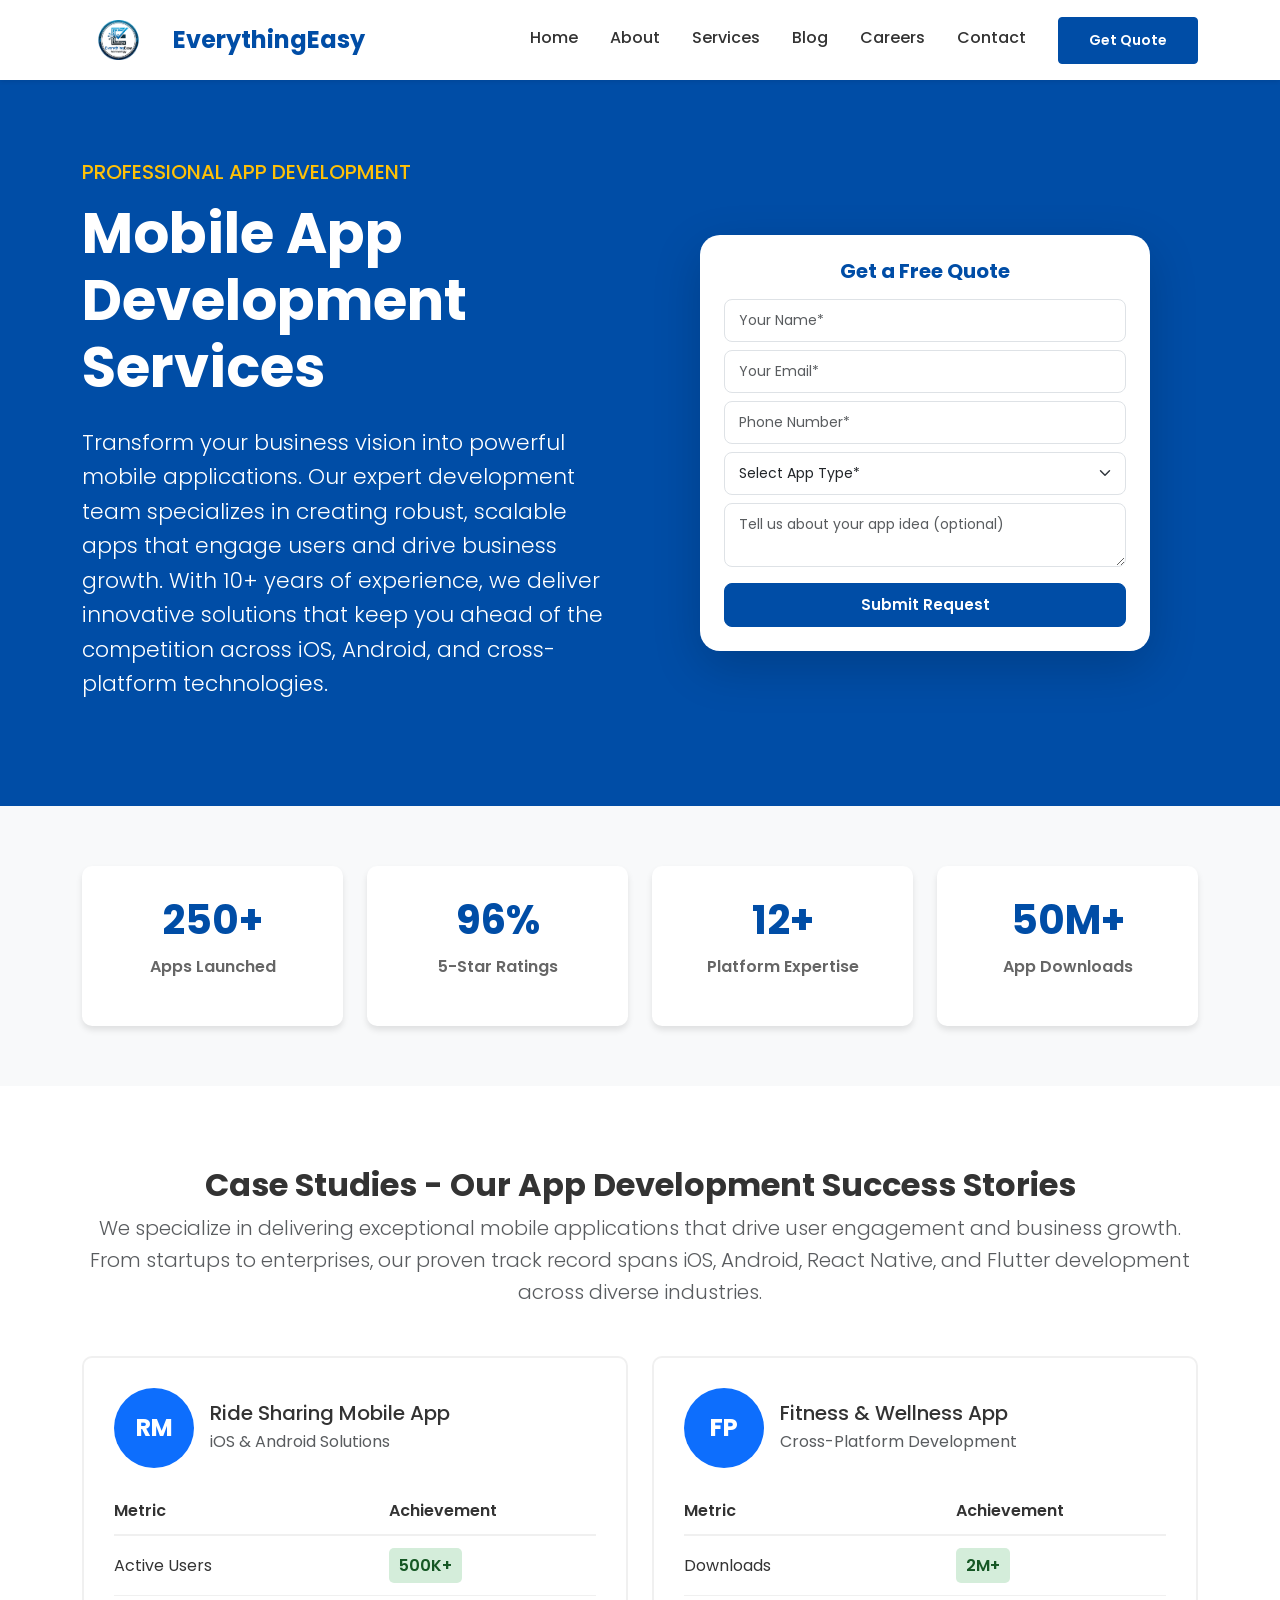
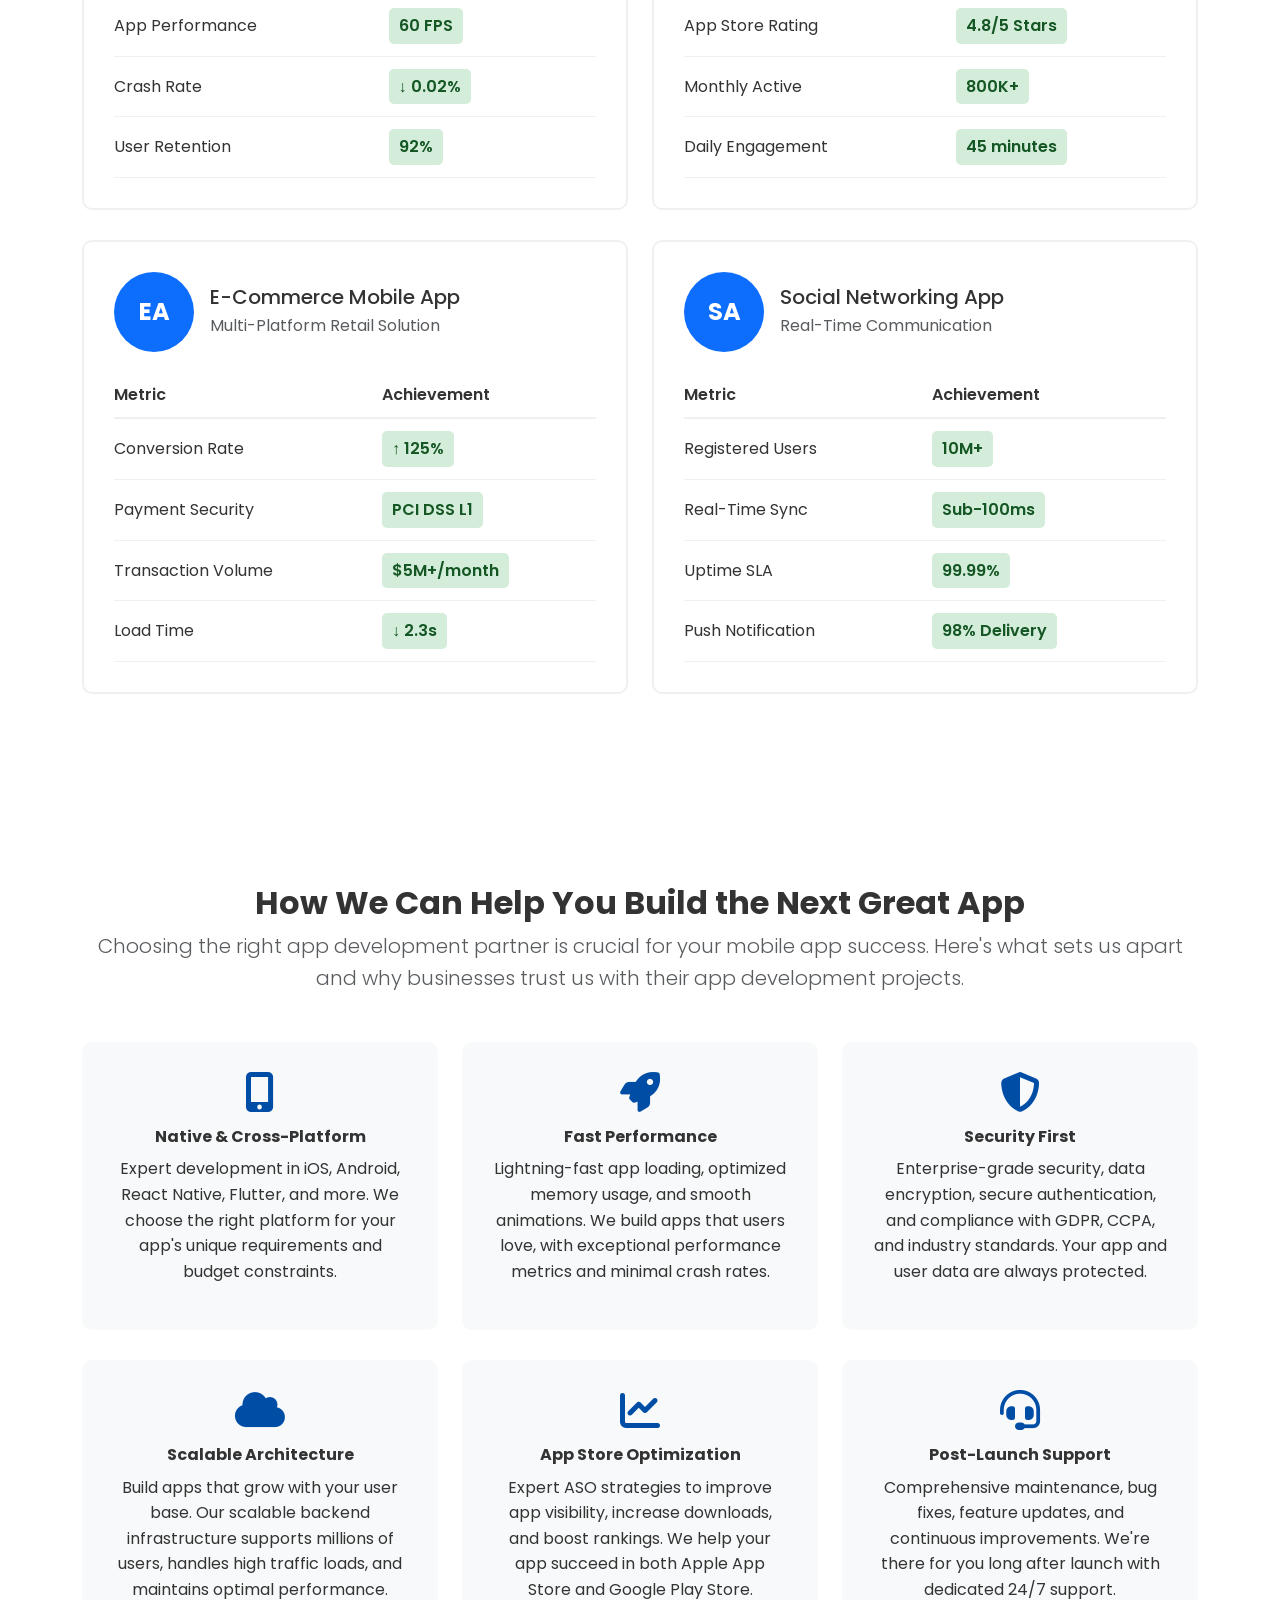
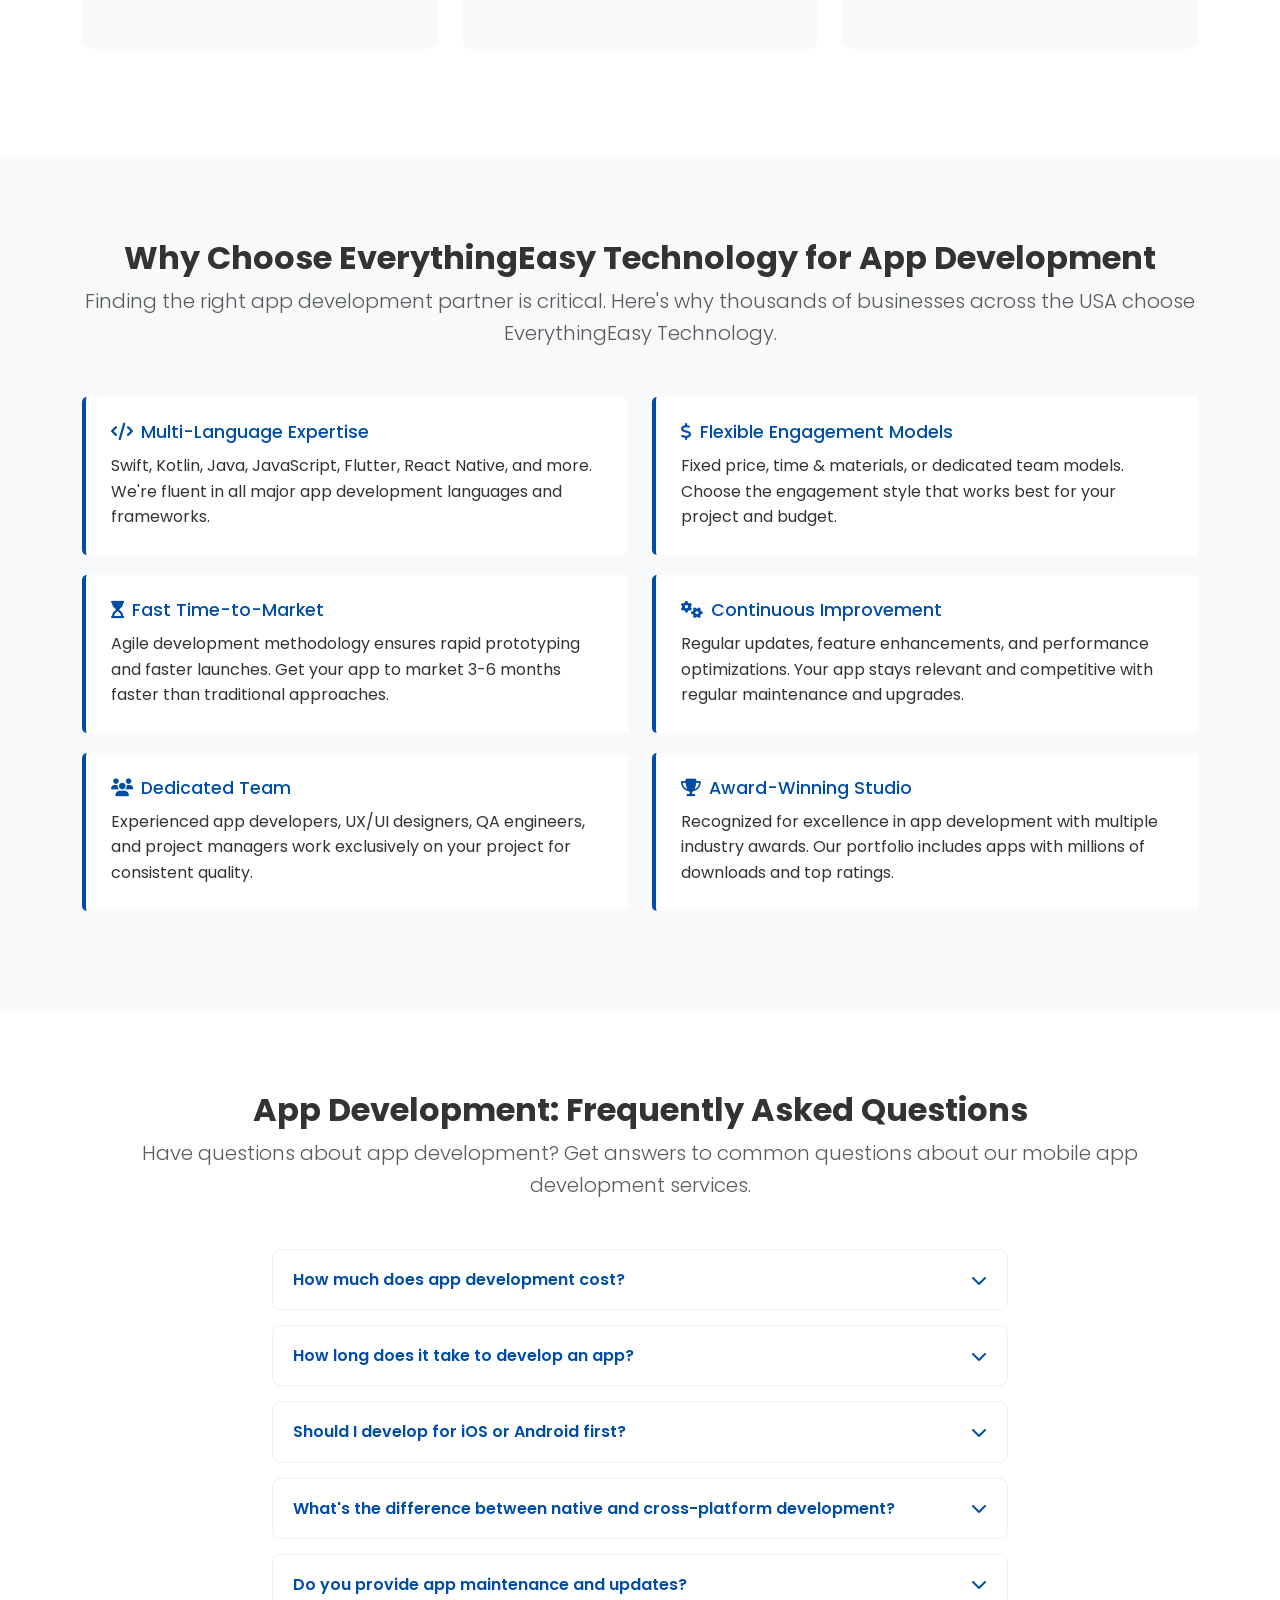
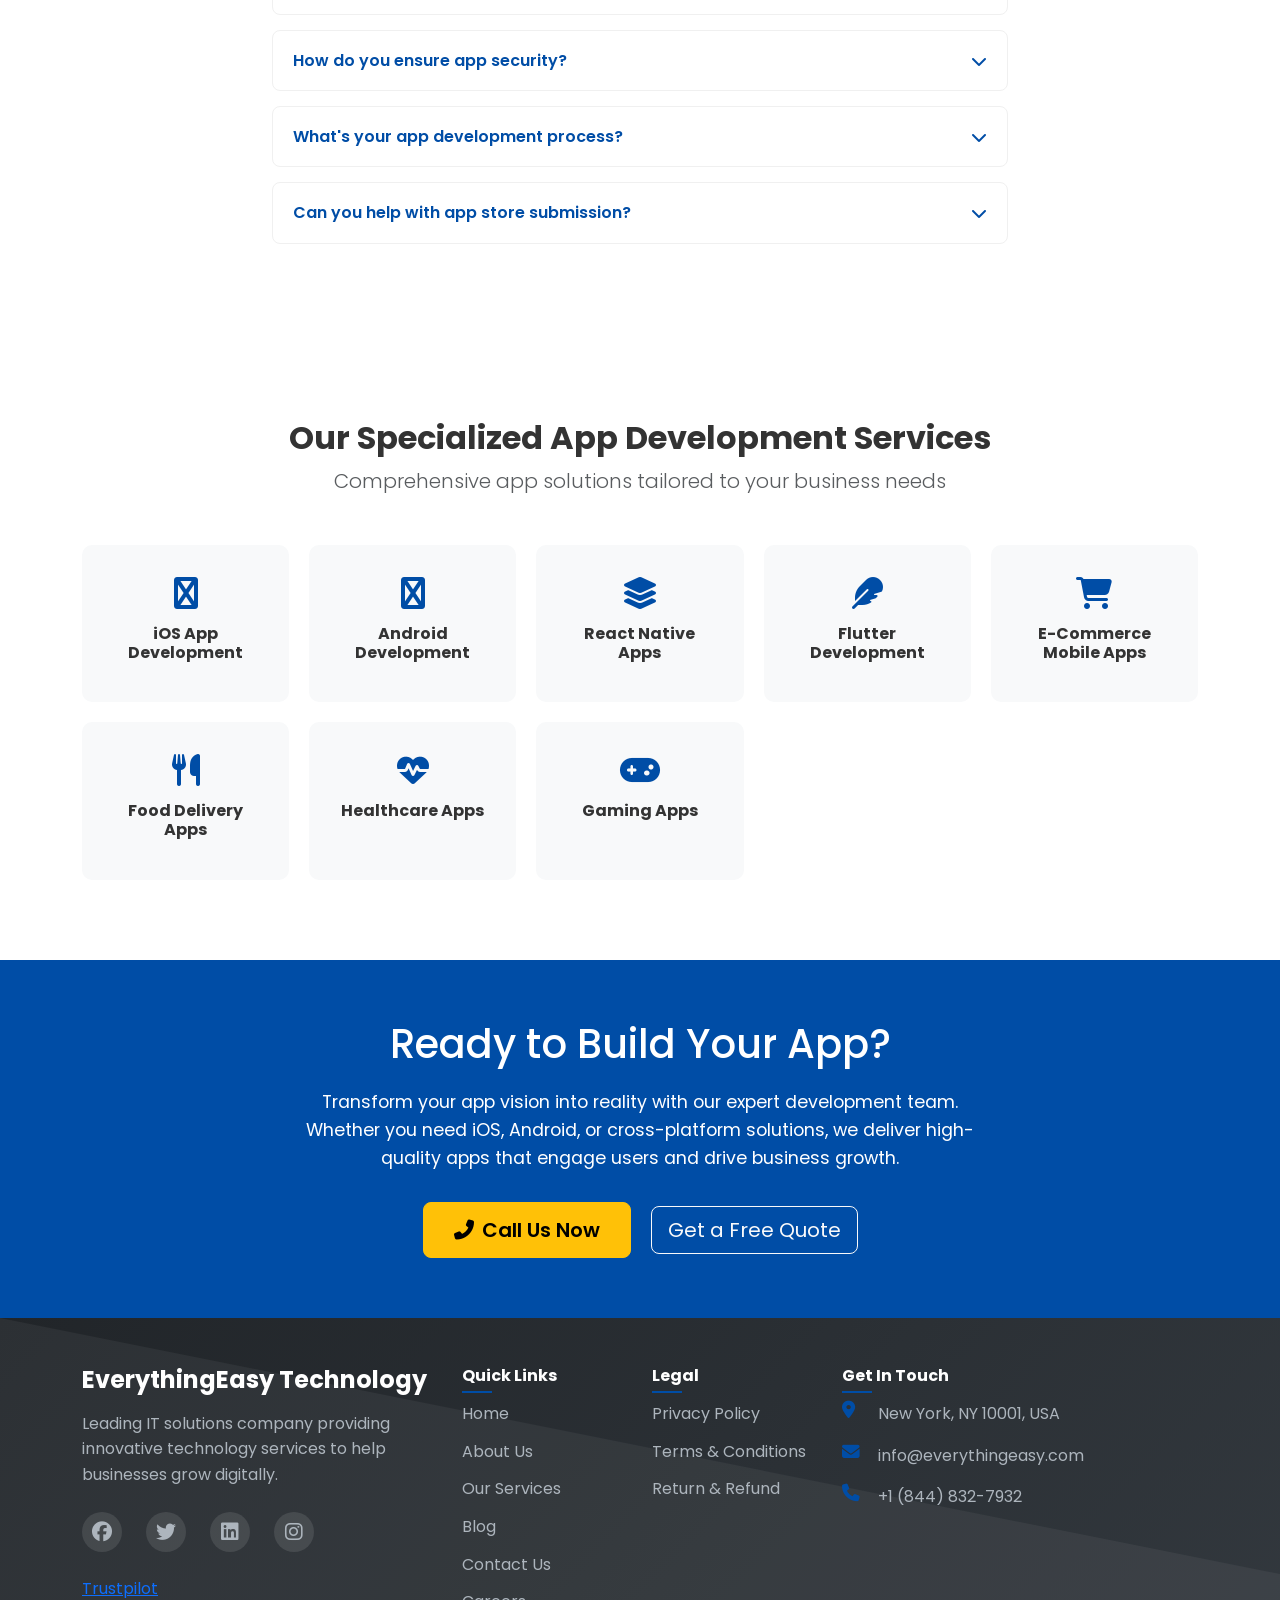
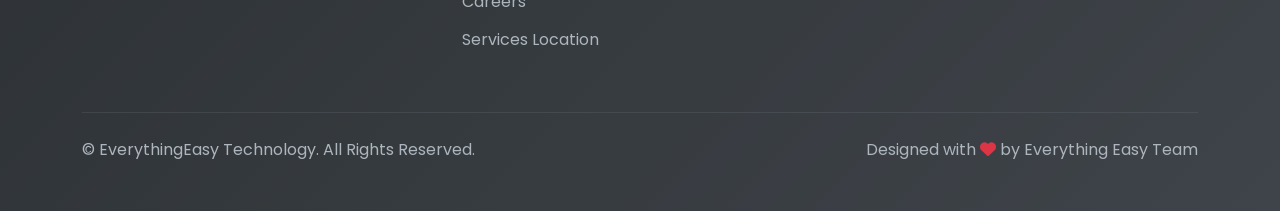
<file: app-development.html>
<!doctype html>
<html lang="en">
  <head>
    <meta charset="UTF-8" />
    <meta
      name="viewport"
      content="width=device-width, initial-scale=1.0, maximum-scale=5.0, user-scalable=yes"
    />
    <meta name="mobile-web-app-capable" content="yes" />
    <meta name="apple-mobile-web-app-capable" content="yes" />
    <meta name="apple-mobile-web-app-status-bar-style" content="default" />
    <meta name="theme-color" content="#0066cc" />
    <title>App Development Services - EverythingEasy Technology USA</title>
    <meta
      name="description"
      content="Professional mobile app development services in the USA. Native iOS, Android, and cross-platform solutions for your business needs."
    />
    <meta
      name="keywords"
      content="app development, mobile app development, iOS development, Android development, cross-platform apps"
    />
    <meta name="author" content="EverythingEasy" />
    <meta name="robots" content="index, follow" />
    <meta name="googlebot" content="index, follow" />
    <link
      rel="canonical"
      href="https://everythingeasy-usa.com/app-development.html"
    />

    <!-- Open Graph / Social -->
    <meta
      property="og:title"
      content="Professional App Development Services - EverythingEasy Technology USA"
    />
    <meta
      property="og:description"
      content="Get expert mobile app development services with proven results and modern technologies."
    />
    <meta property="og:type" content="website" />
    <meta property="og:site_name" content="EverythingEasy Technology USA" />

    <!-- Twitter -->
    <meta name="twitter:card" content="summary_large_image" />
    <meta
      name="twitter:title"
      content="Professional App Development Services - EverythingEasy Technology USA"
    />
    <meta
      name="twitter:description"
      content="Get expert mobile app development services with proven results and modern technologies."
    />

    <!-- CSS -->
    <link
      href="https://cdnjs.cloudflare.com/ajax/libs/bootstrap/5.3.2/css/bootstrap.min.css"
      rel="stylesheet"
    />
    <link
      href="https://cdnjs.cloudflare.com/ajax/libs/font-awesome/6.4.0/css/all.min.css"
      rel="stylesheet"
    />
    <link
      href="https://fonts.googleapis.com/css2?family=Poppins:wght@300;400;600;700&display=swap"
      rel="stylesheet"
    />
    <link href="css/style.css" rel="stylesheet" />

    <style>
      .service-hero {
        background: #004da6;
        color: white;
        padding: 80px 0;
        margin-top: 80px;
      }

      .service-hero h1 {
        line-height: 1.2;
        margin-bottom: 20px;
      }

      .metrics-section {
        background: #f8f9fa;
        padding: 60px 0;
      }

      .metric-box {
        text-align: center;
        padding: 30px;
        background: white;
        border-radius: 10px;
        box-shadow: 0 4px 6px rgba(0, 0, 0, 0.1);
      }

      .metric-box h2 {
        font-size: 2.5rem;
        color: #004da6;
        font-weight: 700;
        margin-bottom: 10px;
      }

      .metric-box p {
        color: #666;
        font-weight: 600;
      }

      .case-study-section {
        padding: 80px 0;
      }

      .case-study-card {
        background: white;
        border: 2px solid #f0f0f0;
        border-radius: 10px;
        padding: 30px;
        margin-bottom: 30px;
        transition: all 0.3s ease;
      }

      .case-study-card:hover {
        border-color: #004da6;
        box-shadow: 0 8px 20px rgba(0, 0, 0, 0.1);
      }

      .results-table {
        width: 100%;
        margin-top: 20px;
      }

      .results-table thead th {
        border-bottom: 2px solid #f0f0f0;
        padding: 10px 0;
        color: #333;
        font-weight: 600;
      }

      .results-table td {
        padding: 12px 0;
        border-bottom: 1px solid #f0f0f0;
      }

      .badge-success {
        display: inline-block;
        background: #d4edda;
        color: #155724;
        padding: 5px 10px;
        border-radius: 5px;
        font-weight: 600;
      }

      .how-we-help {
        padding: 80px 0;
        background: white;
      }

      .help-card {
        text-align: center;
        padding: 30px;
        margin-bottom: 30px;
        border-radius: 10px;
        background: #f8f9fa;
        transition: all 0.3s ease;
      }

      .help-card:hover {
        background: #004da6;
        color: white;
        transform: translateY(-5px);
      }

      .help-card i {
        font-size: 2.5rem;
        color: #004da6;
        margin-bottom: 15px;
      }

      .help-card:hover i {
        color: white;
      }

      .help-card h6 {
        font-weight: 700;
        margin-bottom: 10px;
      }

      .why-choose {
        padding: 80px 0;
        background: #f8f9fa;
      }

      .choose-card {
        background: white;
        border-left: 4px solid #004da6;
        padding: 25px;
        margin-bottom: 20px;
        border-radius: 5px;
      }

      .choose-card h5 {
        font-size: 1.1rem;
        margin-bottom: 10px;
        color: #004da6;
      }

      .boost-cta {
        background: #004da6;
        color: white;
        padding: 60px 0;
        text-align: center;
      }

      .boost-cta h2 {
        font-size: 2.5rem;
        margin-bottom: 20px;
      }

      .boost-cta p {
        font-size: 1.1rem;
        margin-bottom: 30px;
        max-width: 700px;
        margin-left: auto;
        margin-right: auto;
      }

      .faq-section {
        padding: 80px 0;
      }

      .faq-item {
        background: white;
        border: 1px solid #f0f0f0;
        border-radius: 8px;
        padding: 20px;
        margin-bottom: 15px;
        cursor: pointer;
        transition: all 0.3s ease;
      }

      .faq-item:hover {
        border-color: #004da6;
        box-shadow: 0 4px 12px rgba(0, 0, 0, 0.1);
      }

      .faq-item h6 {
        display: flex;
        justify-content: space-between;
        align-items: center;
        margin: 0;
        font-weight: 600;
        color: #004da6;
      }

      .faq-answer {
        display: none;
        margin-top: 15px;
        padding-top: 15px;
        border-top: 1px solid #f0f0f0;
      }

      .faq-item.active .faq-answer {
        display: block;
      }

      .faq-item.active h6 i {
        transform: rotate(180deg);
      }

      .faq-item h6 i {
        transition: transform 0.3s ease;
        color: #004da6;
      }

      .specialized-services {
        padding: 80px 0;
        background: white;
      }

      .service-grid {
        display: grid;
        grid-template-columns: repeat(auto-fit, minmax(200px, 1fr));
        gap: 20px;
      }

      .service-card-item {
        background: #f8f9fa;
        padding: 30px;
        border-radius: 10px;
        text-align: center;
        text-decoration: none;
        color: inherit;
        transition: all 0.3s ease;
        border: 2px solid transparent;
      }

      .service-card-item:hover {
        background: #004da6;
        color: white;
        border-color: #004da6;
        transform: translateY(-5px);
      }

      .service-card-item i {
        font-size: 2rem;
        color: #004da6;
        margin-bottom: 15px;
      }

      .service-card-item:hover i {
        color: white;
      }

      .service-card-item h6 {
        font-weight: 700;
      }
    </style>
  </head>

  <body>
    <div id="navbar-container"></div>
    <script src="js/navigation.js"></script>

    <!-- Hero Section -->
    <section class="service-hero" id="app-hero">
      <div class="container">
        <div class="row align-items-center">
          <div class="col-lg-6">
            <div class="hero-content">
              <h5 class="text-warning mb-3">PROFESSIONAL APP DEVELOPMENT</h5>
              <h1 class="display-4 fw-bold mb-4 text-white">
                Mobile App Development Services
              </h1>
              <p class="lead mb-4 text-white" style="font-size: 1.35rem">
                Transform your business vision into powerful mobile
                applications. Our expert development team specializes in
                creating robust, scalable apps that engage users and drive
                business growth. With 10+ years of experience, we deliver
                innovative solutions that keep you ahead of the competition
                across iOS, Android, and cross-platform technologies.
              </p>
            </div>
          </div>

          <div class="col-lg-5 col-md-8 col-sm-10 mx-auto">
            <div
              class="card shadow-lg border-0"
              style="
                border-radius: 20px;
                max-width: 450px;
                margin-left: auto;
                margin-right: auto;
              "
              id="hero-contact-form"
            >
              <div class="card-body p-3 p-md-4">
                <h4
                  class="fw-bold mb-3 text-center"
                  style="color: #004da6; font-size: 1.25rem"
                >
                  Get a Free Quote
                </h4>
                <form id="heroQuoteForm" class="hero-quote-form">
                  <div class="mb-2">
                    <input
                      type="text"
                      class="form-control"
                      id="heroName"
                      name="name"
                      placeholder="Your Name*"
                      required
                      style="
                        border-radius: 8px;
                        width: 100%;
                        box-sizing: border-box;
                        padding: 10px 14px;
                        font-size: 14px;
                      "
                    />
                  </div>
                  <div class="mb-2">
                    <input
                      type="email"
                      class="form-control"
                      id="heroEmail"
                      name="email"
                      placeholder="Your Email*"
                      required
                      style="
                        border-radius: 8px;
                        width: 100%;
                        box-sizing: border-box;
                        padding: 10px 14px;
                        font-size: 14px;
                      "
                    />
                  </div>
                  <div class="mb-2">
                    <input
                      type="tel"
                      class="form-control"
                      id="heroPhone"
                      name="phone"
                      placeholder="Phone Number*"
                      required
                      style="
                        border-radius: 8px;
                        width: 100%;
                        box-sizing: border-box;
                        padding: 10px 14px;
                        font-size: 14px;
                      "
                    />
                  </div>
                  <div class="mb-2">
                    <select
                      class="form-select"
                      id="heroService"
                      name="service"
                      required
                      style="
                        border-radius: 8px;
                        width: 100%;
                        box-sizing: border-box;
                        padding: 10px 14px;
                        font-size: 14px;
                      "
                    >
                      <option value="">Select App Type*</option>
                      <option value="ios-development">
                        iOS App Development
                      </option>
                      <option value="android-development">
                        Android Development
                      </option>
                      <option value="cross-platform">
                        Cross-Platform Apps (React Native)
                      </option>
                      <option value="flutter">Flutter App Development</option>
                      <option value="app-maintenance">
                        App Maintenance & Support
                      </option>
                      <option value="app-consulting">
                        App Strategy Consulting
                      </option>
                      <option value="other">Other</option>
                    </select>
                  </div>
                  <div class="mb-3">
                    <textarea
                      class="form-control"
                      id="heroMessage"
                      name="message"
                      rows="2"
                      placeholder="Tell us about your app idea (optional)"
                      style="
                        border-radius: 8px;
                        width: 100%;
                        box-sizing: border-box;
                        padding: 10px 14px;
                        font-size: 14px;
                      "
                    ></textarea>
                  </div>
                  <button
                    type="submit"
                    class="btn btn-primary w-100"
                    style="
                      border-radius: 8px;
                      padding: 10px;
                      font-size: 15px;
                      font-weight: 600;
                    "
                  >
                    Submit Request
                  </button>
                  <div id="heroFormResult" class="mt-2 d-none"></div>
                </form>
              </div>
            </div>
          </div>
        </div>
      </div>
    </section>

    <!-- Metrics Section -->
    <section class="metrics-section">
      <div class="container">
        <div class="row">
          <div class="col-md-3 col-6">
            <div class="metric-box">
              <h2>250+</h2>
              <p>Apps Launched</p>
            </div>
          </div>
          <div class="col-md-3 col-6">
            <div class="metric-box">
              <h2>96%</h2>
              <p>5-Star Ratings</p>
            </div>
          </div>
          <div class="col-md-3 col-6">
            <div class="metric-box">
              <h2>12+</h2>
              <p>Platform Expertise</p>
            </div>
          </div>
          <div class="col-md-3 col-6">
            <div class="metric-box">
              <h2>50M+</h2>
              <p>App Downloads</p>
            </div>
          </div>
        </div>
      </div>
    </section>

    <!-- Case Studies Section -->
    <section class="case-study-section">
      <div class="container">
        <div class="text-center mb-5">
          <h2 class="fw-bold">
            Case Studies - Our App Development Success Stories
          </h2>
          <p class="lead text-muted">
            We specialize in delivering exceptional mobile applications that
            drive user engagement and business growth. From startups to
            enterprises, our proven track record spans iOS, Android, React
            Native, and Flutter development across diverse industries.
          </p>
        </div>

        <div class="row">
          <!-- Case Study 1 -->
          <div class="col-lg-6">
            <div class="case-study-card">
              <div class="d-flex align-items-center mb-3">
                <div
                  class="bg-primary text-white rounded-circle d-flex align-items-center justify-content-center"
                  style="
                    width: 80px;
                    height: 80px;
                    font-size: 24px;
                    font-weight: 700;
                  "
                >
                  RM
                </div>
                <div class="ms-3">
                  <h5 class="mb-1">Ride Sharing Mobile App</h5>
                  <p class="text-muted mb-0">iOS & Android Solutions</p>
                </div>
              </div>
              <table class="results-table">
                <thead>
                  <tr>
                    <th>Metric</th>
                    <th>Achievement</th>
                  </tr>
                </thead>
                <tbody>
                  <tr>
                    <td>Active Users</td>
                    <td><span class="badge-success">500K+</span></td>
                  </tr>
                  <tr>
                    <td>App Performance</td>
                    <td><span class="badge-success">60 FPS</span></td>
                  </tr>
                  <tr>
                    <td>Crash Rate</td>
                    <td><span class="badge-success">↓ 0.02%</span></td>
                  </tr>
                  <tr>
                    <td>User Retention</td>
                    <td><span class="badge-success">92%</span></td>
                  </tr>
                </tbody>
              </table>
            </div>
          </div>

          <!-- Case Study 2 -->
          <div class="col-lg-6">
            <div class="case-study-card">
              <div class="d-flex align-items-center mb-3">
                <div
                  class="bg-primary text-white rounded-circle d-flex align-items-center justify-content-center"
                  style="
                    width: 80px;
                    height: 80px;
                    font-size: 24px;
                    font-weight: 700;
                  "
                >
                  FP
                </div>
                <div class="ms-3">
                  <h5 class="mb-1">Fitness & Wellness App</h5>
                  <p class="text-muted mb-0">Cross-Platform Development</p>
                </div>
              </div>
              <table class="results-table">
                <thead>
                  <tr>
                    <th>Metric</th>
                    <th>Achievement</th>
                  </tr>
                </thead>
                <tbody>
                  <tr>
                    <td>Downloads</td>
                    <td><span class="badge-success">2M+</span></td>
                  </tr>
                  <tr>
                    <td>App Store Rating</td>
                    <td><span class="badge-success">4.8/5 Stars</span></td>
                  </tr>
                  <tr>
                    <td>Monthly Active</td>
                    <td><span class="badge-success">800K+</span></td>
                  </tr>
                  <tr>
                    <td>Daily Engagement</td>
                    <td><span class="badge-success">45 minutes</span></td>
                  </tr>
                </tbody>
              </table>
            </div>
          </div>

          <!-- Case Study 3 -->
          <div class="col-lg-6">
            <div class="case-study-card">
              <div class="d-flex align-items-center mb-3">
                <div
                  class="bg-primary text-white rounded-circle d-flex align-items-center justify-content-center"
                  style="
                    width: 80px;
                    height: 80px;
                    font-size: 24px;
                    font-weight: 700;
                  "
                >
                  EA
                </div>
                <div class="ms-3">
                  <h5 class="mb-1">E-Commerce Mobile App</h5>
                  <p class="text-muted mb-0">Multi-Platform Retail Solution</p>
                </div>
              </div>
              <table class="results-table">
                <thead>
                  <tr>
                    <th>Metric</th>
                    <th>Achievement</th>
                  </tr>
                </thead>
                <tbody>
                  <tr>
                    <td>Conversion Rate</td>
                    <td><span class="badge-success">↑ 125%</span></td>
                  </tr>
                  <tr>
                    <td>Payment Security</td>
                    <td><span class="badge-success">PCI DSS L1</span></td>
                  </tr>
                  <tr>
                    <td>Transaction Volume</td>
                    <td><span class="badge-success">$5M+/month</span></td>
                  </tr>
                  <tr>
                    <td>Load Time</td>
                    <td><span class="badge-success">↓ 2.3s</span></td>
                  </tr>
                </tbody>
              </table>
            </div>
          </div>

          <!-- Case Study 4 -->
          <div class="col-lg-6">
            <div class="case-study-card">
              <div class="d-flex align-items-center mb-3">
                <div
                  class="bg-primary text-white rounded-circle d-flex align-items-center justify-content-center"
                  style="
                    width: 80px;
                    height: 80px;
                    font-size: 24px;
                    font-weight: 700;
                  "
                >
                  SA
                </div>
                <div class="ms-3">
                  <h5 class="mb-1">Social Networking App</h5>
                  <p class="text-muted mb-0">Real-Time Communication</p>
                </div>
              </div>
              <table class="results-table">
                <thead>
                  <tr>
                    <th>Metric</th>
                    <th>Achievement</th>
                  </tr>
                </thead>
                <tbody>
                  <tr>
                    <td>Registered Users</td>
                    <td><span class="badge-success">10M+</span></td>
                  </tr>
                  <tr>
                    <td>Real-Time Sync</td>
                    <td><span class="badge-success">Sub-100ms</span></td>
                  </tr>
                  <tr>
                    <td>Uptime SLA</td>
                    <td><span class="badge-success">99.99%</span></td>
                  </tr>
                  <tr>
                    <td>Push Notification</td>
                    <td><span class="badge-success">98% Delivery</span></td>
                  </tr>
                </tbody>
              </table>
            </div>
          </div>
        </div>
      </div>
    </section>

    <!-- How We Can Help Section -->
    <section class="how-we-help">
      <div class="container">
        <div class="text-center mb-5">
          <h2 class="fw-bold">How We Can Help You Build the Next Great App</h2>
          <p class="lead text-muted">
            Choosing the right app development partner is crucial for your
            mobile app success. Here's what sets us apart and why businesses
            trust us with their app development projects.
          </p>
        </div>

        <div class="row">
          <div class="col-lg-4 col-md-6">
            <div class="help-card">
              <i class="fas fa-mobile-alt"></i>
              <h6>Native & Cross-Platform</h6>
              <p>
                Expert development in iOS, Android, React Native, Flutter, and
                more. We choose the right platform for your app's unique
                requirements and budget constraints.
              </p>
            </div>
          </div>

          <div class="col-lg-4 col-md-6">
            <div class="help-card">
              <i class="fas fa-rocket"></i>
              <h6>Fast Performance</h6>
              <p>
                Lightning-fast app loading, optimized memory usage, and smooth
                animations. We build apps that users love, with exceptional
                performance metrics and minimal crash rates.
              </p>
            </div>
          </div>

          <div class="col-lg-4 col-md-6">
            <div class="help-card">
              <i class="fas fa-shield-alt"></i>
              <h6>Security First</h6>
              <p>
                Enterprise-grade security, data encryption, secure
                authentication, and compliance with GDPR, CCPA, and industry
                standards. Your app and user data are always protected.
              </p>
            </div>
          </div>

          <div class="col-lg-4 col-md-6">
            <div class="help-card">
              <i class="fas fa-cloud"></i>
              <h6>Scalable Architecture</h6>
              <p>
                Build apps that grow with your user base. Our scalable backend
                infrastructure supports millions of users, handles high traffic
                loads, and maintains optimal performance.
              </p>
            </div>
          </div>

          <div class="col-lg-4 col-md-6">
            <div class="help-card">
              <i class="fas fa-chart-line"></i>
              <h6>App Store Optimization</h6>
              <p>
                Expert ASO strategies to improve app visibility, increase
                downloads, and boost rankings. We help your app succeed in both
                Apple App Store and Google Play Store.
              </p>
            </div>
          </div>

          <div class="col-lg-4 col-md-6">
            <div class="help-card">
              <i class="fas fa-headset"></i>
              <h6>Post-Launch Support</h6>
              <p>
                Comprehensive maintenance, bug fixes, feature updates, and
                continuous improvements. We're there for you long after launch
                with dedicated 24/7 support.
              </p>
            </div>
          </div>
        </div>
      </div>
    </section>

    <!-- Why Choose Us Section -->
    <section class="why-choose">
      <div class="container">
        <div class="text-center mb-5">
          <h2 class="fw-bold">
            Why Choose EverythingEasy Technology for App Development
          </h2>
          <p class="lead text-muted">
            Finding the right app development partner is critical. Here's why
            thousands of businesses across the USA choose EverythingEasy
            Technology.
          </p>
        </div>

        <div class="row">
          <div class="col-lg-6">
            <div class="choose-card">
              <h5><i class="fas fa-code me-2"></i>Multi-Language Expertise</h5>
              <p class="mb-0">
                Swift, Kotlin, Java, JavaScript, Flutter, React Native, and
                more. We're fluent in all major app development languages and
                frameworks.
              </p>
            </div>
          </div>

          <div class="col-lg-6">
            <div class="choose-card">
              <h5>
                <i class="fas fa-dollar-sign me-2"></i>Flexible Engagement
                Models
              </h5>
              <p class="mb-0">
                Fixed price, time & materials, or dedicated team models. Choose
                the engagement style that works best for your project and
                budget.
              </p>
            </div>
          </div>

          <div class="col-lg-6">
            <div class="choose-card">
              <h5>
                <i class="fas fa-hourglass-start me-2"></i>Fast Time-to-Market
              </h5>
              <p class="mb-0">
                Agile development methodology ensures rapid prototyping and
                faster launches. Get your app to market 3-6 months faster than
                traditional approaches.
              </p>
            </div>
          </div>

          <div class="col-lg-6">
            <div class="choose-card">
              <h5><i class="fas fa-cogs me-2"></i>Continuous Improvement</h5>
              <p class="mb-0">
                Regular updates, feature enhancements, and performance
                optimizations. Your app stays relevant and competitive with
                regular maintenance and upgrades.
              </p>
            </div>
          </div>

          <div class="col-lg-6">
            <div class="choose-card">
              <h5><i class="fas fa-users me-2"></i>Dedicated Team</h5>
              <p class="mb-0">
                Experienced app developers, UX/UI designers, QA engineers, and
                project managers work exclusively on your project for consistent
                quality.
              </p>
            </div>
          </div>

          <div class="col-lg-6">
            <div class="choose-card">
              <h5><i class="fas fa-trophy me-2"></i>Award-Winning Studio</h5>
              <p class="mb-0">
                Recognized for excellence in app development with multiple
                industry awards. Our portfolio includes apps with millions of
                downloads and top ratings.
              </p>
            </div>
          </div>
        </div>
      </div>
    </section>

    <!-- FAQ Section -->
    <section class="faq-section">
      <div class="container">
        <div class="text-center mb-5">
          <h2 class="fw-bold">App Development: Frequently Asked Questions</h2>
          <p class="lead text-muted">
            Have questions about app development? Get answers to common
            questions about our mobile app development services.
          </p>
        </div>

        <div class="row">
          <div class="col-lg-8 mx-auto">
            <div class="faq-item" onclick="toggleFaq(this)">
              <h6>
                How much does app development cost?
                <i class="fas fa-chevron-down"></i>
              </h6>
              <div class="faq-answer">
                <p>
                  App development costs depend on complexity, features,
                  platforms, and design requirements. A simple MVP might cost
                  $15K-$30K, while a full-featured iOS and Android app can range
                  from $50K-$150K+. We provide detailed quotes after
                  understanding your requirements.
                </p>
              </div>
            </div>

            <div class="faq-item" onclick="toggleFaq(this)">
              <h6>
                How long does it take to develop an app?
                <i class="fas fa-chevron-down"></i>
              </h6>
              <div class="faq-answer">
                <p>
                  A simple app can take 3-6 months, while more complex
                  applications take 6-12 months or longer. We use agile
                  methodology for faster iteration and regular delivery of
                  working features throughout the development process.
                </p>
              </div>
            </div>

            <div class="faq-item" onclick="toggleFaq(this)">
              <h6>
                Should I develop for iOS or Android first?
                <i class="fas fa-chevron-down"></i>
              </h6>
              <div class="faq-answer">
                <p>
                  It depends on your target audience. iOS users typically have
                  higher spending power, while Android has larger market share.
                  We recommend starting with your primary market audience and
                  expanding to other platforms later using cross-platform
                  solutions like React Native or Flutter.
                </p>
              </div>
            </div>

            <div class="faq-item" onclick="toggleFaq(this)">
              <h6>
                What's the difference between native and cross-platform
                development?
                <i class="fas fa-chevron-down"></i>
              </h6>
              <div class="faq-answer">
                <p>
                  Native apps (Swift, Kotlin) offer best performance and deep OS
                  integration, while cross-platform (React Native, Flutter)
                  reduce development time and cost. We recommend native for
                  performance-critical apps and cross-platform for faster,
                  cost-effective development.
                </p>
              </div>
            </div>

            <div class="faq-item" onclick="toggleFaq(this)">
              <h6>
                Do you provide app maintenance and updates?
                <i class="fas fa-chevron-down"></i>
              </h6>
              <div class="faq-answer">
                <p>
                  Yes, we offer comprehensive maintenance and support packages.
                  This includes bug fixes, security updates, OS compatibility
                  updates, feature enhancements, and performance optimization to
                  keep your app fresh and competitive.
                </p>
              </div>
            </div>

            <div class="faq-item" onclick="toggleFaq(this)">
              <h6>
                How do you ensure app security?
                <i class="fas fa-chevron-down"></i>
              </h6>
              <div class="faq-answer">
                <p>
                  We implement enterprise-grade security including end-to-end
                  encryption, secure authentication, data protection, SSL/TLS,
                  and compliance with GDPR and CCPA. Regular security audits and
                  penetration testing ensure your app is protected against
                  vulnerabilities.
                </p>
              </div>
            </div>

            <div class="faq-item" onclick="toggleFaq(this)">
              <h6>
                What's your app development process?
                <i class="fas fa-chevron-down"></i>
              </h6>
              <div class="faq-answer">
                <p>
                  We follow: Discovery & Planning → Design & Wireframing →
                  Development (Agile sprints) → QA Testing → Beta Launch →
                  Production Release → Post-Launch Support. Regular demos and
                  reviews ensure alignment with your vision throughout
                  development.
                </p>
              </div>
            </div>

            <div class="faq-item" onclick="toggleFaq(this)">
              <h6>
                Can you help with app store submission?
                <i class="fas fa-chevron-down"></i>
              </h6>
              <div class="faq-answer">
                <p>
                  Absolutely! We handle the entire app store submission process
                  including app optimization, screenshots, descriptions, review
                  preparation, and launch coordination. We'll ensure your app
                  passes Apple App Store and Google Play guidelines smoothly.
                </p>
              </div>
            </div>
          </div>
        </div>
      </div>
    </section>

    <!-- Specialized Services Section -->
    <section class="specialized-services">
      <div class="container">
        <div class="text-center mb-5">
          <h2 class="fw-bold">Our Specialized App Development Services</h2>
          <p class="lead text-muted">
            Comprehensive app solutions tailored to your business needs
          </p>
        </div>

        <div class="service-grid">
          <a href="services.html" class="service-card-item">
            <i class="fas fa-apple"></i>
            <h6>iOS App Development</h6>
          </a>
          <a href="services.html" class="service-card-item">
            <i class="fas fa-android"></i>
            <h6>Android Development</h6>
          </a>
          <a href="services.html" class="service-card-item">
            <i class="fas fa-layer-group"></i>
            <h6>React Native Apps</h6>
          </a>
          <a href="services.html" class="service-card-item">
            <i class="fas fa-feather"></i>
            <h6>Flutter Development</h6>
          </a>
          <a href="services.html" class="service-card-item">
            <i class="fas fa-shopping-cart"></i>
            <h6>E-Commerce Mobile Apps</h6>
          </a>
          <a href="services.html" class="service-card-item">
            <i class="fas fa-utensils"></i>
            <h6>Food Delivery Apps</h6>
          </a>
          <a href="services.html" class="service-card-item">
            <i class="fas fa-heartbeat"></i>
            <h6>Healthcare Apps</h6>
          </a>
          <a href="services.html" class="service-card-item">
            <i class="fas fa-gamepad"></i>
            <h6>Gaming Apps</h6>
          </a>
        </div>
      </div>
    </section>

    <!-- CTA Section -->
    <section class="boost-cta">
      <div class="container">
        <h2>Ready to Build Your App?</h2>
        <p>
          Transform your app vision into reality with our expert development
          team. Whether you need iOS, Android, or cross-platform solutions, we
          deliver high-quality apps that engage users and drive business growth.
        </p>
        <a href="tel:+18443299832" class="btn btn-warning btn-lg me-3">
          <i class="fas fa-phone-alt me-2"></i>Call Us Now
        </a>
        <a href="#app-hero" class="btn btn-outline-light btn-lg">
          Get a Free Quote
        </a>
      </div>
    </section>

    <div id="footer-container"></div>

    <!-- Bootstrap JS -->
    <script src="https://cdnjs.cloudflare.com/ajax/libs/bootstrap/5.3.2/js/bootstrap.bundle.min.js"></script>

    <script>
      function setActiveNavLink() {
        const currentPagePath = window.location.pathname;
        const currentPage = currentPagePath.split("/").pop();
        const navLinks = document.querySelectorAll(
          ".navbar-nav .nav-link:not(.btn)",
        );

        navLinks.forEach((link) => {
          link.classList.remove("active");
          const href = link.getAttribute("href");
          if (
            href &&
            (href === currentPage ||
              (currentPage === "" && href === "index.html") ||
              (!currentPage && href === "index.html"))
          ) {
            link.classList.add("active");
          }
        });
      }

      fetch("navbar.html")
        .then((r) => r.text())
        .then((html) => {
          document.getElementById("navbar-container").innerHTML = html;
          setActiveNavLink();
        });

      fetch("footer.html")
        .then((r) => r.text())
        .then((html) => {
          document.getElementById("footer-container").innerHTML = html;
        });

      function toggleFaq(element) {
        element.classList.toggle("active");
      }

      document.querySelectorAll('a[href^="#"]').forEach((anchor) => {
        anchor.addEventListener("click", function (e) {
          e.preventDefault();
          const target = document.querySelector(this.getAttribute("href"));
          if (target) {
            target.scrollIntoView({
              behavior: "smooth",
              block: "start",
            });
          }
        });
      });

      const observerOptions = {
        threshold: 0.1,
        rootMargin: "0px 0px -50px 0px",
      };

      const observer = new IntersectionObserver(function (entries) {
        entries.forEach((entry) => {
          if (entry.isIntersecting) {
            entry.target.style.opacity = "1";
            entry.target.style.transform = "translateY(0)";
          }
        });
      }, observerOptions);

      document
        .querySelectorAll(".case-study-card, .help-card, .choose-card")
        .forEach((el) => {
          el.style.opacity = "0";
          el.style.transform = "translateY(20px)";
          el.style.transition = "opacity 0.6s ease, transform 0.6s ease";
          observer.observe(el);
        });

      // Form submission handler - static data
      document
        .getElementById("heroQuoteForm")
        .addEventListener("submit", function (e) {
          e.preventDefault();

          const submitBtn = this.querySelector('button[type="submit"]');
          const originalText = submitBtn.innerHTML;
          submitBtn.innerHTML =
            '<i class="fas fa-spinner fa-spin me-2"></i>Submitting...';
          submitBtn.disabled = true;

          // Simulate brief processing time
          setTimeout(() => {
            const formResult = document.getElementById("heroFormResult");
            formResult.className = "mt-2 alert alert-success";
            formResult.innerHTML =
              '<i class="fas fa-check-circle me-2"></i>Thank you! Your app development quote request has been received. We will contact you soon.';
            formResult.classList.remove("d-none");

            this.reset();
            submitBtn.innerHTML = originalText;
            submitBtn.disabled = false;

            // Hide message after 6 seconds
            setTimeout(() => {
              formResult.classList.add("d-none");
            }, 6000);
          }, 800);
        });
    </script>
  </body>
</html>
</file>
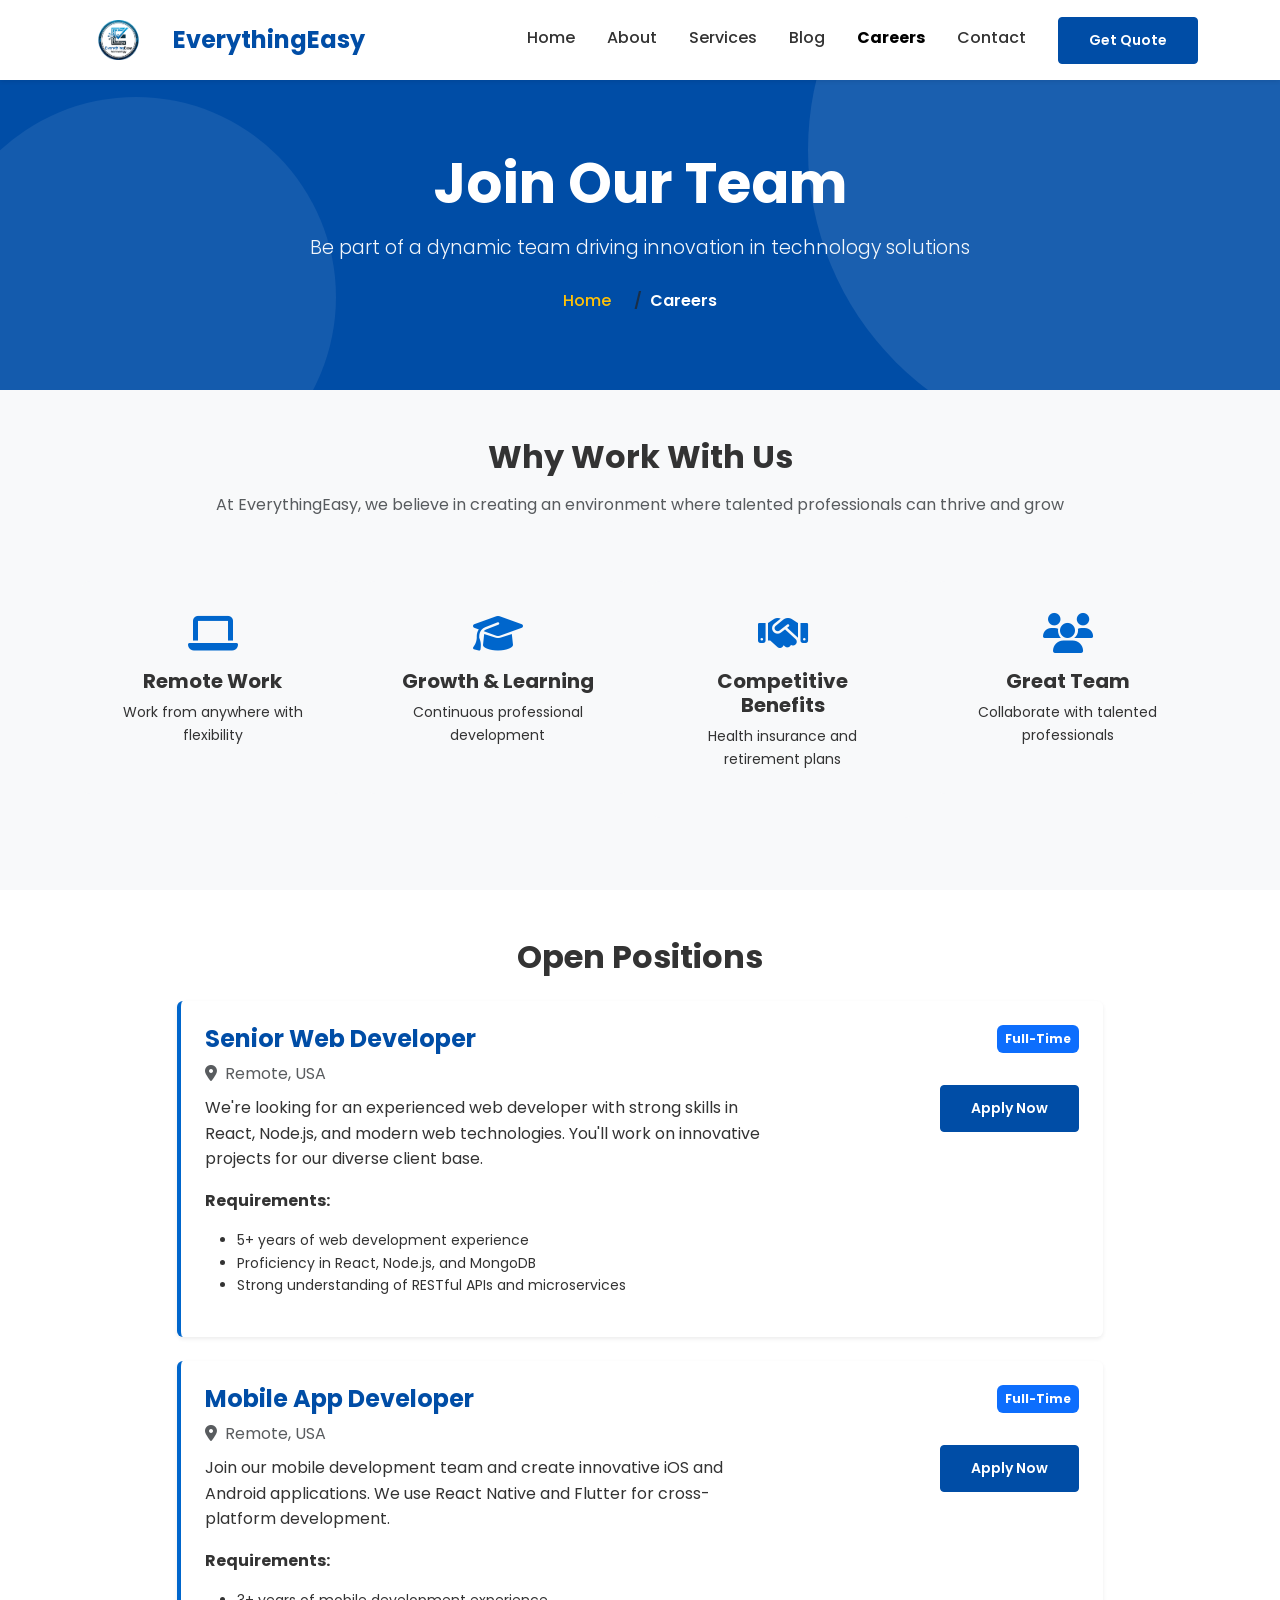
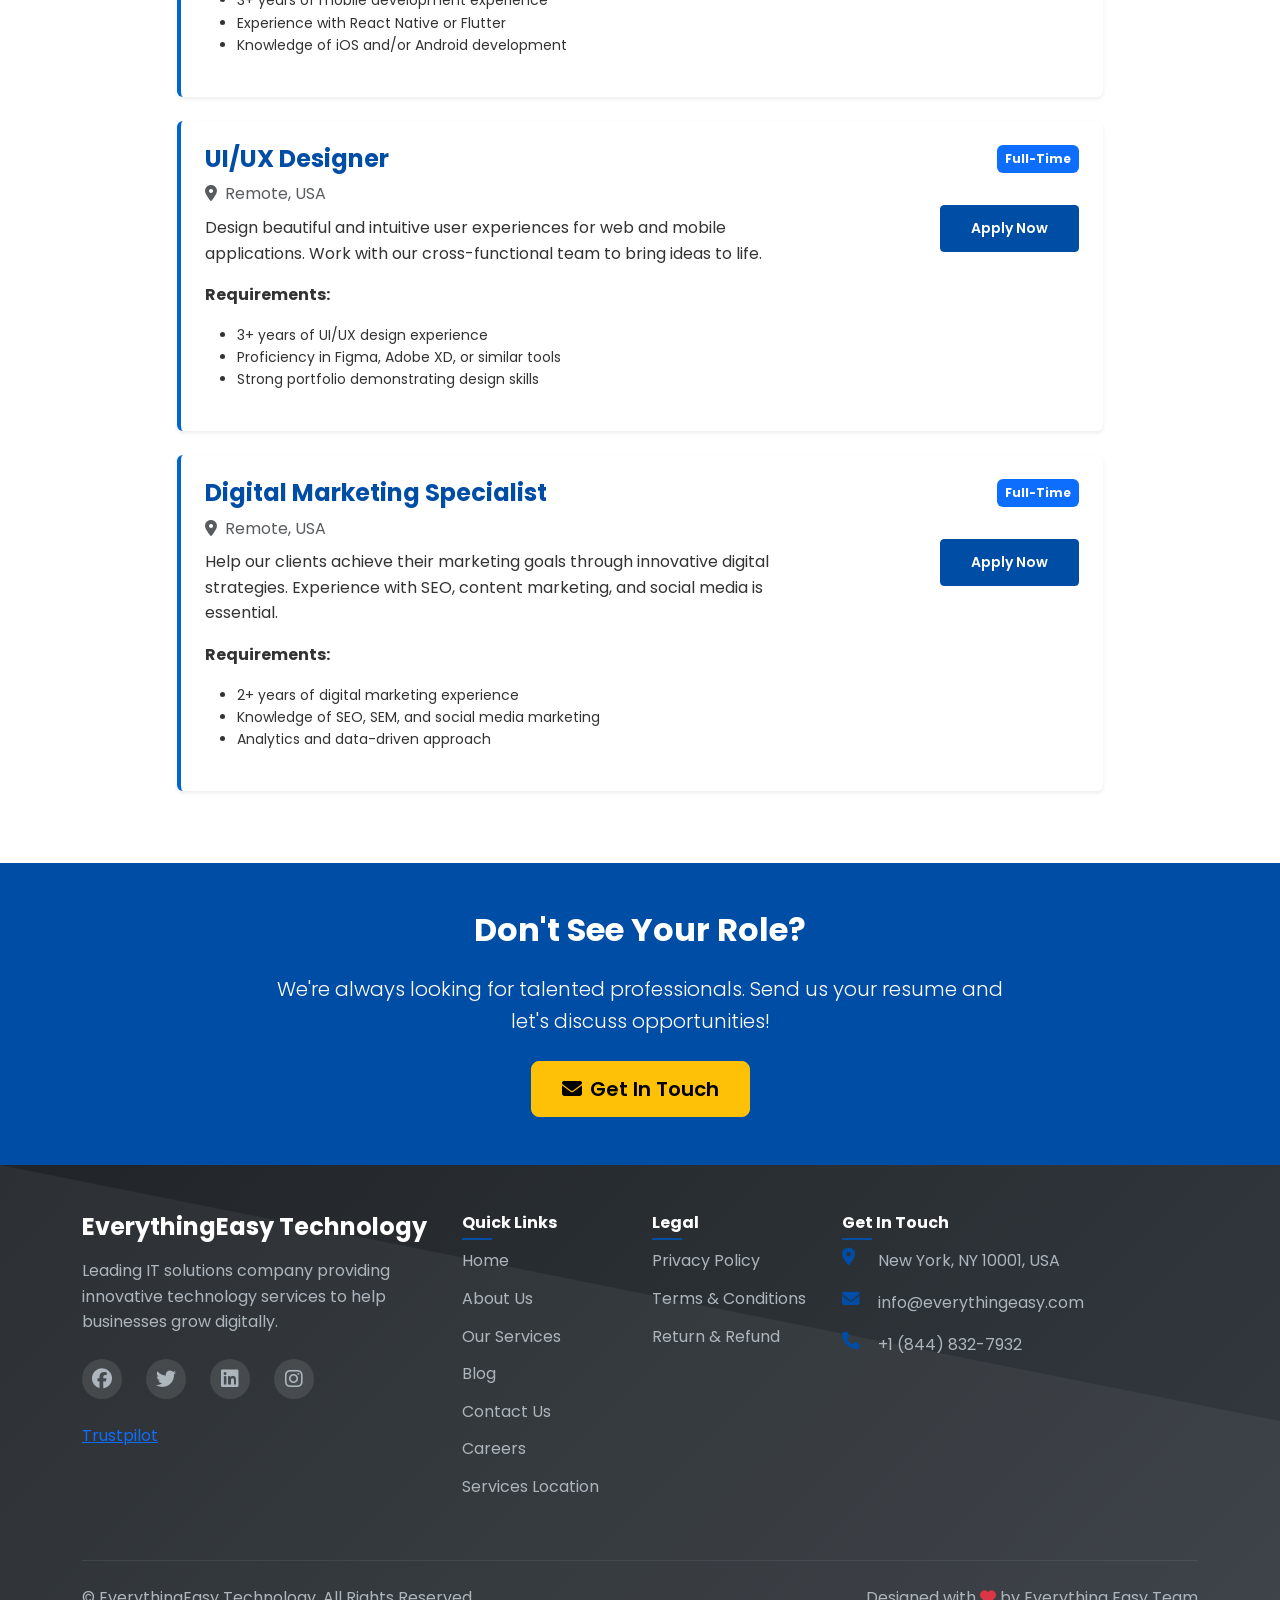
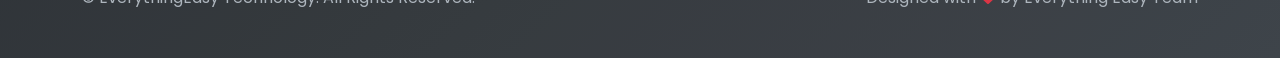
<file: career.html>
<!doctype html>
<html lang="en">
  <head>
    <meta charset="UTF-8" />
    <meta
      name="viewport"
      content="width=device-width, initial-scale=1.0, maximum-scale=5.0, user-scalable=yes"
    />
    <meta name="mobile-web-app-capable" content="yes" />
    <meta name="apple-mobile-web-app-capable" content="yes" />
    <meta name="apple-mobile-web-app-status-bar-style" content="default" />
    <meta name="theme-color" content="#0066cc" />
    <meta
      name="description"
      content="Join EverythingEasy Technology USA! Explore exciting career opportunities in web development, mobile apps, and IT solutions. Apply now!"
    />
    <meta
      name="keywords"
      content="careers, job opportunities, web developer, mobile developer, IT solutions, employment"
    />
    <title>Careers - EverythingEasy Technology USA</title>
    <link
      href="https://cdnjs.cloudflare.com/ajax/libs/bootstrap/5.3.2/css/bootstrap.min.css"
      rel="stylesheet"
    />
    <link
      href="https://cdnjs.cloudflare.com/ajax/libs/font-awesome/6.4.0/css/all.min.css"
      rel="stylesheet"
    />
    <link
      href="https://fonts.googleapis.com/css2?family=Poppins:wght@300;400;600;700&display=swap"
      rel="stylesheet"
    />
    <link href="css/style.css" rel="stylesheet" />
    <style>
      .job-card {
        transition: all 0.3s ease;
        border-left: 4px solid #0066cc;
      }
      .job-card:hover {
        box-shadow: 0 8px 20px rgba(0, 0, 0, 0.1);
        transform: translateX(5px);
      }
      .benefit-box {
        text-align: center;
        padding: 2rem;
        border-radius: 8px;
        background: #f8f9fa;
        transition: all 0.3s ease;
      }
      .benefit-box:hover {
        background: #0066cc;
        color: white;
      }
      .benefit-box i {
        font-size: 2.5rem;
        margin-bottom: 1rem;
        color: #0066cc;
      }
      .benefit-box:hover i {
        color: white;
      }
    </style>
  </head>

  <body>
    <div id="navbar-container"></div>
    <script src="js/navigation.js"></script>
    <main style="margin-top: 30px">
      <!-- Page Header -->

      <section class="page-header">
        <div class="container">
          <div class="row">
            <div class="col-12 text-center">
              <h1 class="display-4 fw-bold mb-3">Join Our Team</h1>
              <p class="lead mb-4">
                Be part of a dynamic team driving innovation in technology
                solutions
              </p>
              <nav aria-label="breadcrumb">
                <ol class="breadcrumb justify-content-center bg-transparent">
                  <li class="breadcrumb-item">
                    <a href="index.html" class="text-warning">Home</a>
                  </li>
                  <li
                    class="breadcrumb-item active text-white"
                    aria-current="page"
                  >
                    Careers
                  </li>
                </ol>
              </nav>
            </div>
          </div>
        </div>
      </section>
      <!-- Why Join Us -->
      <section class="py-5 bg-light">
        <div class="container">
          <div class="row">
            <div class="col-lg-10 mx-auto text-center mb-5">
              <h2 class="fw-bold mb-3">Why Work With Us</h2>
              <p class="text-muted">
                At EverythingEasy, we believe in creating an environment where
                talented professionals can thrive and grow
              </p>
            </div>
          </div>

          <!-- Benefits -->
          <div class="row">
            <div class="col-md-3 col-6 mb-4">
              <div class="benefit-box">
                <i class="fas fa-laptop"></i>
                <h5 class="fw-bold">Remote Work</h5>
                <p class="small">Work from anywhere with flexibility</p>
              </div>
            </div>
            <div class="col-md-3 col-6 mb-4">
              <div class="benefit-box">
                <i class="fas fa-graduation-cap"></i>
                <h5 class="fw-bold">Growth & Learning</h5>
                <p class="small">Continuous professional development</p>
              </div>
            </div>
            <div class="col-md-3 col-6 mb-4">
              <div class="benefit-box">
                <i class="fas fa-handshake"></i>
                <h5 class="fw-bold">Competitive Benefits</h5>
                <p class="small">Health insurance and retirement plans</p>
              </div>
            </div>
            <div class="col-md-3 col-6 mb-4">
              <div class="benefit-box">
                <i class="fas fa-users"></i>
                <h5 class="fw-bold">Great Team</h5>
                <p class="small">Collaborate with talented professionals</p>
              </div>
            </div>
          </div>
        </div>
      </section>

      <!-- Open Positions -->
      <section class="py-5">
        <div class="container">
          <div class="row">
            <div class="col-lg-10 mx-auto">
              <h2 class="fw-bold mb-4 text-center">Open Positions</h2>

              <div class="job-card bg-white p-4 rounded mb-4 shadow-sm">
                <div class="row align-items-start">
                  <div class="col-md-8">
                    <h4 class="fw-bold text-primary">Senior Web Developer</h4>
                    <p class="text-muted mb-2">
                      <i class="fas fa-map-marker-alt me-2"></i>Remote, USA
                    </p>
                    <p class="mb-3">
                      We're looking for an experienced web developer with strong
                      skills in React, Node.js, and modern web technologies.
                      You'll work on innovative projects for our diverse client
                      base.
                    </p>
                    <p><strong>Requirements:</strong></p>
                    <ul class="small">
                      <li>5+ years of web development experience</li>
                      <li>Proficiency in React, Node.js, and MongoDB</li>
                      <li>
                        Strong understanding of RESTful APIs and microservices
                      </li>
                    </ul>
                  </div>
                  <div class="col-md-4 text-md-end">
                    <span class="badge bg-primary p-2 mb-3 d-inline-block"
                      >Full-Time</span
                    >
                    <br />
                    <button
                      class="btn btn-primary btn-sm mt-3"
                      data-bs-toggle="modal"
                      data-bs-target="#applyModal"
                    >
                      Apply Now
                    </button>
                  </div>
                </div>
              </div>

              <div class="job-card bg-white p-4 rounded mb-4 shadow-sm">
                <div class="row align-items-start">
                  <div class="col-md-8">
                    <h4 class="fw-bold text-primary">Mobile App Developer</h4>
                    <p class="text-muted mb-2">
                      <i class="fas fa-map-marker-alt me-2"></i>Remote, USA
                    </p>
                    <p class="mb-3">
                      Join our mobile development team and create innovative iOS
                      and Android applications. We use React Native and Flutter
                      for cross-platform development.
                    </p>
                    <p><strong>Requirements:</strong></p>
                    <ul class="small">
                      <li>3+ years of mobile development experience</li>
                      <li>Experience with React Native or Flutter</li>
                      <li>Knowledge of iOS and/or Android development</li>
                    </ul>
                  </div>
                  <div class="col-md-4 text-md-end">
                    <span class="badge bg-primary p-2 mb-3 d-inline-block"
                      >Full-Time</span
                    >
                    <br />
                    <button
                      class="btn btn-primary btn-sm mt-3"
                      data-bs-toggle="modal"
                      data-bs-target="#applyModal"
                    >
                      Apply Now
                    </button>
                  </div>
                </div>
              </div>

              <div class="job-card bg-white p-4 rounded mb-4 shadow-sm">
                <div class="row align-items-start">
                  <div class="col-md-8">
                    <h4 class="fw-bold text-primary">UI/UX Designer</h4>
                    <p class="text-muted mb-2">
                      <i class="fas fa-map-marker-alt me-2"></i>Remote, USA
                    </p>
                    <p class="mb-3">
                      Design beautiful and intuitive user experiences for web
                      and mobile applications. Work with our cross-functional
                      team to bring ideas to life.
                    </p>
                    <p><strong>Requirements:</strong></p>
                    <ul class="small">
                      <li>3+ years of UI/UX design experience</li>
                      <li>Proficiency in Figma, Adobe XD, or similar tools</li>
                      <li>Strong portfolio demonstrating design skills</li>
                    </ul>
                  </div>
                  <div class="col-md-4 text-md-end">
                    <span class="badge bg-primary p-2 mb-3 d-inline-block"
                      >Full-Time</span
                    >
                    <br />
                    <button
                      class="btn btn-primary btn-sm mt-3"
                      data-bs-toggle="modal"
                      data-bs-target="#applyModal"
                    >
                      Apply Now
                    </button>
                  </div>
                </div>
              </div>

              <div class="job-card bg-white p-4 rounded mb-4 shadow-sm">
                <div class="row align-items-start">
                  <div class="col-md-8">
                    <h4 class="fw-bold text-primary">
                      Digital Marketing Specialist
                    </h4>
                    <p class="text-muted mb-2">
                      <i class="fas fa-map-marker-alt me-2"></i>Remote, USA
                    </p>
                    <p class="mb-3">
                      Help our clients achieve their marketing goals through
                      innovative digital strategies. Experience with SEO,
                      content marketing, and social media is essential.
                    </p>
                    <p><strong>Requirements:</strong></p>
                    <ul class="small">
                      <li>2+ years of digital marketing experience</li>
                      <li>Knowledge of SEO, SEM, and social media marketing</li>
                      <li>Analytics and data-driven approach</li>
                    </ul>
                  </div>
                  <div class="col-md-4 text-md-end">
                    <span class="badge bg-primary p-2 mb-3 d-inline-block"
                      >Full-Time</span
                    >
                    <br />
                    <button
                      class="btn btn-primary btn-sm mt-3"
                      data-bs-toggle="modal"
                      data-bs-target="#applyModal"
                    >
                      Apply Now
                    </button>
                  </div>
                </div>
              </div>
            </div>
          </div>
        </div>
      </section>

      <!-- CTA Section -->
      <section class="py-5 bg-gradient-primary text-white">
        <div class="container">
          <div class="row">
            <div class="col-lg-8 mx-auto text-center">
              <h2 class="fw-bold mb-4">Don't See Your Role?</h2>
              <p class="lead mb-4">
                We're always looking for talented professionals. Send us your
                resume and let's discuss opportunities!
              </p>
              <a href="contact.html" class="btn btn-warning btn-lg">
                <i class="fas fa-envelope me-2"></i>Get In Touch
              </a>
            </div>
          </div>
        </div>
      </section>

      <!-- Modal -->
      <div class="modal fade" id="applyModal" tabindex="-1" aria-hidden="true">
        <div class="modal-dialog">
          <div class="modal-content">
            <div class="modal-header">
              <h5 class="modal-title">Apply for Position</h5>
              <button
                type="button"
                class="btn-close"
                data-bs-dismiss="modal"
                aria-label="Close"
              ></button>
            </div>
            <div class="modal-body">
              <form id="applicationForm">
                <div class="mb-3">
                  <label for="applicantName" class="form-label"
                    >Full Name</label
                  >
                  <input
                    type="text"
                    class="form-control"
                    id="applicantName"
                    required
                  />
                </div>
                <div class="mb-3">
                  <label for="applicantEmail" class="form-label">Email</label>
                  <input
                    type="email"
                    class="form-control"
                    id="applicantEmail"
                    required
                  />
                </div>
                <div class="mb-3">
                  <label for="applicantPhone" class="form-label"
                    >Phone Number</label
                  >
                  <input
                    type="tel"
                    class="form-control"
                    id="applicantPhone"
                    required
                  />
                </div>
                <div class="mb-3">
                  <label for="applicantResume" class="form-label"
                    >Upload Resume (PDF)</label
                  >
                  <input
                    type="file"
                    class="form-control"
                    id="applicantResume"
                    accept=".pdf"
                    required
                  />
                </div>
                <div class="mb-3">
                  <label for="applicantMessage" class="form-label"
                    >Cover Letter</label
                  >
                  <textarea
                    class="form-control"
                    id="applicantMessage"
                    rows="4"
                  ></textarea>
                </div>
                <button type="submit" class="btn btn-primary w-100">
                  Submit Application
                </button>
              </form>
            </div>
          </div>
        </div>
      </div>

      <div id="footer-container"></div>
    </main>
    <script src="https://cdnjs.cloudflare.com/ajax/libs/bootstrap/5.3.2/js/bootstrap.bundle.min.js"></script>
    <script>
      function setActiveNavLink() {
        const currentPagePath = window.location.pathname;
        const currentPage = currentPagePath.split("/").pop();
        const navLinks = document.querySelectorAll(
          ".navbar-nav .nav-link:not(.btn)",
        );

        navLinks.forEach((link) => {
          link.classList.remove("active");
          const href = link.getAttribute("href");
          if (
            href &&
            (href === currentPage ||
              (currentPage === "" && href === "index.html") ||
              (!currentPage && href === "index.html"))
          ) {
            link.classList.add("active");
          }
        });
      }

      fetch("navbar.html")
        .then((r) => r.text())
        .then((html) => {
          document.getElementById("navbar-container").innerHTML = html;
          setActiveNavLink();
        });

      fetch("footer.html")
        .then((r) => r.text())
        .then((html) => {
          document.getElementById("footer-container").innerHTML = html;
        });

      document
        .getElementById("applicationForm")
        .addEventListener("submit", function (e) {
          e.preventDefault();
          alert(
            "Thank you for your application! We will review your resume and contact you soon.",
          );
          this.reset();
          bootstrap.Modal.getInstance(
            document.getElementById("applyModal"),
          ).hide();
        });
    </script>
  </body>
</html>
</file>
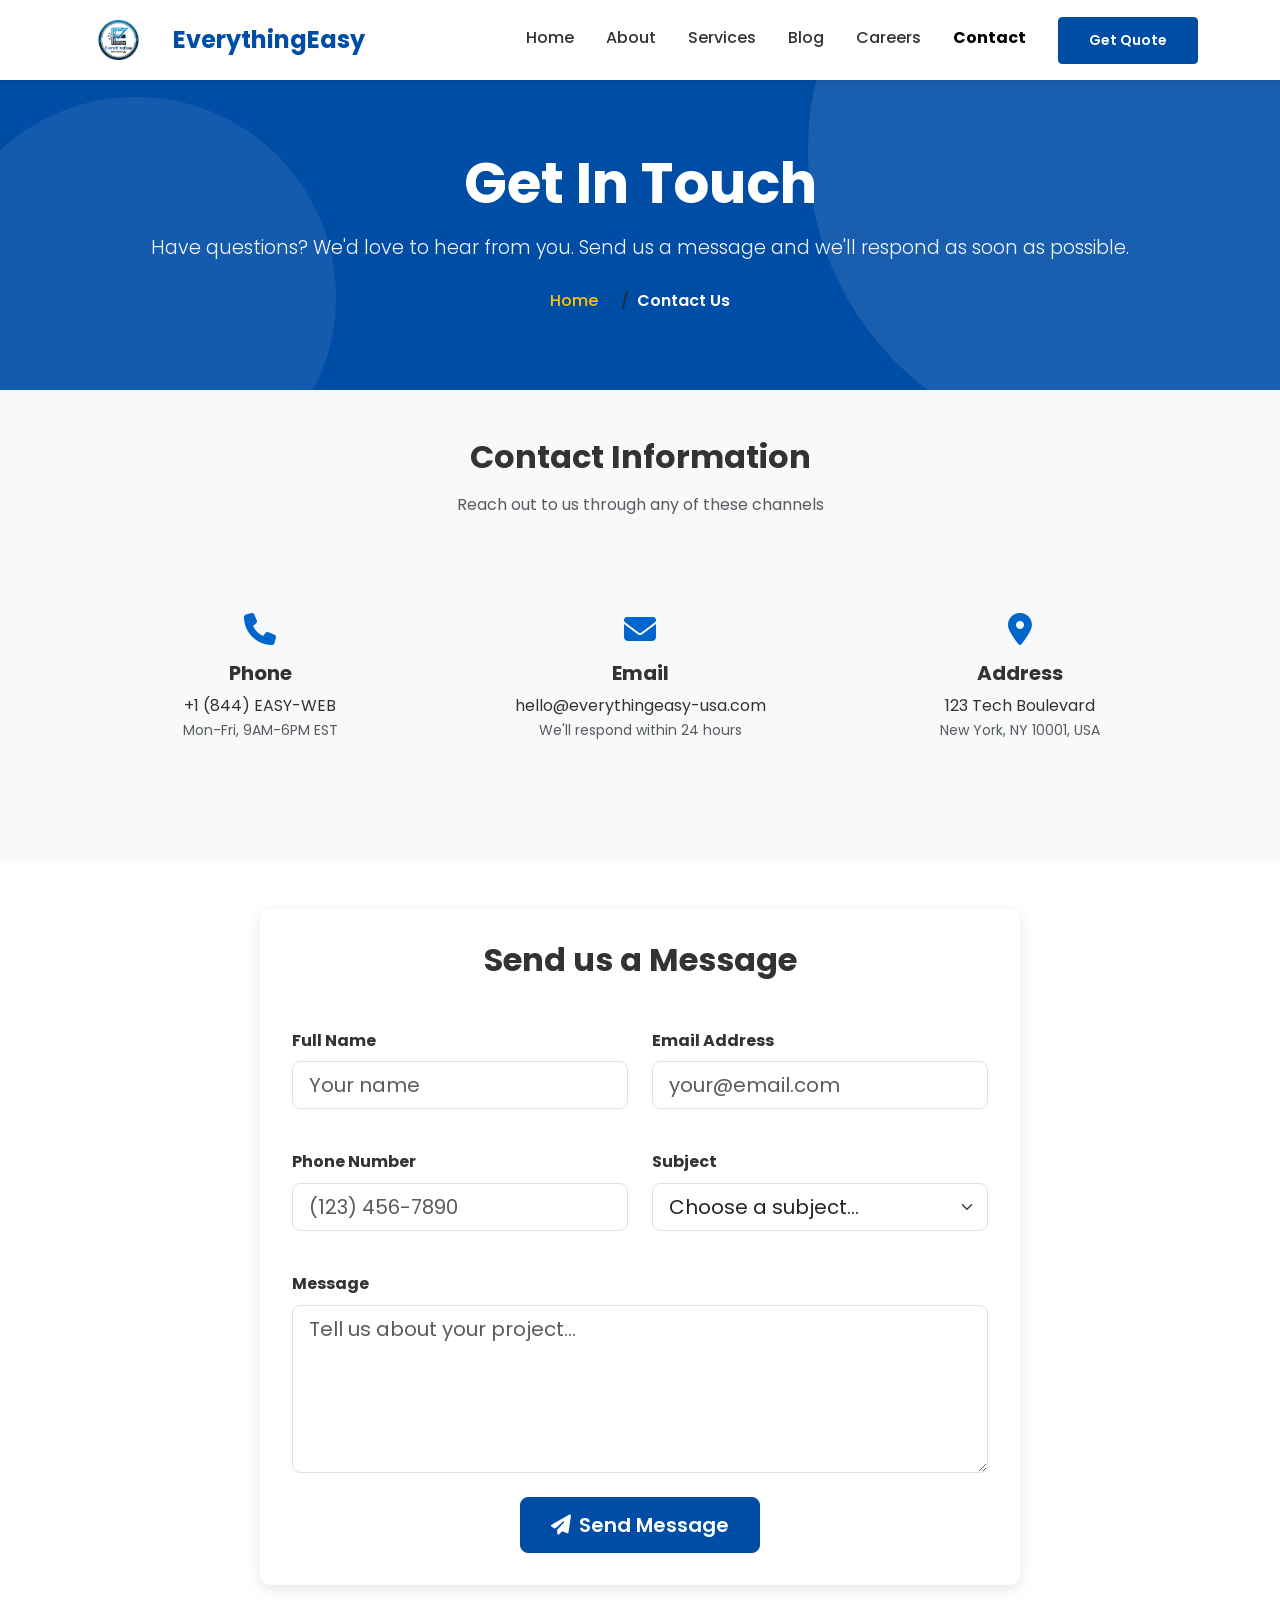
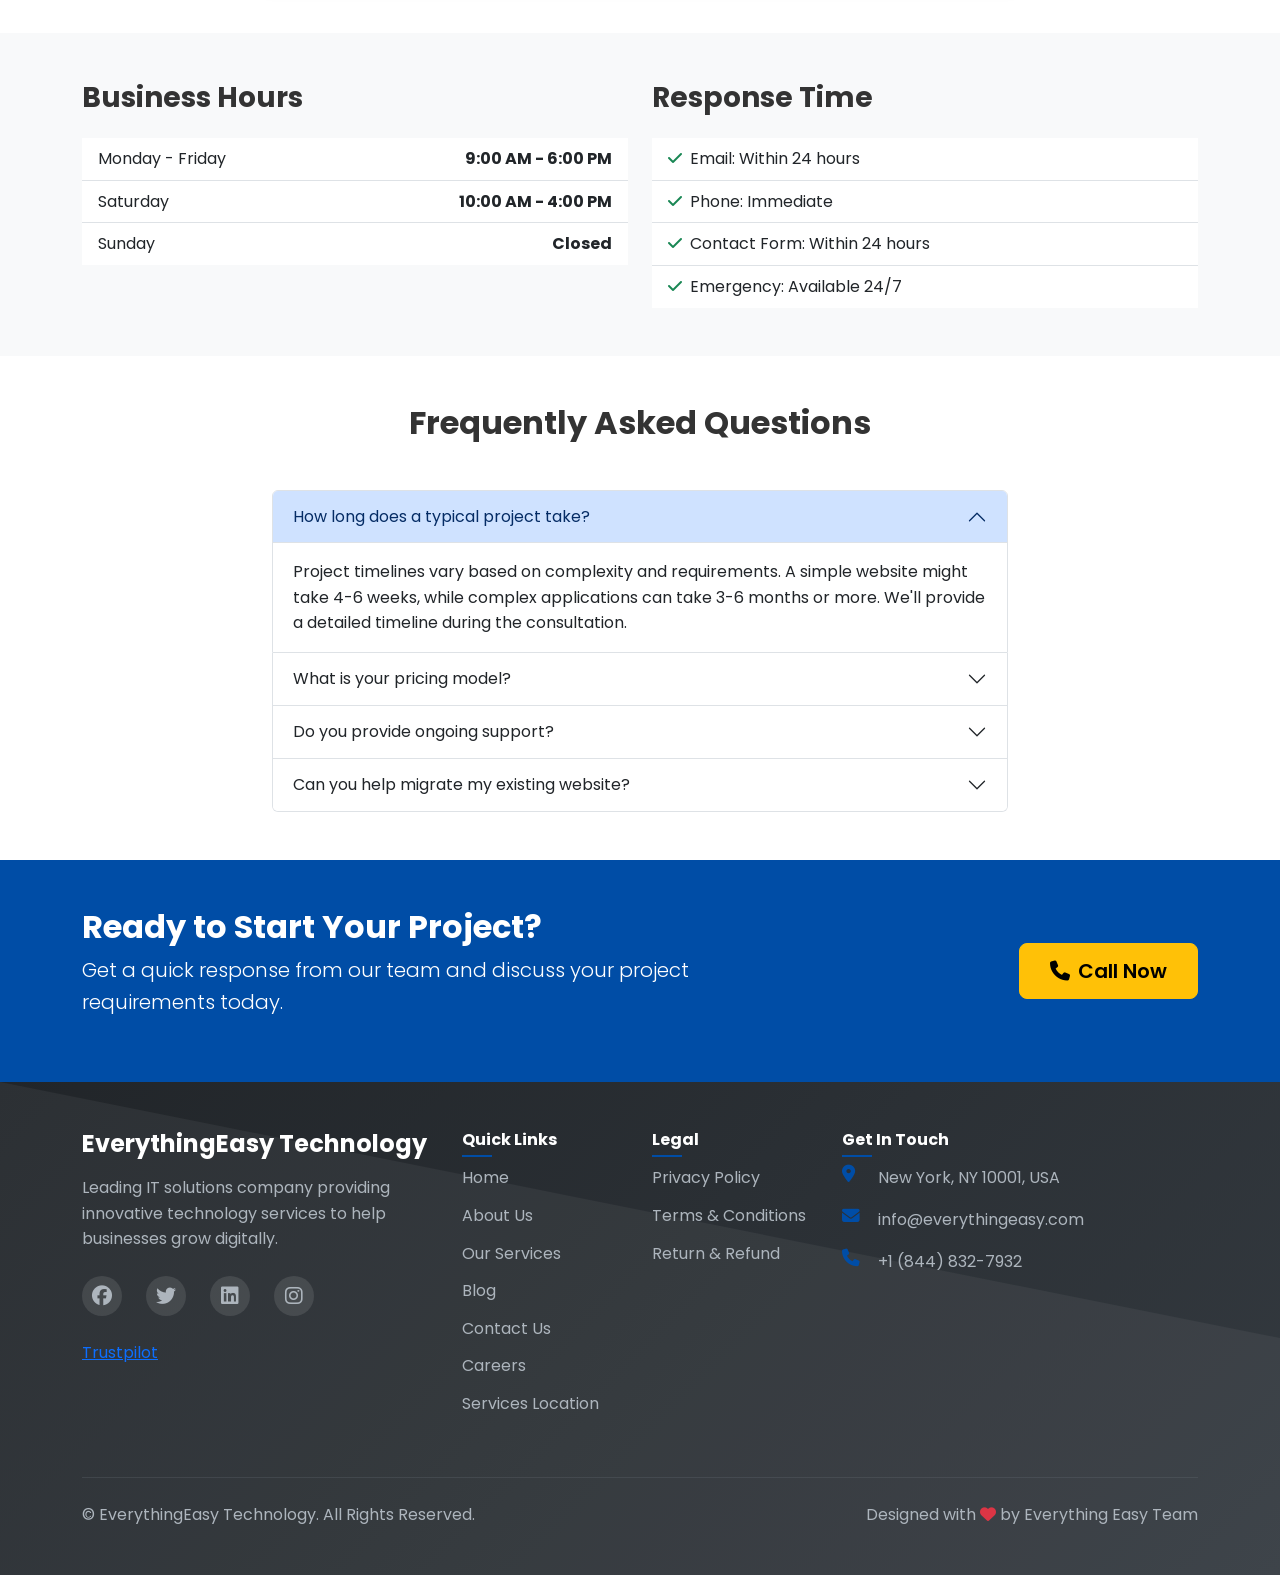
<file: contact.html>
<!doctype html>
<html lang="en">
  <head>
    <meta charset="UTF-8" />
    <meta
      name="viewport"
      content="width=device-width, initial-scale=1.0, maximum-scale=5.0, user-scalable=yes"
    />
    <meta name="mobile-web-app-capable" content="yes" />
    <meta name="apple-mobile-web-app-capable" content="yes" />
    <meta name="apple-mobile-web-app-status-bar-style" content="default" />
    <meta name="theme-color" content="#0066cc" />
    <meta
      name="description"
      content="Contact EverythingEasy Technology USA for web development, app development, and IT solutions. Get in touch with our team today!"
    />
    <meta
      name="keywords"
      content="contact us, web development, IT services, customer support, business inquiry"
    />
    <title>Contact Us - EverythingEasy Technology USA</title>
    <link
      href="https://cdnjs.cloudflare.com/ajax/libs/bootstrap/5.3.2/css/bootstrap.min.css"
      rel="stylesheet"
    />
    <link
      href="https://cdnjs.cloudflare.com/ajax/libs/font-awesome/6.4.0/css/all.min.css"
      rel="stylesheet"
    />
    <link
      href="https://fonts.googleapis.com/css2?family=Poppins:wght@300;400;600;700&display=swap"
      rel="stylesheet"
    />
    <link href="css/style.css" rel="stylesheet" />
    <style>
      .contact-info-box {
        text-align: center;
        padding: 2rem;
        background: #f8f9fa;
        border-radius: 8px;
        transition: all 0.3s ease;
      }
      .contact-info-box:hover {
        background: #0066cc;
        color: white;
        box-shadow: 0 8px 20px rgba(0, 0, 0, 0.1);
      }
      .contact-info-box i {
        font-size: 2rem;
        margin-bottom: 1rem;
        color: #0066cc;
      }
      .contact-info-box:hover i {
        color: white;
      }
      .form-control:focus {
        border-color: #0066cc;
        box-shadow: 0 0 0 0.2rem rgba(0, 102, 204, 0.25);
      }
    </style>
  </head>

  <body>
    <div id="navbar-container"></div>
    <script src="js/navigation.js"></script>
    <main style="margin-top: 30px">
      <!-- Hero Section -->
      <section class="page-header">
        <div class="container">
          <div class="row">
            <div class="col-12 text-center">
              <h1 class="display-4 fw-bold mb-3">Get In Touch</h1>
              <p class="lead mb-4">
                Have questions? We'd love to hear from you. Send us a message
                and we'll respond as soon as possible.
              </p>
              <nav aria-label="breadcrumb">
                <ol class="breadcrumb justify-content-center bg-transparent">
                  <li class="breadcrumb-item">
                    <a href="index.html" class="text-warning">Home</a>
                  </li>
                  <li
                    class="breadcrumb-item active text-white"
                    aria-current="page"
                  >
                    Contact Us
                  </li>
                </ol>
              </nav>
            </div>
          </div>
        </div>
      </section>

      <!-- Contact Information Section -->
      <section class="py-5 bg-light">
        <div class="container">
          <div class="row">
            <div class="col-lg-8 mx-auto text-center mb-5">
              <h2 class="fw-bold mb-3">Contact Information</h2>
              <p class="text-muted">
                Reach out to us through any of these channels
              </p>
            </div>
          </div>
          <div class="row">
            <div class="col-lg-4 col-md-6 mb-4">
              <div class="contact-info-box">
                <i class="fas fa-phone"></i>
                <h5 class="fw-bold mb-2">Phone</h5>
                <p class="mb-0">+1 (844) EASY-WEB</p>
                <p class="text-muted small">Mon-Fri, 9AM-6PM EST</p>
              </div>
            </div>
            <div class="col-lg-4 col-md-6 mb-4">
              <div class="contact-info-box">
                <i class="fas fa-envelope"></i>
                <h5 class="fw-bold mb-2">Email</h5>
                <p class="mb-0">hello@everythingeasy-usa.com</p>
                <p class="text-muted small">We'll respond within 24 hours</p>
              </div>
            </div>
            <div class="col-lg-4 col-md-6 mb-4">
              <div class="contact-info-box">
                <i class="fas fa-map-marker-alt"></i>
                <h5 class="fw-bold mb-2">Address</h5>
                <p class="mb-0">123 Tech Boulevard</p>
                <p class="text-muted small">New York, NY 10001, USA</p>
              </div>
            </div>
          </div>
        </div>
      </section>

      <!-- Contact Form Section -->
      <section class="py-5">
        <div class="container">
          <div class="row">
            <div
              class="col-lg-8 mx-auto"
              style="
                padding: 2rem;
                border-radius: 10px;
                box-shadow: 0 4px 15px rgba(0, 0, 0, 0.1);
              "
            >
              <h2 class="fw-bold text-center mb-5">Send us a Message</h2>
              <form id="contactForm" class="needs-validation">
                <div class="row mb-4">
                  <div class="col-md-6 mb-3">
                    <label for="fullName" class="form-label fw-bold"
                      >Full Name</label
                    >
                    <input
                      type="text"
                      class="form-control form-control-lg"
                      id="fullName"
                      placeholder="Your name"
                      required
                    />
                    <div class="invalid-feedback">
                      Please provide your name.
                    </div>
                  </div>
                  <div class="col-md-6 mb-3">
                    <label for="email" class="form-label fw-bold"
                      >Email Address</label
                    >
                    <input
                      type="email"
                      class="form-control form-control-lg"
                      id="email"
                      placeholder="your@email.com"
                      required
                    />
                    <div class="invalid-feedback">
                      Please provide a valid email.
                    </div>
                  </div>
                </div>

                <div class="row mb-4">
                  <div class="col-md-6 mb-3">
                    <label for="phone" class="form-label fw-bold"
                      >Phone Number</label
                    >
                    <input
                      type="tel"
                      class="form-control form-control-lg"
                      id="phone"
                      placeholder="(123) 456-7890"
                    />
                  </div>
                  <div class="col-md-6 mb-3">
                    <label for="subject" class="form-label fw-bold"
                      >Subject</label
                    >
                    <select
                      class="form-select form-select-lg"
                      id="subject"
                      required
                    >
                      <option selected>Choose a subject...</option>
                      <option>Web Development</option>
                      <option>Mobile App Development</option>
                      <option>Digital Marketing</option>
                      <option>E-Commerce Solutions</option>
                      <option>IT Consulting</option>
                      <option>Other</option>
                    </select>
                    <div class="invalid-feedback">Please select a subject.</div>
                  </div>
                </div>

                <div class="mb-4">
                  <label for="message" class="form-label fw-bold"
                    >Message</label
                  >
                  <textarea
                    class="form-control form-control-lg"
                    id="message"
                    rows="5"
                    placeholder="Tell us about your project..."
                    required
                  ></textarea>
                  <div class="invalid-feedback">Please provide a message.</div>
                </div>

                <div id="formResult" class="d-none"></div>

                <div class="text-center">
                  <button type="submit" class="btn btn-primary btn-lg">
                    <i class="fas fa-paper-plane me-2"></i>Send Message
                  </button>
                </div>
              </form>
            </div>
          </div>
        </div>
      </section>

      <!-- Business Hours Section -->
      <section class="py-5 bg-light">
        <div class="container">
          <div class="row">
            <div class="col-lg-6 mb-4">
              <h3 class="fw-bold mb-4">Business Hours</h3>
              <div class="list-group list-group-flush">
                <div class="list-group-item d-flex justify-content-between">
                  <span>Monday - Friday</span>
                  <strong>9:00 AM - 6:00 PM</strong>
                </div>
                <div class="list-group-item d-flex justify-content-between">
                  <span>Saturday</span>
                  <strong>10:00 AM - 4:00 PM</strong>
                </div>
                <div class="list-group-item d-flex justify-content-between">
                  <span>Sunday</span>
                  <strong>Closed</strong>
                </div>
              </div>
            </div>
            <div class="col-lg-6">
              <h3 class="fw-bold mb-4">Response Time</h3>
              <ul class="list-group list-group-flush">
                <li class="list-group-item">
                  <i class="fas fa-check text-success me-2"></i>Email: Within 24
                  hours
                </li>
                <li class="list-group-item">
                  <i class="fas fa-check text-success me-2"></i>Phone: Immediate
                </li>
                <li class="list-group-item">
                  <i class="fas fa-check text-success me-2"></i>Contact Form:
                  Within 24 hours
                </li>
                <li class="list-group-item">
                  <i class="fas fa-check text-success me-2"></i>Emergency:
                  Available 24/7
                </li>
              </ul>
            </div>
          </div>
        </div>
      </section>

      <!-- FAQ Section -->
      <section class="py-5">
        <div class="container">
          <div class="row">
            <div class="col-lg-8 mx-auto">
              <h2 class="fw-bold text-center mb-5">
                Frequently Asked Questions
              </h2>
              <div class="accordion" id="faqAccordion">
                <div class="accordion-item">
                  <h2 class="accordion-header">
                    <button
                      class="accordion-button"
                      type="button"
                      data-bs-toggle="collapse"
                      data-bs-target="#faq1"
                    >
                      How long does a typical project take?
                    </button>
                  </h2>
                  <div
                    id="faq1"
                    class="accordion-collapse collapse show"
                    data-bs-parent="#faqAccordion"
                  >
                    <div class="accordion-body">
                      Project timelines vary based on complexity and
                      requirements. A simple website might take 4-6 weeks, while
                      complex applications can take 3-6 months or more. We'll
                      provide a detailed timeline during the consultation.
                    </div>
                  </div>
                </div>
                <div class="accordion-item">
                  <h2 class="accordion-header">
                    <button
                      class="accordion-button collapsed"
                      type="button"
                      data-bs-toggle="collapse"
                      data-bs-target="#faq2"
                    >
                      What is your pricing model?
                    </button>
                  </h2>
                  <div
                    id="faq2"
                    class="accordion-collapse collapse"
                    data-bs-parent="#faqAccordion"
                  >
                    <div class="accordion-body">
                      We offer flexible pricing options including fixed-price
                      projects, time-and-materials, and retainer-based services.
                      The best option depends on your project scope and needs.
                    </div>
                  </div>
                </div>
                <div class="accordion-item">
                  <h2 class="accordion-header">
                    <button
                      class="accordion-button collapsed"
                      type="button"
                      data-bs-toggle="collapse"
                      data-bs-target="#faq3"
                    >
                      Do you provide ongoing support?
                    </button>
                  </h2>
                  <div
                    id="faq3"
                    class="accordion-collapse collapse"
                    data-bs-parent="#faqAccordion"
                  >
                    <div class="accordion-body">
                      Yes, we offer comprehensive support packages including
                      maintenance, updates, and optimization. We can discuss a
                      custom support plan that fits your needs.
                    </div>
                  </div>
                </div>
                <div class="accordion-item">
                  <h2 class="accordion-header">
                    <button
                      class="accordion-button collapsed"
                      type="button"
                      data-bs-toggle="collapse"
                      data-bs-target="#faq4"
                    >
                      Can you help migrate my existing website?
                    </button>
                  </h2>
                  <div
                    id="faq4"
                    class="accordion-collapse collapse"
                    data-bs-parent="#faqAccordion"
                  >
                    <div class="accordion-body">
                      Absolutely! We specialize in website migrations and can
                      help move your site with minimal downtime. We'll ensure
                      all SEO rankings and functionality are preserved.
                    </div>
                  </div>
                </div>
              </div>
            </div>
          </div>
        </div>
      </section>

      <!-- Quick Contact Section -->
      <section class="py-5 text-white" style="background: #004da6">
        <div class="container">
          <div class="row align-items-center">
            <div class="col-lg-8">
              <h2 class="fw-bold mb-2">Ready to Start Your Project?</h2>
              <p class="lead">
                Get a quick response from our team and discuss your project
                requirements today.
              </p>
            </div>
            <div class="col-lg-4 text-lg-end mt-3 mt-lg-0">
              <a href="tel:+18443299832" class="btn btn-warning btn-lg">
                <i class="fas fa-phone me-2"></i>Call Now
              </a>
            </div>
          </div>
        </div>
      </section>

      <div id="footer-container"></div>
    </main>
    <script src="https://cdnjs.cloudflare.com/ajax/libs/bootstrap/5.3.2/js/bootstrap.bundle.min.js"></script>
    <script>
      function setActiveNavLink() {
        const currentPagePath = window.location.pathname;
        const currentPage = currentPagePath.split("/").pop();
        const navLinks = document.querySelectorAll(
          ".navbar-nav .nav-link:not(.btn)",
        );

        navLinks.forEach((link) => {
          link.classList.remove("active");
          const href = link.getAttribute("href");
          if (
            href &&
            (href === currentPage ||
              (currentPage === "" && href === "index.html") ||
              (!currentPage && href === "index.html"))
          ) {
            link.classList.add("active");
          }
        });
      }

      fetch("navbar.html")
        .then((r) => r.text())
        .then((html) => {
          document.getElementById("navbar-container").innerHTML = html;
          setActiveNavLink();
        });

      fetch("footer.html")
        .then((r) => r.text())
        .then((html) => {
          document.getElementById("footer-container").innerHTML = html;
        });

      document
        .getElementById("contactForm")
        .addEventListener("submit", function (e) {
          e.preventDefault();

          if (!this.checkValidity()) {
            e.stopPropagation();
            this.classList.add("was-validated");
          } else {
            const formResult = document.getElementById("formResult");
            formResult.className = "alert alert-success";
            formResult.innerHTML =
              '<i class="fas fa-check-circle me-2"></i>Thank you! We\'ve received your message and will get back to you shortly.';
            formResult.classList.remove("d-none");

            this.reset();
            this.classList.remove("was-validated");

            setTimeout(() => {
              formResult.classList.add("d-none");
            }, 5000);
          }
        });
    </script>
  </body>
</html>
</file>
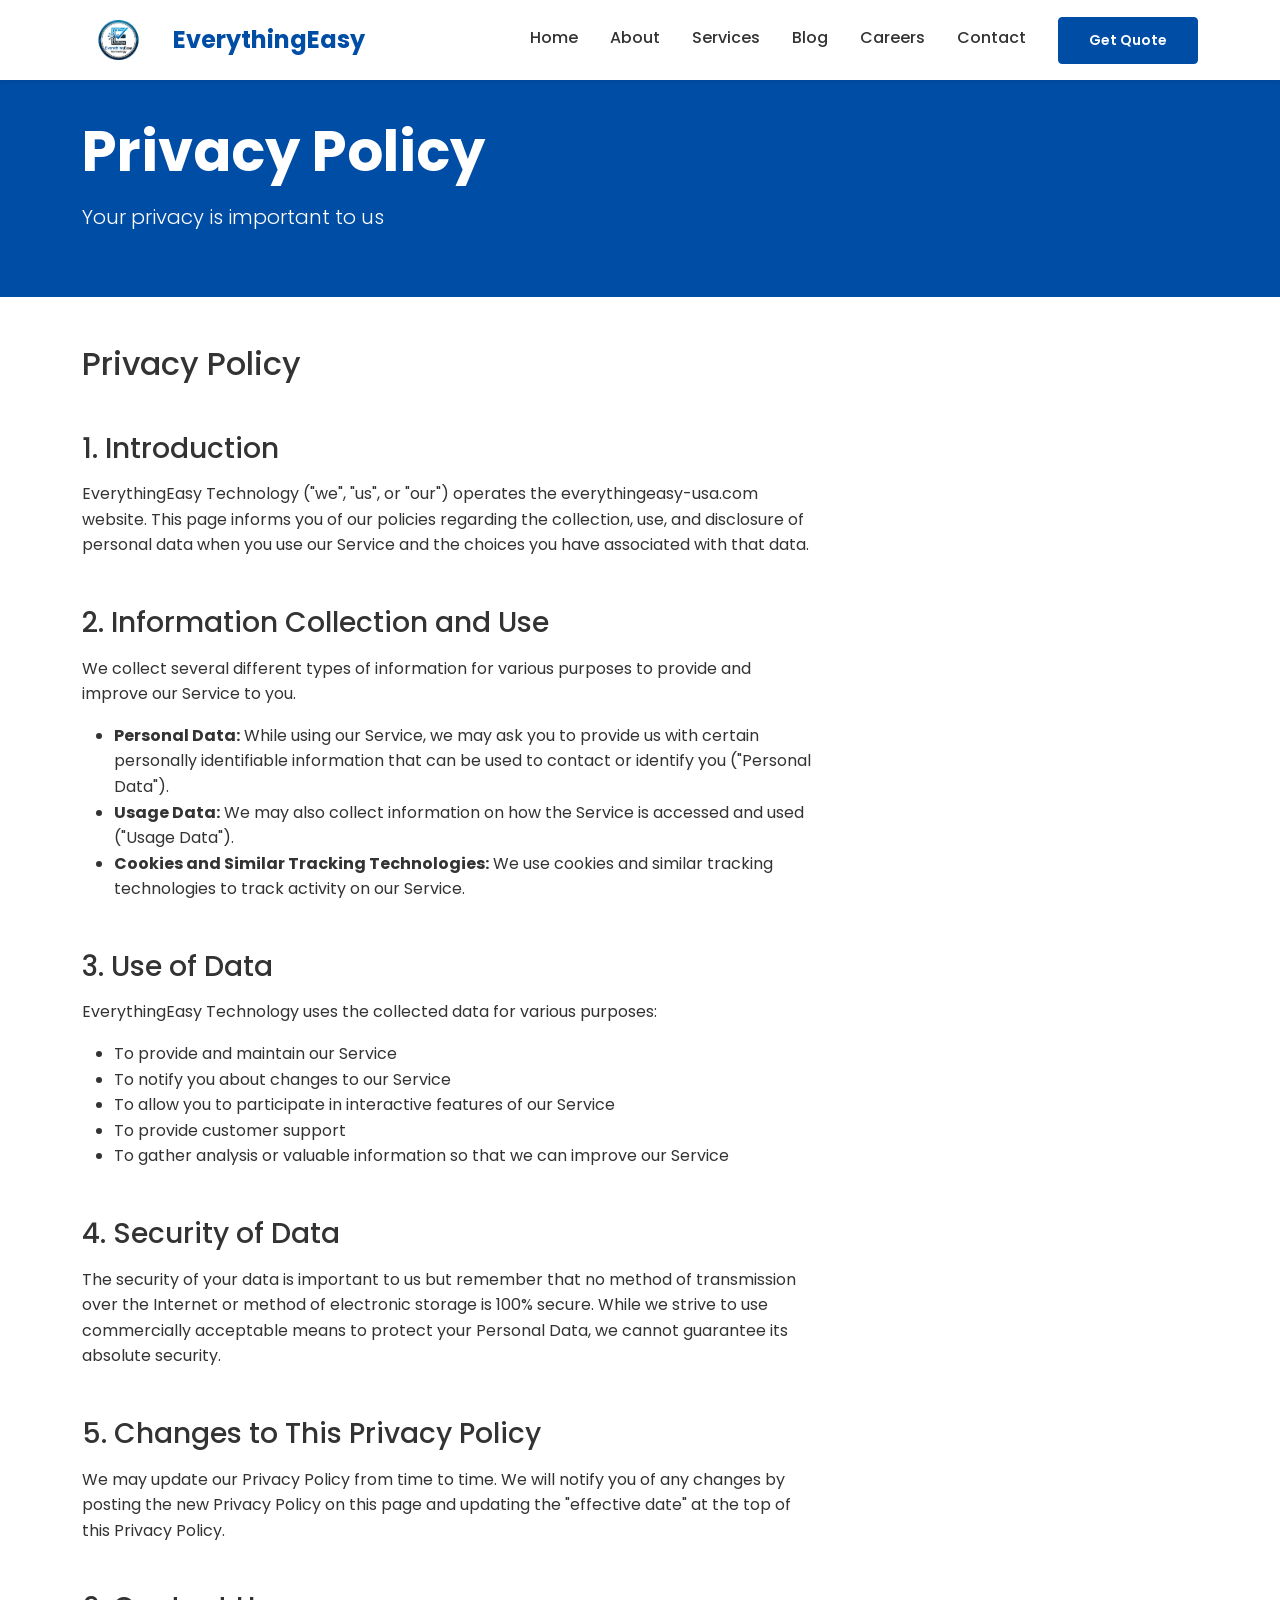
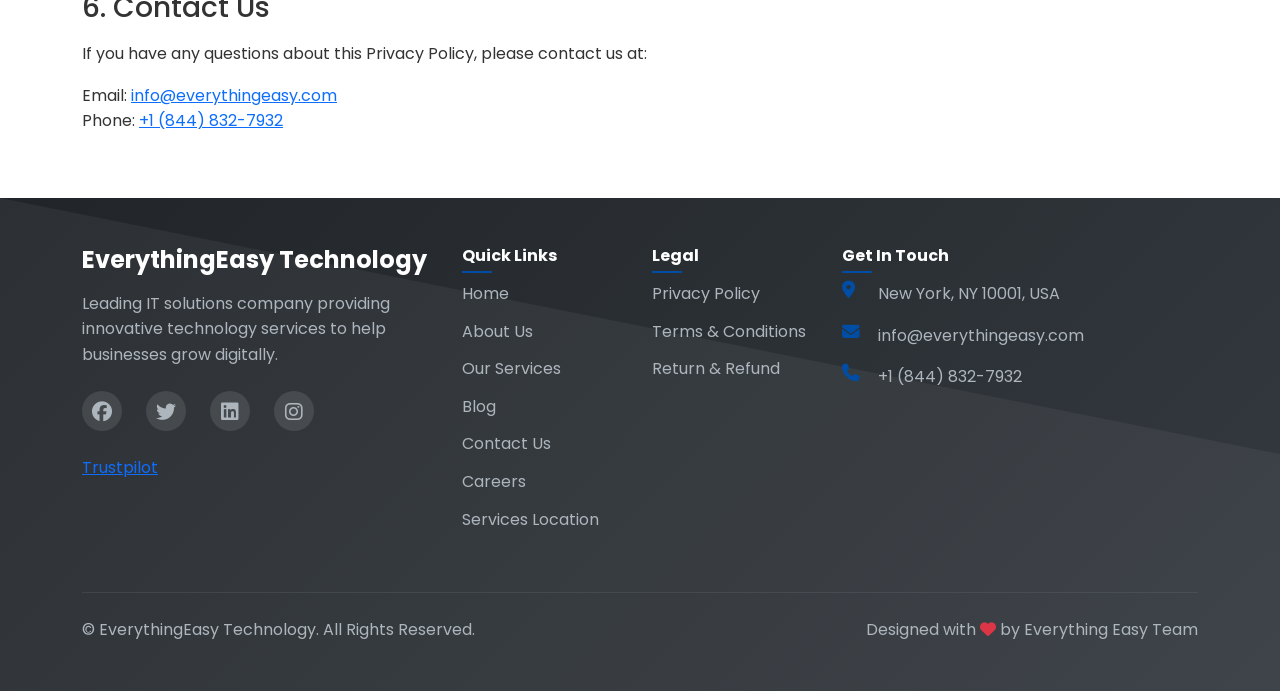
<file: privacy-policy.html>
<!doctype html>
<html lang="en">
  <head>
    <meta charset="UTF-8" />
    <meta name="viewport" content="width=device-width, initial-scale=1.0" />
    <title>Privacy Policy - EverythingEasy Technology</title>
    <link
      href="https://cdnjs.cloudflare.com/ajax/libs/bootstrap/5.3.2/css/bootstrap.min.css"
      rel="stylesheet"
    />
    <link
      href="https://cdnjs.cloudflare.com/ajax/libs/font-awesome/6.4.0/css/all.min.css"
      rel="stylesheet"
    />
    <link
      href="https://fonts.googleapis.com/css2?family=Poppins:wght@300;400;600;700&display=swap"
      rel="stylesheet"
    />
    <link href="css/style.css" rel="stylesheet" />
  </head>
  <body>
    <!-- Navbar Container -->
    <div id="navbar-container"></div>
    <script src="js/navigation.js"></script>

    <main style="margin-top: 70px">
      <!-- Page Header -->
      <section class="py-5" style="background: #004da6; color: white">
        <div class="container">
          <h1 class="display-4 fw-bold mb-3">Privacy Policy</h1>
          <p class="lead">Your privacy is important to us</p>
        </div>
      </section>

      <!-- Content -->
      <section class="py-5">
        <div class="container">
          <div class="row">
            <div class="col-lg-8">
              <div class="content-box">
                <h2 class="mb-4">Privacy Policy</h2>

                <h3 class="mt-5 mb-3">1. Introduction</h3>
                <p>
                  EverythingEasy Technology ("we", "us", or "our") operates the
                  everythingeasy-usa.com website. This page informs you of our
                  policies regarding the collection, use, and disclosure of
                  personal data when you use our Service and the choices you
                  have associated with that data.
                </p>

                <h3 class="mt-5 mb-3">2. Information Collection and Use</h3>
                <p>
                  We collect several different types of information for various
                  purposes to provide and improve our Service to you.
                </p>
                <ul>
                  <li>
                    <strong>Personal Data:</strong> While using our Service, we
                    may ask you to provide us with certain personally
                    identifiable information that can be used to contact or
                    identify you ("Personal Data").
                  </li>
                  <li>
                    <strong>Usage Data:</strong> We may also collect information
                    on how the Service is accessed and used ("Usage Data").
                  </li>
                  <li>
                    <strong>Cookies and Similar Tracking Technologies:</strong>
                    We use cookies and similar tracking technologies to track
                    activity on our Service.
                  </li>
                </ul>

                <h3 class="mt-5 mb-3">3. Use of Data</h3>
                <p>
                  EverythingEasy Technology uses the collected data for various
                  purposes:
                </p>
                <ul>
                  <li>To provide and maintain our Service</li>
                  <li>To notify you about changes to our Service</li>
                  <li>
                    To allow you to participate in interactive features of our
                    Service
                  </li>
                  <li>To provide customer support</li>
                  <li>
                    To gather analysis or valuable information so that we can
                    improve our Service
                  </li>
                </ul>

                <h3 class="mt-5 mb-3">4. Security of Data</h3>
                <p>
                  The security of your data is important to us but remember that
                  no method of transmission over the Internet or method of
                  electronic storage is 100% secure. While we strive to use
                  commercially acceptable means to protect your Personal Data,
                  we cannot guarantee its absolute security.
                </p>

                <h3 class="mt-5 mb-3">5. Changes to This Privacy Policy</h3>
                <p>
                  We may update our Privacy Policy from time to time. We will
                  notify you of any changes by posting the new Privacy Policy on
                  this page and updating the "effective date" at the top of this
                  Privacy Policy.
                </p>

                <h3 class="mt-5 mb-3">6. Contact Us</h3>
                <p>
                  If you have any questions about this Privacy Policy, please
                  contact us at:
                </p>
                <p>
                  Email:
                  <a href="mailto:info@everythingeasy.com"
                    >info@everythingeasy.com</a
                  ><br />
                  Phone: <a href="tel:+18448327932">+1 (844) 832-7932</a>
                </p>
              </div>
            </div>
          </div>
        </div>
      </section>
    </main>

    <!-- Footer -->
    <div id="footer-container"></div>
    <script src="https://cdnjs.cloudflare.com/ajax/libs/bootstrap/5.3.2/js/bootstrap.bundle.min.js"></script>
    <script>
      fetch("footer.html")
        .then((r) => r.text())
        .then((html) => {
          document.getElementById("footer-container").innerHTML = html;
        });
    </script>
  </body>
</html>
</file>
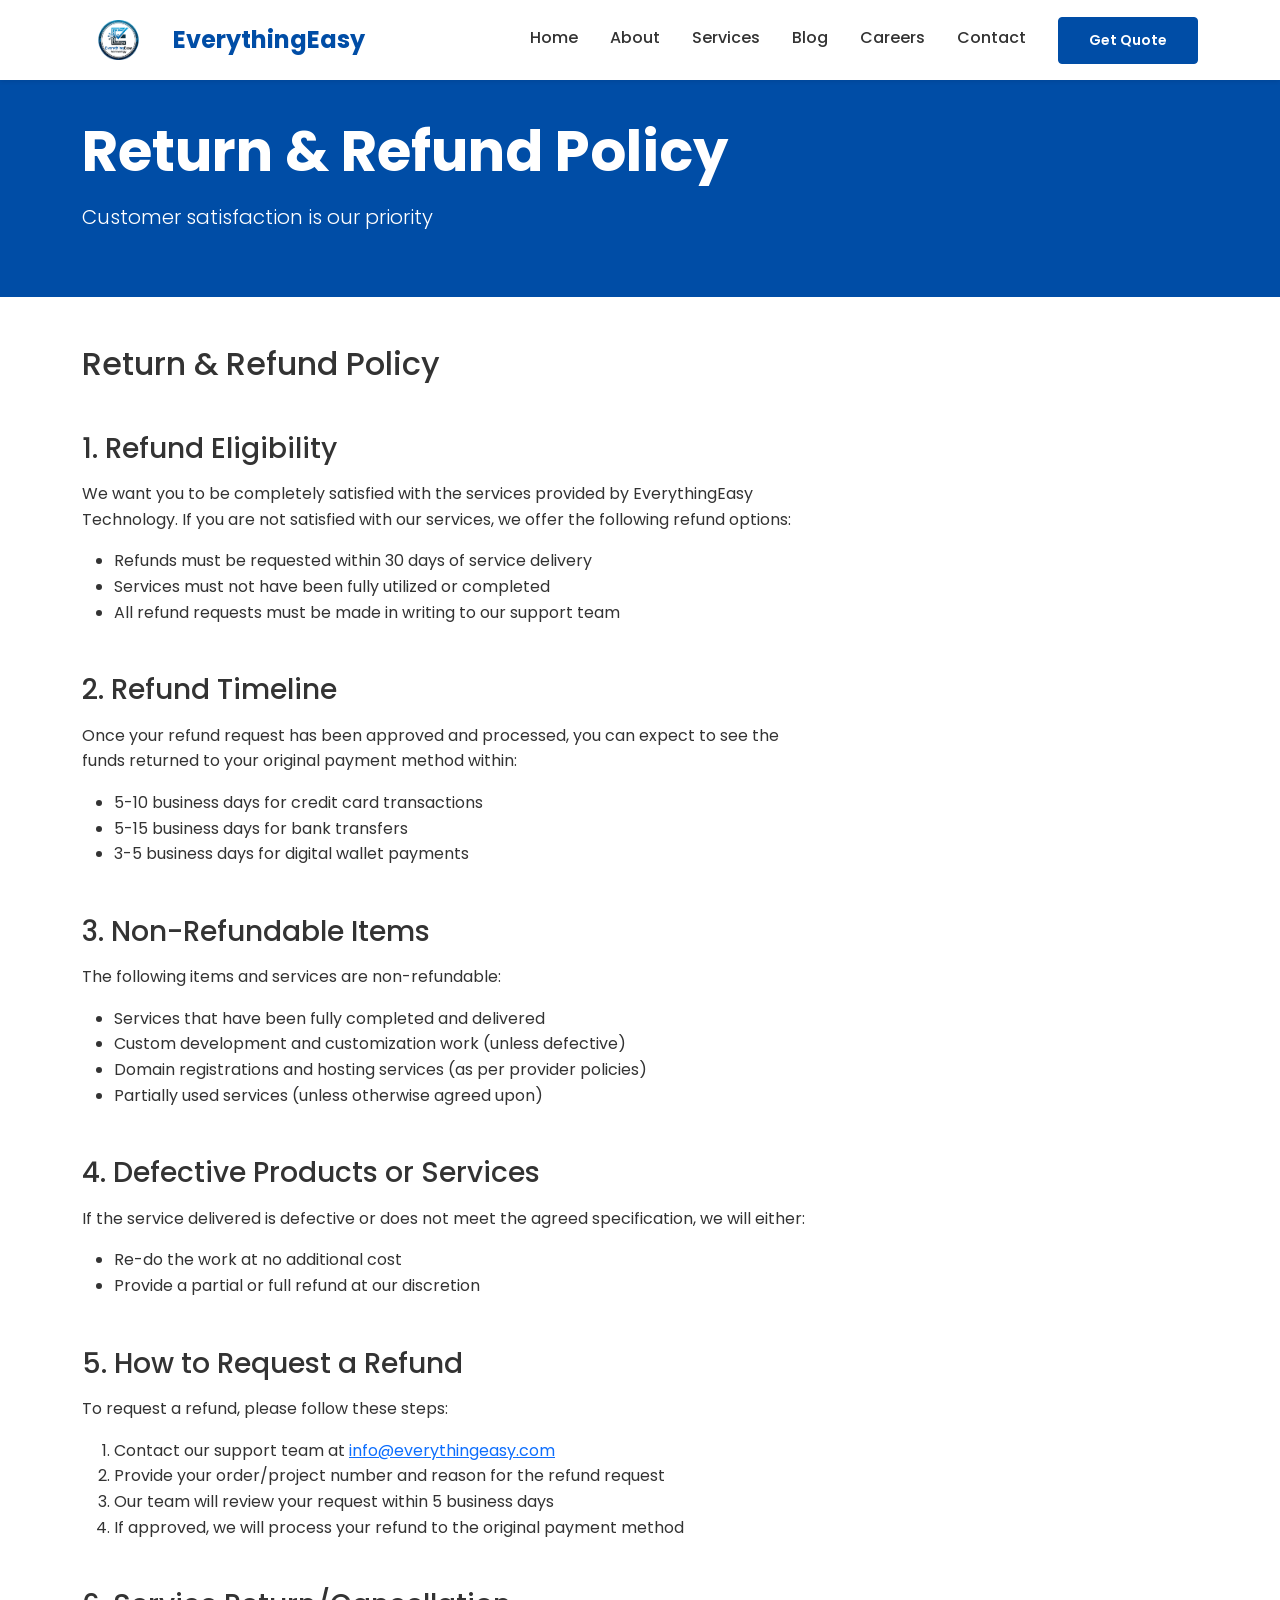
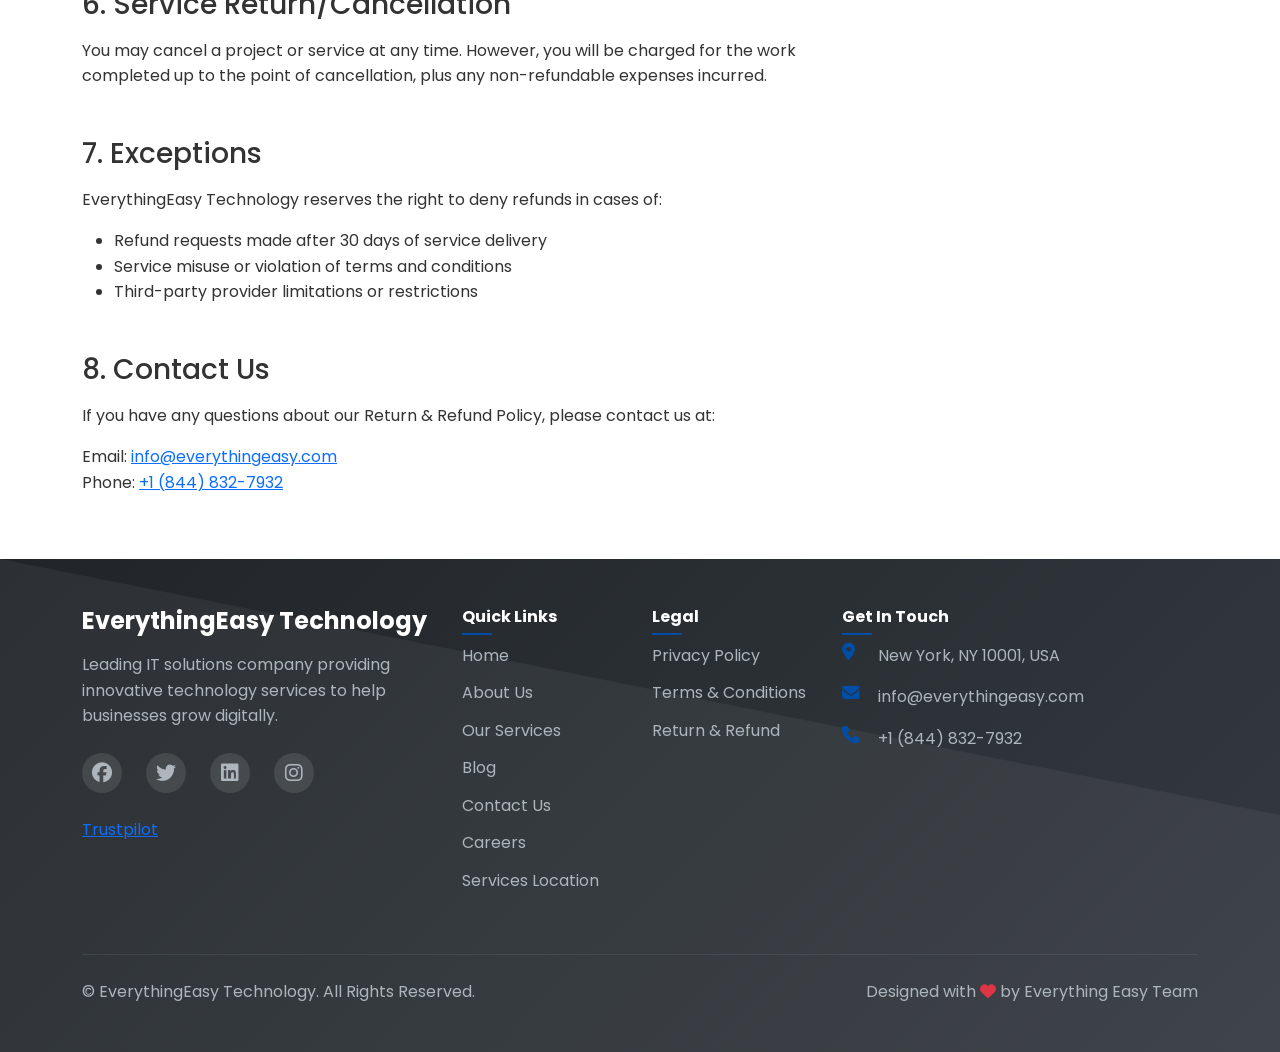
<file: return-refund-policy.html>
<!doctype html>
<html lang="en">
  <head>
    <meta charset="UTF-8" />
    <meta name="viewport" content="width=device-width, initial-scale=1.0" />
    <title>Return & Refund Policy - EverythingEasy Technology</title>
    <link
      href="https://cdnjs.cloudflare.com/ajax/libs/bootstrap/5.3.2/css/bootstrap.min.css"
      rel="stylesheet"
    />
    <link
      href="https://cdnjs.cloudflare.com/ajax/libs/font-awesome/6.4.0/css/all.min.css"
      rel="stylesheet"
    />
    <link
      href="https://fonts.googleapis.com/css2?family=Poppins:wght@300;400;600;700&display=swap"
      rel="stylesheet"
    />
    <link href="css/style.css" rel="stylesheet" />
  </head>
  <body>
    <!-- Navbar Container -->
    <div id="navbar-container"></div>
    <script src="js/navigation.js"></script>

    <main style="margin-top: 70px">
      <!-- Page Header -->
      <section class="py-5" style="background: #004da6; color: white">
        <div class="container">
          <h1 class="display-4 fw-bold mb-3">Return & Refund Policy</h1>
          <p class="lead">Customer satisfaction is our priority</p>
        </div>
      </section>

      <!-- Content -->
      <section class="py-5">
        <div class="container">
          <div class="row">
            <div class="col-lg-8">
              <div class="content-box">
                <h2 class="mb-4">Return & Refund Policy</h2>

                <h3 class="mt-5 mb-3">1. Refund Eligibility</h3>
                <p>
                  We want you to be completely satisfied with the services
                  provided by EverythingEasy Technology. If you are not
                  satisfied with our services, we offer the following refund
                  options:
                </p>
                <ul>
                  <li>
                    Refunds must be requested within 30 days of service delivery
                  </li>
                  <li>
                    Services must not have been fully utilized or completed
                  </li>
                  <li>
                    All refund requests must be made in writing to our support
                    team
                  </li>
                </ul>

                <h3 class="mt-5 mb-3">2. Refund Timeline</h3>
                <p>
                  Once your refund request has been approved and processed, you
                  can expect to see the funds returned to your original payment
                  method within:
                </p>
                <ul>
                  <li>5-10 business days for credit card transactions</li>
                  <li>5-15 business days for bank transfers</li>
                  <li>3-5 business days for digital wallet payments</li>
                </ul>

                <h3 class="mt-5 mb-3">3. Non-Refundable Items</h3>
                <p>The following items and services are non-refundable:</p>
                <ul>
                  <li>Services that have been fully completed and delivered</li>
                  <li>
                    Custom development and customization work (unless defective)
                  </li>
                  <li>
                    Domain registrations and hosting services (as per provider
                    policies)
                  </li>
                  <li>
                    Partially used services (unless otherwise agreed upon)
                  </li>
                </ul>

                <h3 class="mt-5 mb-3">4. Defective Products or Services</h3>
                <p>
                  If the service delivered is defective or does not meet the
                  agreed specification, we will either:
                </p>
                <ul>
                  <li>Re-do the work at no additional cost</li>
                  <li>Provide a partial or full refund at our discretion</li>
                </ul>

                <h3 class="mt-5 mb-3">5. How to Request a Refund</h3>
                <p>To request a refund, please follow these steps:</p>
                <ol>
                  <li>
                    Contact our support team at
                    <a href="mailto:info@everythingeasy.com"
                      >info@everythingeasy.com</a
                    >
                  </li>
                  <li>
                    Provide your order/project number and reason for the refund
                    request
                  </li>
                  <li>
                    Our team will review your request within 5 business days
                  </li>
                  <li>
                    If approved, we will process your refund to the original
                    payment method
                  </li>
                </ol>

                <h3 class="mt-5 mb-3">6. Service Return/Cancellation</h3>
                <p>
                  You may cancel a project or service at any time. However, you
                  will be charged for the work completed up to the point of
                  cancellation, plus any non-refundable expenses incurred.
                </p>

                <h3 class="mt-5 mb-3">7. Exceptions</h3>
                <p>
                  EverythingEasy Technology reserves the right to deny refunds
                  in cases of:
                </p>
                <ul>
                  <li>
                    Refund requests made after 30 days of service delivery
                  </li>
                  <li>Service misuse or violation of terms and conditions</li>
                  <li>Third-party provider limitations or restrictions</li>
                </ul>

                <h3 class="mt-5 mb-3">8. Contact Us</h3>
                <p>
                  If you have any questions about our Return & Refund Policy,
                  please contact us at:
                </p>
                <p>
                  Email:
                  <a href="mailto:info@everythingeasy.com"
                    >info@everythingeasy.com</a
                  ><br />
                  Phone: <a href="tel:+18448327932">+1 (844) 832-7932</a>
                </p>
              </div>
            </div>
          </div>
        </div>
      </section>
    </main>

    <!-- Footer -->
    <div id="footer-container"></div>
    <script src="https://cdnjs.cloudflare.com/ajax/libs/bootstrap/5.3.2/js/bootstrap.bundle.min.js"></script>
    <script>
      fetch("footer.html")
        .then((r) => r.text())
        .then((html) => {
          document.getElementById("footer-container").innerHTML = html;
        });
    </script>
  </body>
</html>
</file>
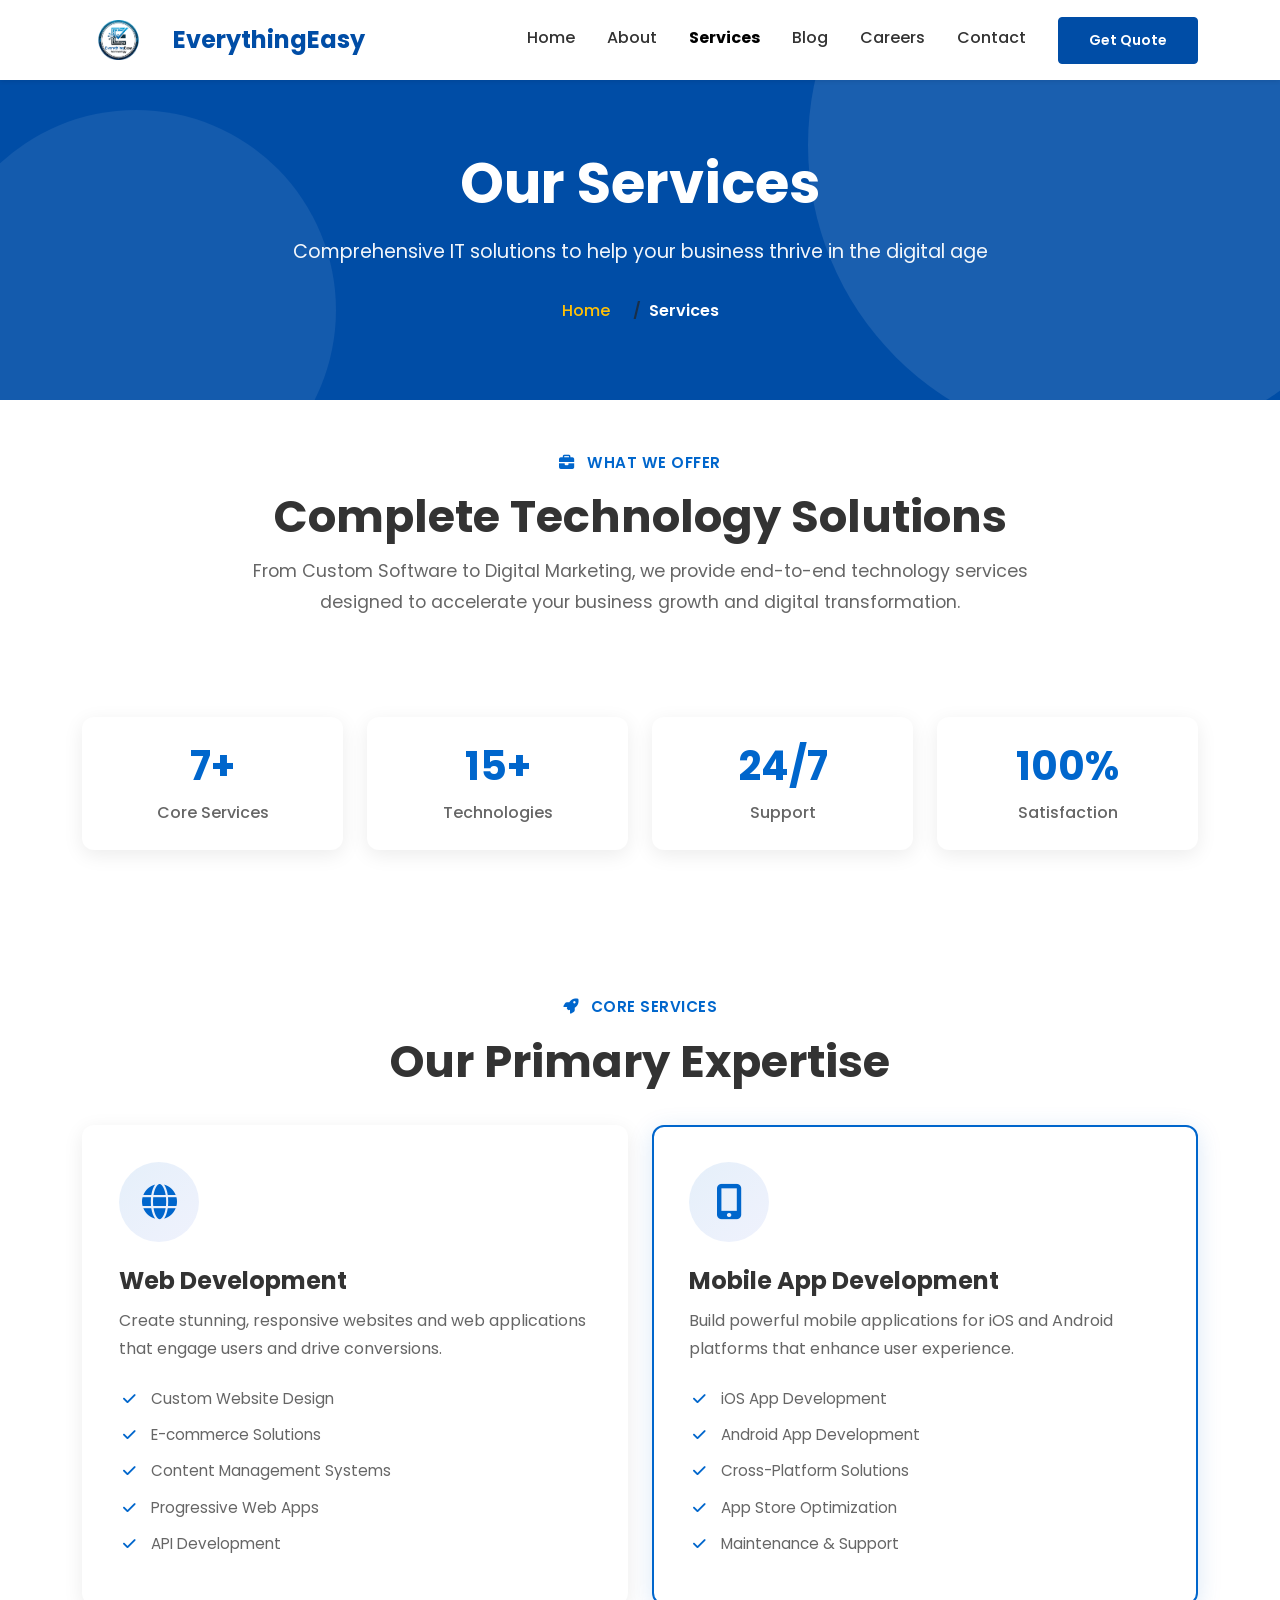
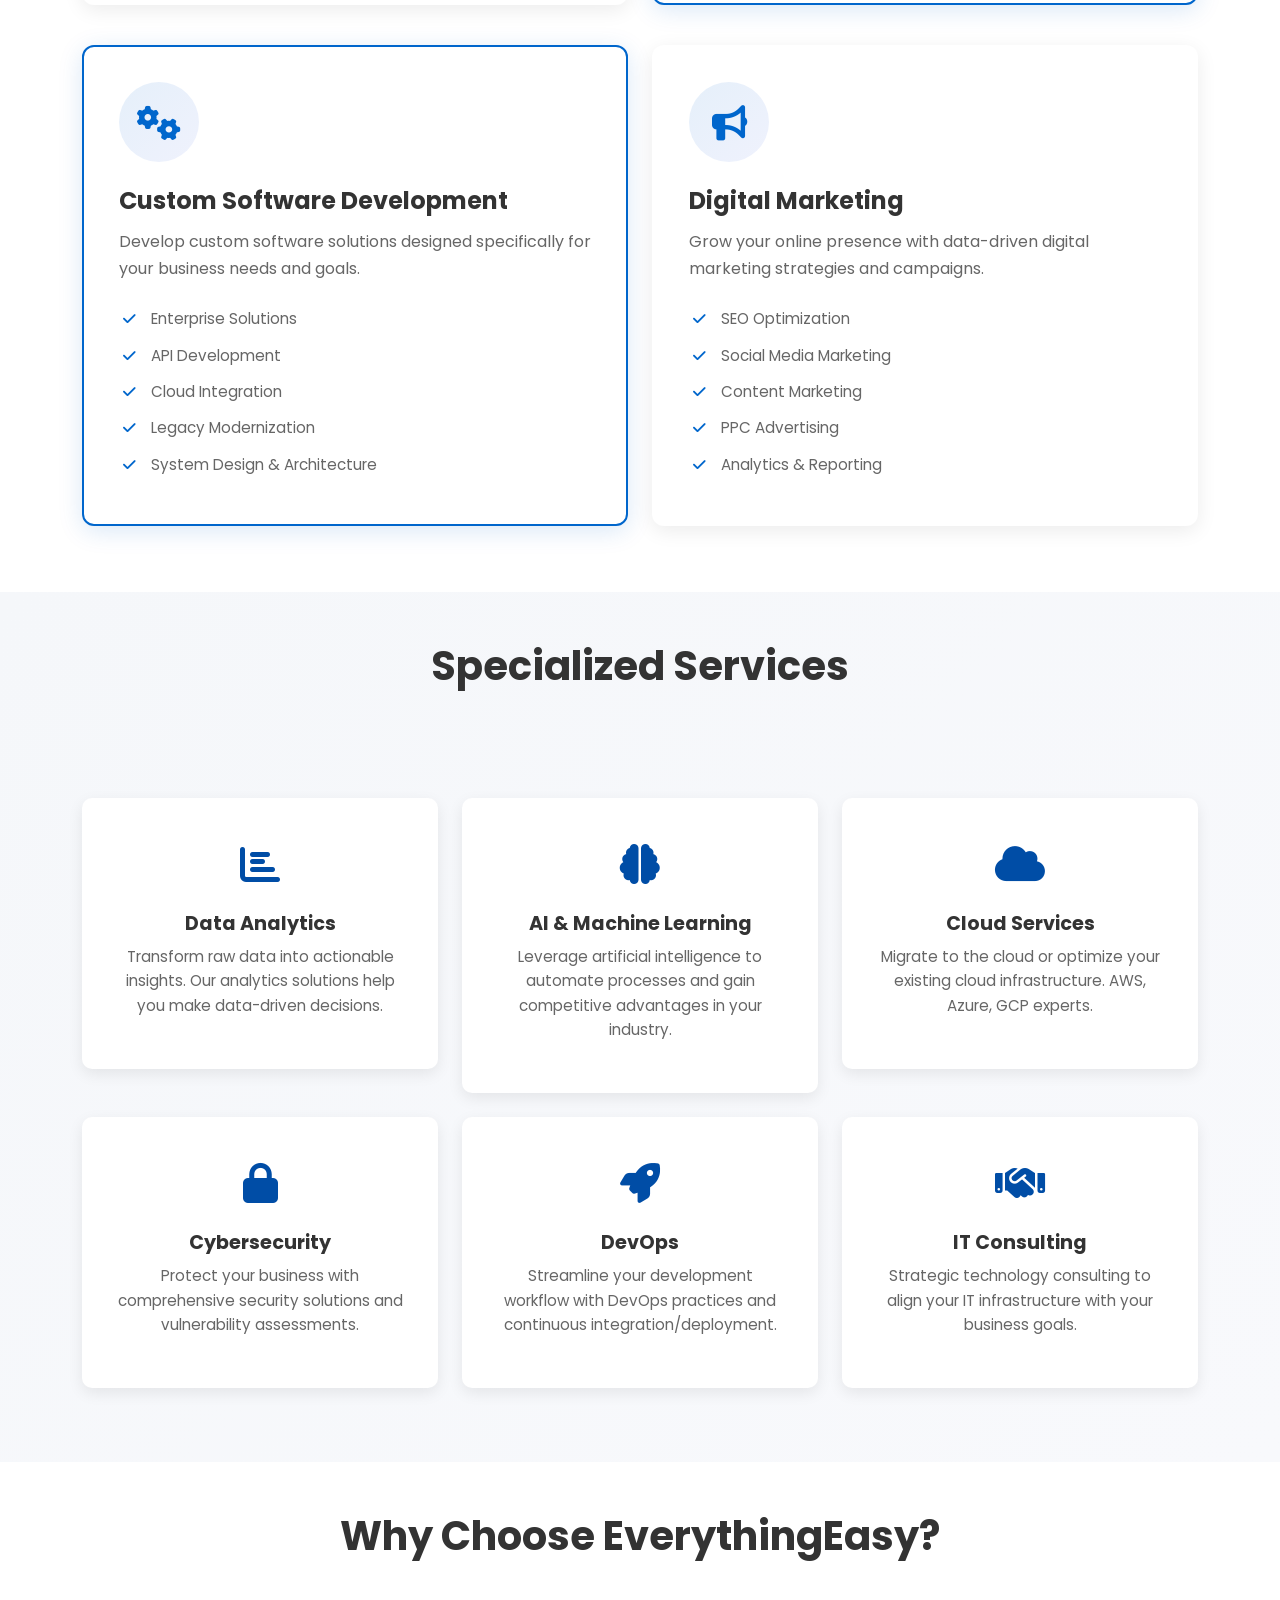
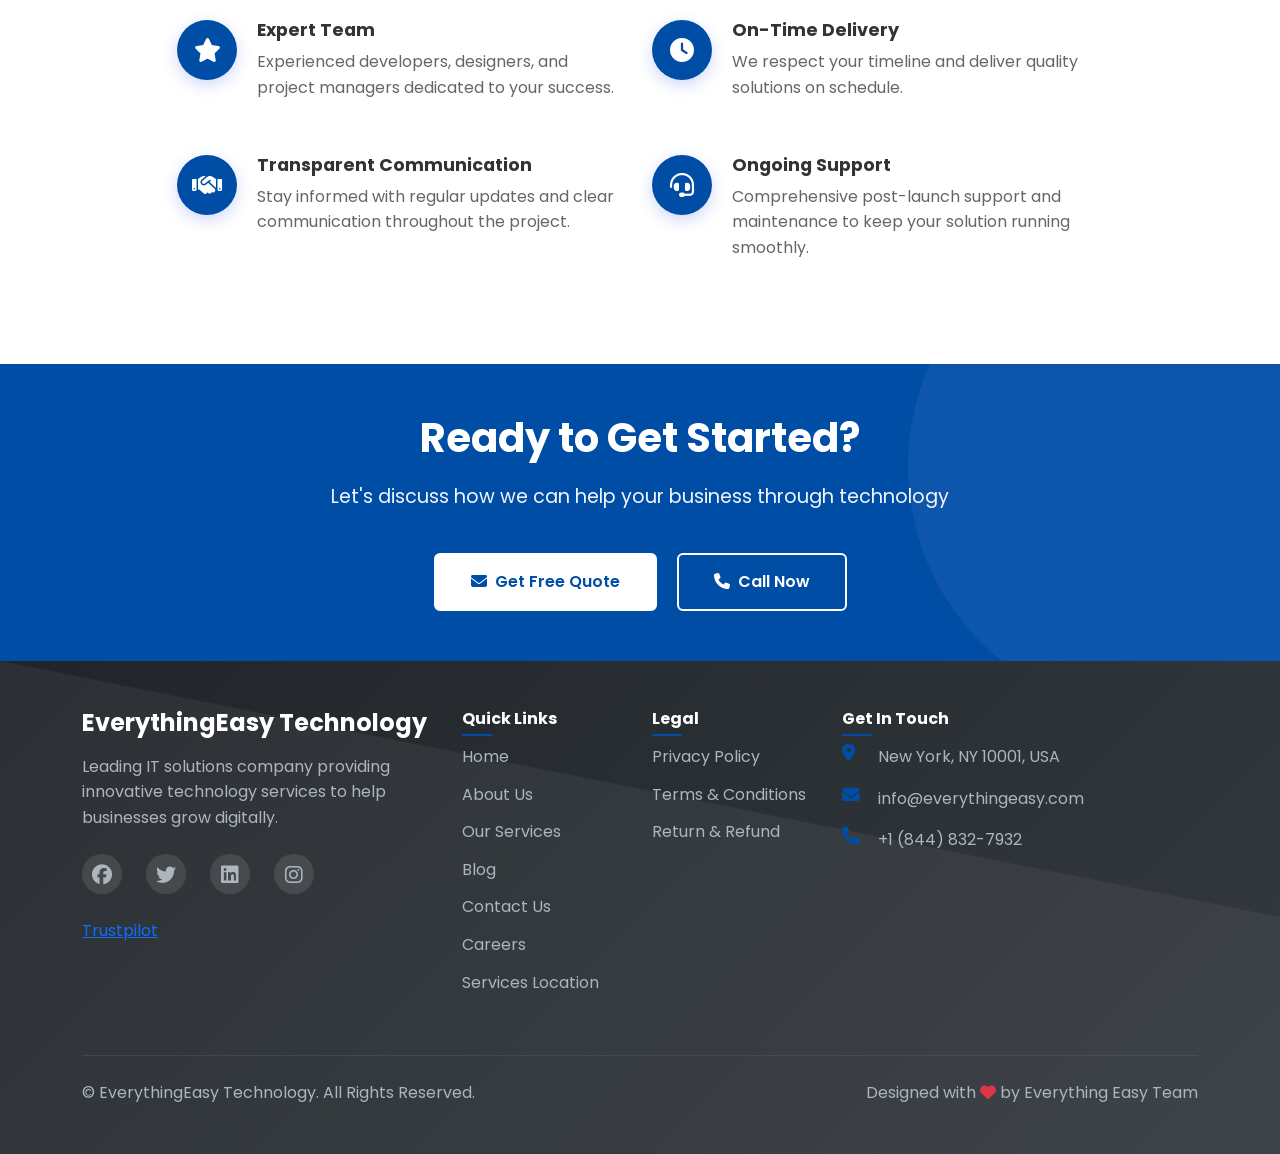
<file: services.html>
<!doctype html>
<html lang="en">
  <head>
    <meta charset="UTF-8" />
    <meta
      name="viewport"
      content="width=device-width, initial-scale=1.0, maximum-scale=5.0, user-scalable=yes"
    />
    <meta name="mobile-web-app-capable" content="yes" />
    <meta name="apple-mobile-web-app-capable" content="yes" />
    <meta name="apple-mobile-web-app-status-bar-style" content="default" />
    <meta name="theme-color" content="#0066cc" />
    <meta
      name="description"
      content="Explore our comprehensive IT services including web development, mobile apps, digital marketing, e-commerce, and more. Professional solutions for your business."
    />
    <meta
      name="keywords"
      content="IT services, web development, mobile apps, digital marketing, e-commerce, custom software, SEO"
    />
    <title>Our Services - EverythingEasy Technology USA</title>
    <link
      href="https://cdnjs.cloudflare.com/ajax/libs/bootstrap/5.3.2/css/bootstrap.min.css"
      rel="stylesheet"
    />
    <link
      href="https://cdnjs.cloudflare.com/ajax/libs/font-awesome/6.4.0/css/all.min.css"
      rel="stylesheet"
    />
    <link
      href="https://fonts.googleapis.com/css2?family=Poppins:wght@300;400;600;700&display=swap"
      rel="stylesheet"
    />
    <link href="css/style.css" rel="stylesheet" />
  </head>

  <body>
    <div id="navbar-container"></div>
    <script src="js/navigation.js"></script>
    <main style="margin-top: 30px">
      <!-- Page Header -->
      <section class="page-header">
        <div class="container">
          <div class="row">
            <div class="col-12 text-center">
              <h1>Our Services</h1>
              <p>
                Comprehensive IT solutions to help your business thrive in the
                digital age
              </p>
              <nav aria-label="breadcrumb">
                <ol class="breadcrumb justify-content-center">
                  <li class="breadcrumb-item">
                    <a href="index.html">Home</a>
                  </li>
                  <li class="breadcrumb-item active" aria-current="page">
                    Services
                  </li>
                </ol>
              </nav>
            </div>
          </div>
        </div>
      </section>

      <!-- Services Overview -->
      <section class="overview-section">
        <div class="container">
          <div class="row">
            <div class="col-lg-10 mx-auto text-center mb-5">
              <div class="section-badge">
                <i class="fas fa-briefcase"></i> WHAT WE OFFER
              </div>
              <h2 class="section-title">Complete Technology Solutions</h2>
              <p class="section-description">
                From Custom Software to Digital Marketing, we provide end-to-end
                technology services designed to accelerate your business growth
                and digital transformation.
              </p>
            </div>
          </div>

          <!-- Quick Stats -->
          <div class="stats-row">
            <div class="row">
              <div class="col-lg-3 col-6 mb-4">
                <div class="stat-box">
                  <h3>7+</h3>
                  <p>Core Services</p>
                </div>
              </div>
              <div class="col-lg-3 col-6 mb-4">
                <div class="stat-box">
                  <h3>15+</h3>
                  <p>Technologies</p>
                </div>
              </div>
              <div class="col-lg-3 col-6 mb-4">
                <div class="stat-box">
                  <h3>24/7</h3>
                  <p>Support</p>
                </div>
              </div>
              <div class="col-lg-3 col-6 mb-4">
                <div class="stat-box">
                  <h3>100%</h3>
                  <p>Satisfaction</p>
                </div>
              </div>
            </div>
          </div>
        </div>
      </section>

      <!-- Core Services -->
      <section class="core-services-section">
        <div class="container">
          <div class="row">
            <div class="col-lg-12 mb-4 text-center">
              <div class="section-badge">
                <i class="fas fa-rocket"></i> CORE SERVICES
              </div>
              <h2 class="section-title">Our Primary Expertise</h2>
            </div>
          </div>
          <div class="row g-4">
            <!-- Web Development -->
            <div class="col-12 col-lg-6 mb-3">
              <div class="core-service-card">
                <div class="service-icon-large">
                  <i class="fas fa-globe"></i>
                </div>
                <h3>Web Development</h3>
                <p>
                  Create stunning, responsive websites and web applications that
                  engage users and drive conversions.
                </p>
                <ul class="service-checklist">
                  <li><i class="fas fa-check"></i> Custom Website Design</li>
                  <li><i class="fas fa-check"></i> E-commerce Solutions</li>
                  <li>
                    <i class="fas fa-check"></i> Content Management Systems
                  </li>
                  <li><i class="fas fa-check"></i> Progressive Web Apps</li>
                  <li><i class="fas fa-check"></i> API Development</li>
                </ul>
              </div>
            </div>

            <!-- Mobile App Development -->
            <div class="col-12 col-lg-6 mb-3">
              <div class="core-service-card featured">
                <div class="service-icon-large">
                  <i class="fas fa-mobile-alt"></i>
                </div>
                <h3>Mobile App Development</h3>
                <p>
                  Build powerful mobile applications for iOS and Android
                  platforms that enhance user experience.
                </p>
                <ul class="service-checklist">
                  <li><i class="fas fa-check"></i> iOS App Development</li>
                  <li><i class="fas fa-check"></i> Android App Development</li>
                  <li><i class="fas fa-check"></i> Cross-Platform Solutions</li>
                  <li><i class="fas fa-check"></i> App Store Optimization</li>
                  <li><i class="fas fa-check"></i> Maintenance & Support</li>
                </ul>
              </div>
            </div>

            <!-- Custom Software -->
            <div class="col-12 col-lg-6 mb-3">
              <div class="core-service-card featured">
                <div class="service-icon-large">
                  <i class="fas fa-cogs"></i>
                </div>
                <h3>Custom Software Development</h3>
                <p>
                  Develop custom software solutions designed specifically for
                  your business needs and goals.
                </p>
                <ul class="service-checklist">
                  <li><i class="fas fa-check"></i> Enterprise Solutions</li>
                  <li><i class="fas fa-check"></i> API Development</li>
                  <li><i class="fas fa-check"></i> Cloud Integration</li>
                  <li><i class="fas fa-check"></i> Legacy Modernization</li>
                  <li>
                    <i class="fas fa-check"></i> System Design & Architecture
                  </li>
                </ul>
              </div>
            </div>

            <!-- Digital Marketing -->
            <div class="col-12 col-lg-6 mb-3">
              <div class="core-service-card">
                <div class="service-icon-large">
                  <i class="fas fa-bullhorn"></i>
                </div>
                <h3>Digital Marketing</h3>
                <p>
                  Grow your online presence with data-driven digital marketing
                  strategies and campaigns.
                </p>
                <ul class="service-checklist">
                  <li><i class="fas fa-check"></i> SEO Optimization</li>
                  <li><i class="fas fa-check"></i> Social Media Marketing</li>
                  <li><i class="fas fa-check"></i> Content Marketing</li>
                  <li><i class="fas fa-check"></i> PPC Advertising</li>
                  <li><i class="fas fa-check"></i> Analytics & Reporting</li>
                </ul>
              </div>
            </div>
          </div>
        </div>
      </section>

      <!-- Specialized Services -->
      <section class="specialized-section">
        <div class="container">
          <div class="row">
            <div class="col-lg-12 mb-5 text-center">
              <h2>Specialized Services</h2>
            </div>
          </div>
          <div class="row">
            <!-- Data Analytics -->
            <div class="col-12 col-sm-6 col-lg-4 mb-4">
              <div class="specialized-card">
                <div class="specialized-icon">
                  <i class="fas fa-chart-bar"></i>
                </div>
                <h5>Data Analytics</h5>
                <p>
                  Transform raw data into actionable insights. Our analytics
                  solutions help you make data-driven decisions.
                </p>
              </div>
            </div>

            <!-- AI Services -->
            <div class="col-12 col-sm-6 col-lg-4 mb-4">
              <div class="specialized-card">
                <div class="specialized-icon">
                  <i class="fas fa-brain"></i>
                </div>
                <h5>AI & Machine Learning</h5>
                <p>
                  Leverage artificial intelligence to automate processes and
                  gain competitive advantages in your industry.
                </p>
              </div>
            </div>

            <!-- Cloud Services -->
            <div class="col-12 col-sm-6 col-lg-4 mb-4">
              <div class="specialized-card">
                <div class="specialized-icon">
                  <i class="fas fa-cloud"></i>
                </div>
                <h5>Cloud Services</h5>
                <p>
                  Migrate to the cloud or optimize your existing cloud
                  infrastructure. AWS, Azure, GCP experts.
                </p>
              </div>
            </div>

            <!-- Security -->
            <div class="col-12 col-sm-6 col-lg-4 mb-4">
              <div class="specialized-card">
                <div class="specialized-icon">
                  <i class="fas fa-lock"></i>
                </div>
                <h5>Cybersecurity</h5>
                <p>
                  Protect your business with comprehensive security solutions
                  and vulnerability assessments.
                </p>
              </div>
            </div>

            <!-- DevOps -->
            <div class="col-12 col-sm-6 col-lg-4 mb-4">
              <div class="specialized-card">
                <div class="specialized-icon">
                  <i class="fas fa-rocket"></i>
                </div>
                <h5>DevOps</h5>
                <p>
                  Streamline your development workflow with DevOps practices and
                  continuous integration/deployment.
                </p>
              </div>
            </div>

            <!-- Consulting -->
            <div class="col-12 col-sm-6 col-lg-4 mb-4">
              <div class="specialized-card">
                <div class="specialized-icon">
                  <i class="fas fa-handshake"></i>
                </div>
                <h5>IT Consulting</h5>
                <p>
                  Strategic technology consulting to align your IT
                  infrastructure with your business goals.
                </p>
              </div>
            </div>
          </div>
        </div>
      </section>

      <!-- Why Choose Us -->
      <section class="why-choose-section">
        <div class="container">
          <div class="row">
            <div class="col-lg-10 mx-auto">
              <h2 class="text-center">Why Choose EverythingEasy?</h2>
              <div class="row">
                <div class="col-md-6 mb-4">
                  <div class="feature-item">
                    <div class="feature-icon">
                      <i class="fas fa-star"></i>
                    </div>
                    <div class="feature-content">
                      <h5>Expert Team</h5>
                      <p>
                        Experienced developers, designers, and project managers
                        dedicated to your success.
                      </p>
                    </div>
                  </div>
                </div>
                <div class="col-md-6 mb-4">
                  <div class="feature-item">
                    <div class="feature-icon">
                      <i class="fas fa-clock"></i>
                    </div>
                    <div class="feature-content">
                      <h5>On-Time Delivery</h5>
                      <p>
                        We respect your timeline and deliver quality solutions
                        on schedule.
                      </p>
                    </div>
                  </div>
                </div>
                <div class="col-md-6 mb-4">
                  <div class="feature-item">
                    <div class="feature-icon">
                      <i class="fas fa-handshake"></i>
                    </div>
                    <div class="feature-content">
                      <h5>Transparent Communication</h5>
                      <p>
                        Stay informed with regular updates and clear
                        communication throughout the project.
                      </p>
                    </div>
                  </div>
                </div>
                <div class="col-md-6 mb-4">
                  <div class="feature-item">
                    <div class="feature-icon">
                      <i class="fas fa-headset"></i>
                    </div>
                    <div class="feature-content">
                      <h5>Ongoing Support</h5>
                      <p>
                        Comprehensive post-launch support and maintenance to
                        keep your solution running smoothly.
                      </p>
                    </div>
                  </div>
                </div>
              </div>
            </div>
          </div>
        </div>
      </section>

      <!-- CTA Section -->
      <section class="cta-section" id="contact">
        <div class="container">
          <div class="row">
            <div class="col-lg-8 mx-auto text-center">
              <h2>Ready to Get Started?</h2>
              <p>
                Let's discuss how we can help your business through technology
              </p>
              <div class="cta-buttons">
                <a href="index.html" class="cta-btn cta-btn-primary">
                  <i class="fas fa-envelope me-2"></i>Get Free Quote
                </a>
                <a href="tel:+18443299832" class="cta-btn cta-btn-secondary">
                  <i class="fas fa-phone me-2"></i>Call Now
                </a>
              </div>
            </div>
          </div>
        </div>
      </section>

      <div id="footer-container"></div>
    </main>

    <script src="https://cdnjs.cloudflare.com/ajax/libs/bootstrap/5.3.2/js/bootstrap.bundle.min.js"></script>
    <script>
      function setActiveNavLink() {
        const currentPagePath = window.location.pathname;
        const currentPage = currentPagePath.split("/").pop();
        const navLinks = document.querySelectorAll(
          ".navbar-nav .nav-link:not(.btn)",
        );

        navLinks.forEach((link) => {
          link.classList.remove("active");
          const href = link.getAttribute("href");
          if (
            href &&
            (href === currentPage ||
              (currentPage === "" && href === "index.html") ||
              (!currentPage && href === "index.html"))
          ) {
            link.classList.add("active");
          }
        });
      }

      fetch("navbar.html")
        .then((r) => r.text())
        .then((html) => {
          document.getElementById("navbar-container").innerHTML = html;
          setActiveNavLink();
        });

      fetch("footer.html")
        .then((r) => r.text())
        .then((html) => {
          document.getElementById("footer-container").innerHTML = html;
        });
    </script>
  </body>
</html>
</file>
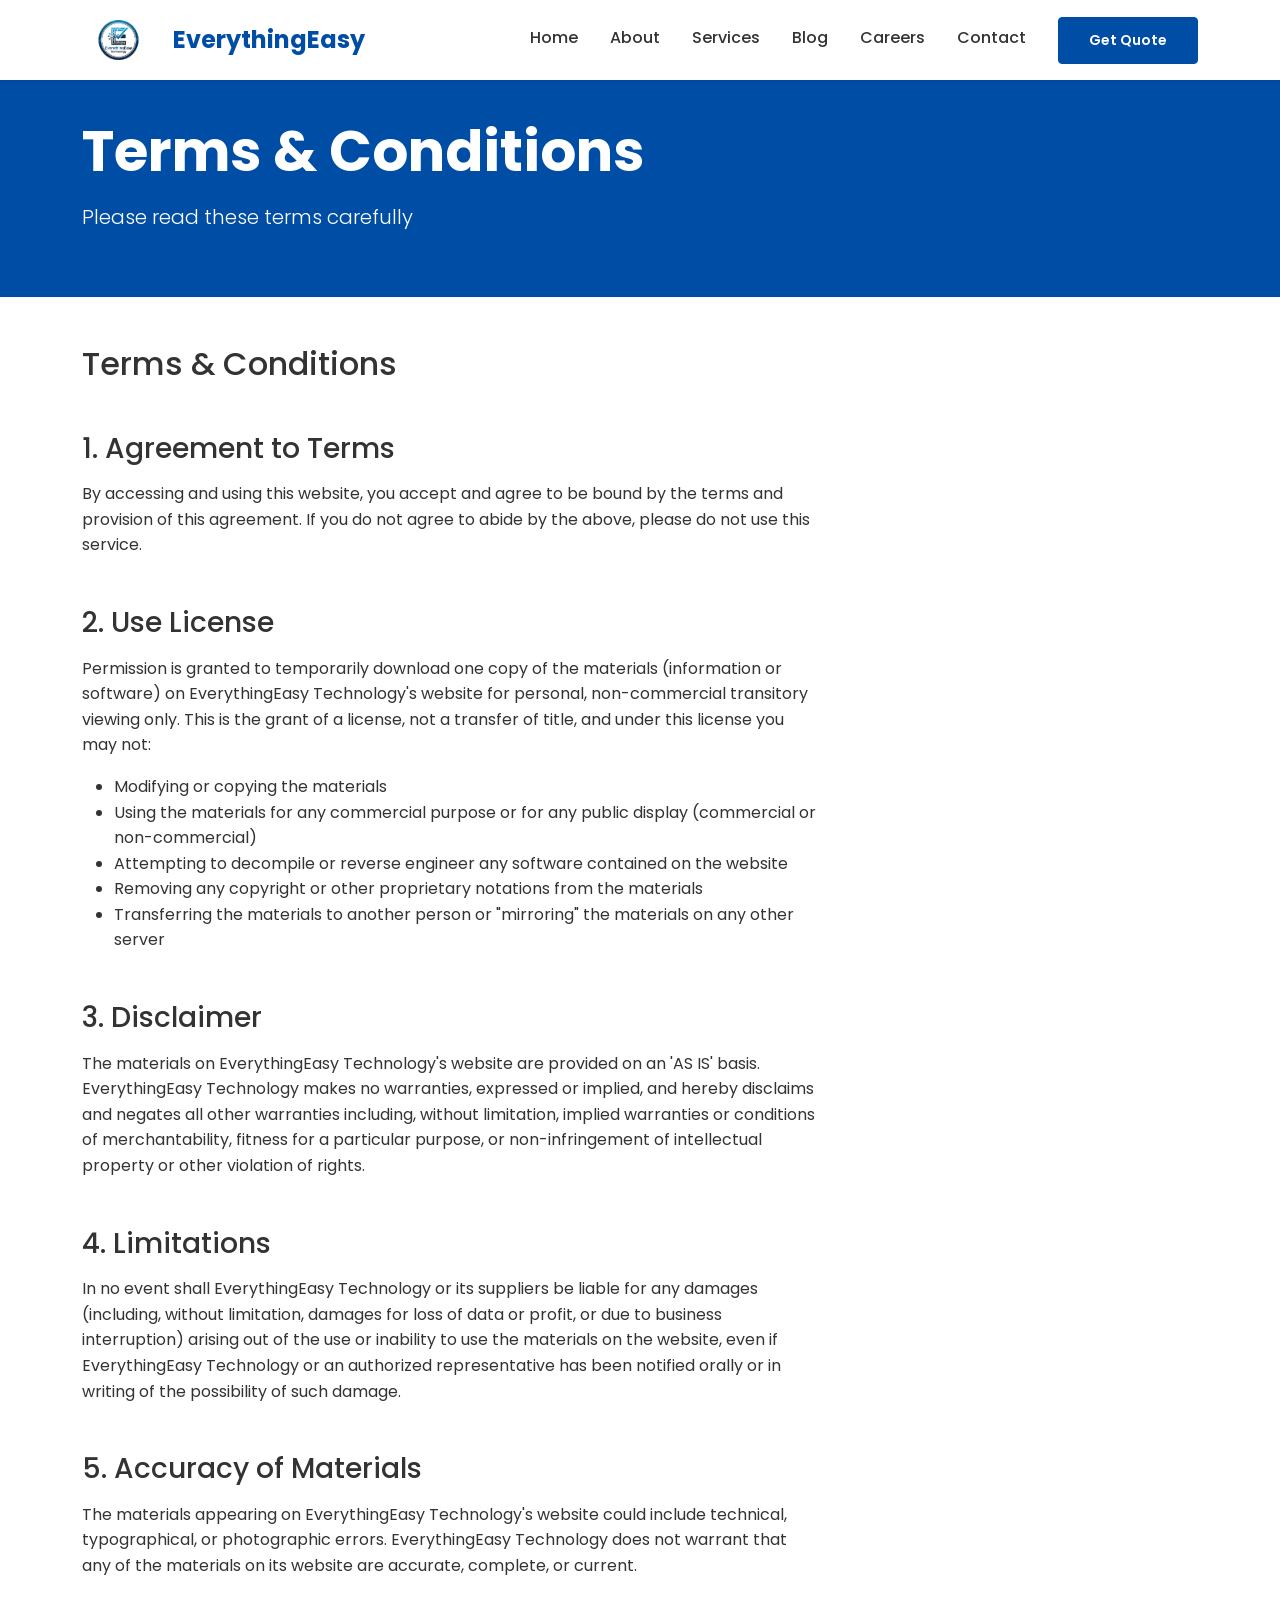
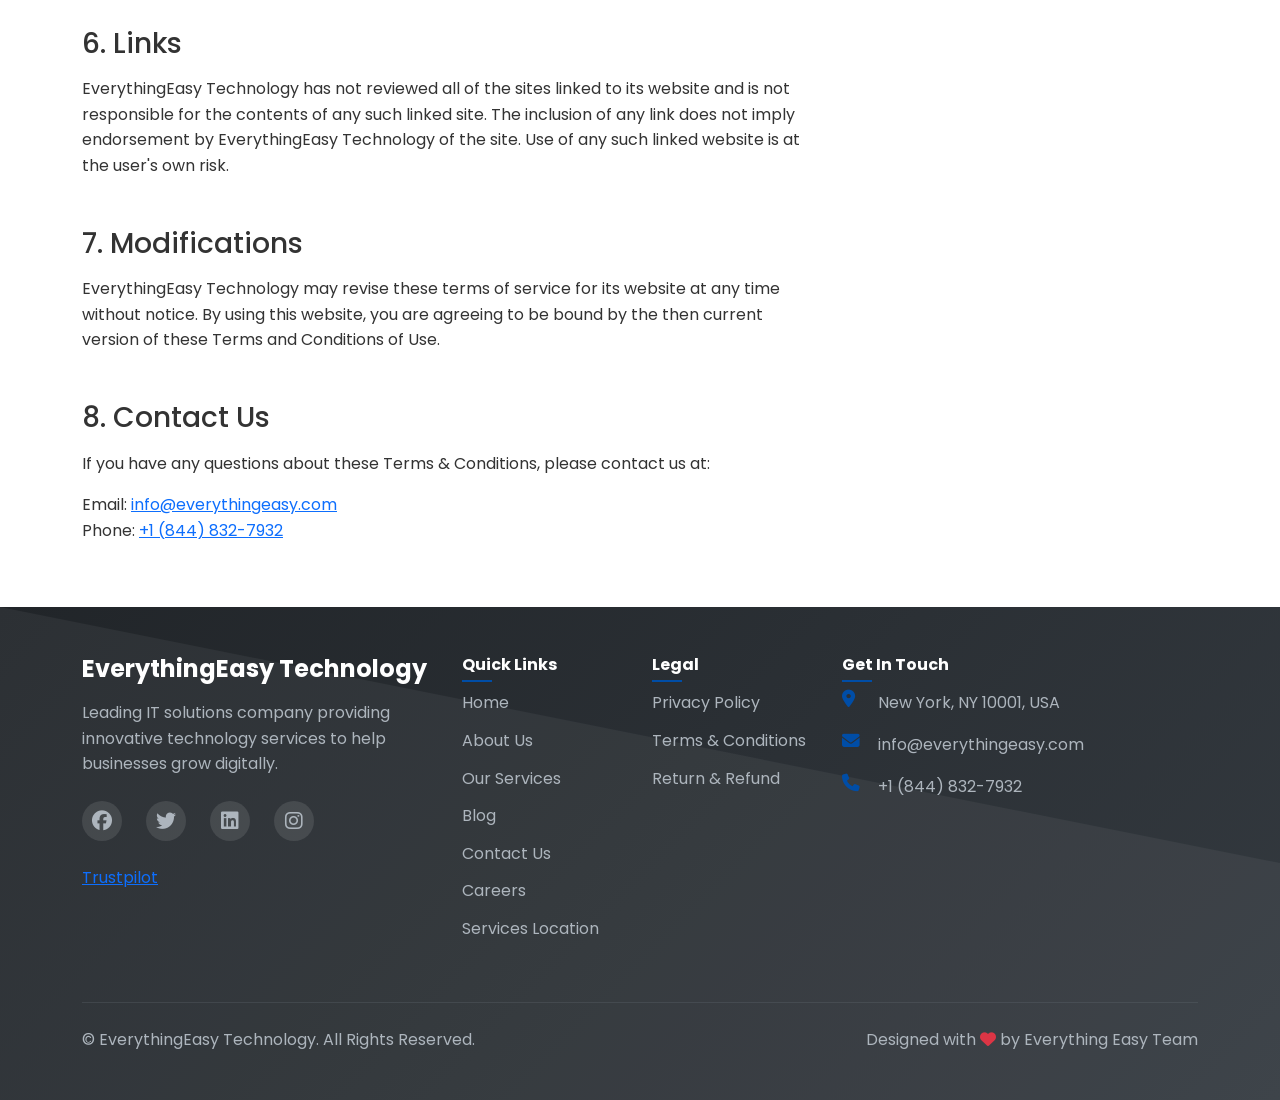
<file: terms-conditions.html>
<!doctype html>
<html lang="en">
  <head>
    <meta charset="UTF-8" />
    <meta name="viewport" content="width=device-width, initial-scale=1.0" />
    <title>Terms & Conditions - EverythingEasy Technology</title>
    <link
      href="https://cdnjs.cloudflare.com/ajax/libs/bootstrap/5.3.2/css/bootstrap.min.css"
      rel="stylesheet"
    />
    <link
      href="https://cdnjs.cloudflare.com/ajax/libs/font-awesome/6.4.0/css/all.min.css"
      rel="stylesheet"
    />
    <link
      href="https://fonts.googleapis.com/css2?family=Poppins:wght@300;400;600;700&display=swap"
      rel="stylesheet"
    />
    <link href="css/style.css" rel="stylesheet" />
  </head>
  <body>
    <!-- Navbar Container -->
    <div id="navbar-container"></div>
    <script src="js/navigation.js"></script>

    <main style="margin-top: 70px">
      <!-- Page Header -->
      <section class="py-5" style="background: #004da6; color: white">
        <div class="container">
          <h1 class="display-4 fw-bold mb-3">Terms & Conditions</h1>
          <p class="lead">Please read these terms carefully</p>
        </div>
      </section>

      <!-- Content -->
      <section class="py-5">
        <div class="container">
          <div class="row">
            <div class="col-lg-8">
              <div class="content-box">
                <h2 class="mb-4">Terms & Conditions</h2>

                <h3 class="mt-5 mb-3">1. Agreement to Terms</h3>
                <p>
                  By accessing and using this website, you accept and agree to
                  be bound by the terms and provision of this agreement. If you
                  do not agree to abide by the above, please do not use this
                  service.
                </p>

                <h3 class="mt-5 mb-3">2. Use License</h3>
                <p>
                  Permission is granted to temporarily download one copy of the
                  materials (information or software) on EverythingEasy
                  Technology's website for personal, non-commercial transitory
                  viewing only. This is the grant of a license, not a transfer
                  of title, and under this license you may not:
                </p>
                <ul>
                  <li>Modifying or copying the materials</li>
                  <li>
                    Using the materials for any commercial purpose or for any
                    public display (commercial or non-commercial)
                  </li>
                  <li>
                    Attempting to decompile or reverse engineer any software
                    contained on the website
                  </li>
                  <li>
                    Removing any copyright or other proprietary notations from
                    the materials
                  </li>
                  <li>
                    Transferring the materials to another person or "mirroring"
                    the materials on any other server
                  </li>
                </ul>

                <h3 class="mt-5 mb-3">3. Disclaimer</h3>
                <p>
                  The materials on EverythingEasy Technology's website are
                  provided on an 'AS IS' basis. EverythingEasy Technology makes
                  no warranties, expressed or implied, and hereby disclaims and
                  negates all other warranties including, without limitation,
                  implied warranties or conditions of merchantability, fitness
                  for a particular purpose, or non-infringement of intellectual
                  property or other violation of rights.
                </p>

                <h3 class="mt-5 mb-3">4. Limitations</h3>
                <p>
                  In no event shall EverythingEasy Technology or its suppliers
                  be liable for any damages (including, without limitation,
                  damages for loss of data or profit, or due to business
                  interruption) arising out of the use or inability to use the
                  materials on the website, even if EverythingEasy Technology or
                  an authorized representative has been notified orally or in
                  writing of the possibility of such damage.
                </p>

                <h3 class="mt-5 mb-3">5. Accuracy of Materials</h3>
                <p>
                  The materials appearing on EverythingEasy Technology's website
                  could include technical, typographical, or photographic
                  errors. EverythingEasy Technology does not warrant that any of
                  the materials on its website are accurate, complete, or
                  current.
                </p>

                <h3 class="mt-5 mb-3">6. Links</h3>
                <p>
                  EverythingEasy Technology has not reviewed all of the sites
                  linked to its website and is not responsible for the contents
                  of any such linked site. The inclusion of any link does not
                  imply endorsement by EverythingEasy Technology of the site.
                  Use of any such linked website is at the user's own risk.
                </p>

                <h3 class="mt-5 mb-3">7. Modifications</h3>
                <p>
                  EverythingEasy Technology may revise these terms of service
                  for its website at any time without notice. By using this
                  website, you are agreeing to be bound by the then current
                  version of these Terms and Conditions of Use.
                </p>

                <h3 class="mt-5 mb-3">8. Contact Us</h3>
                <p>
                  If you have any questions about these Terms & Conditions,
                  please contact us at:
                </p>
                <p>
                  Email:
                  <a href="mailto:info@everythingeasy.com"
                    >info@everythingeasy.com</a
                  ><br />
                  Phone: <a href="tel:+18448327932">+1 (844) 832-7932</a>
                </p>
              </div>
            </div>
          </div>
        </div>
      </section>
    </main>

    <!-- Footer -->
    <div id="footer-container"></div>
    <script src="https://cdnjs.cloudflare.com/ajax/libs/bootstrap/5.3.2/js/bootstrap.bundle.min.js"></script>
    <script>
      fetch("footer.html")
        .then((r) => r.text())
        .then((html) => {
          document.getElementById("footer-container").innerHTML = html;
        });
    </script>
  </body>
</html>
</file>
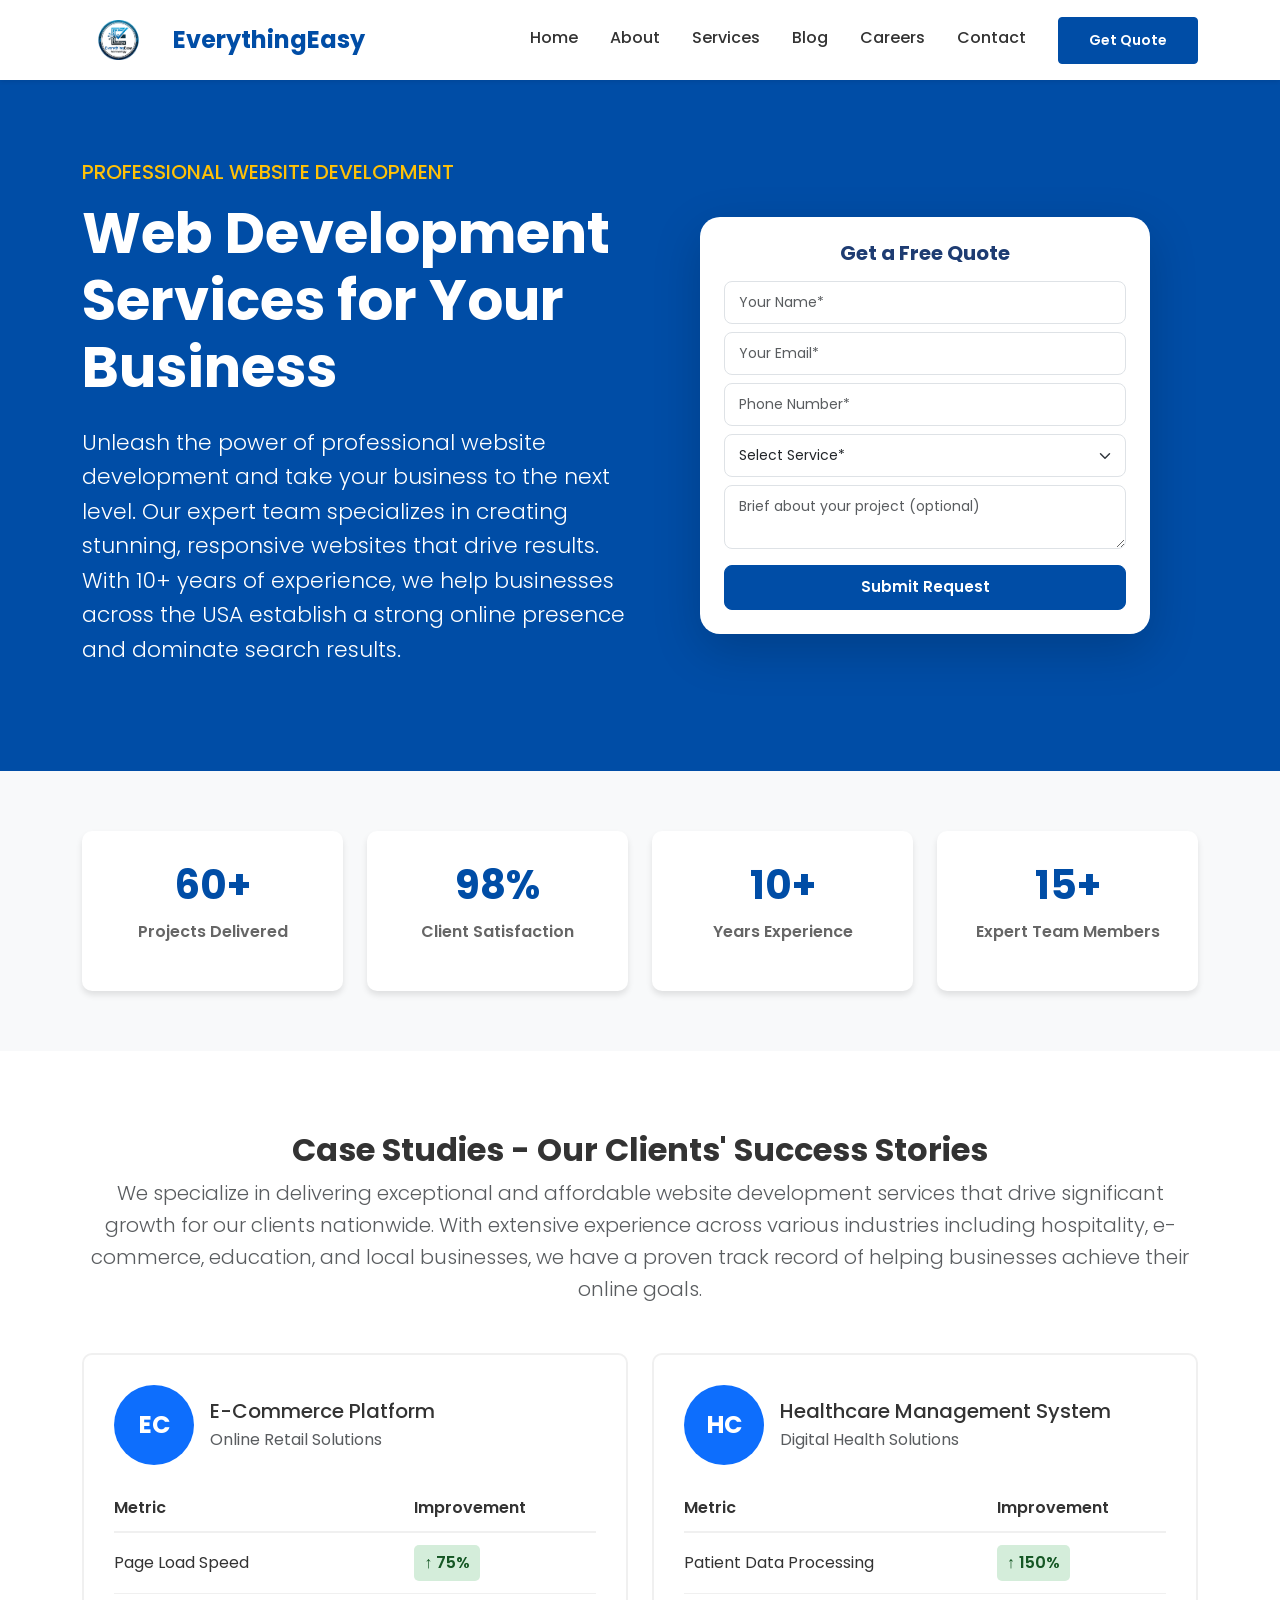
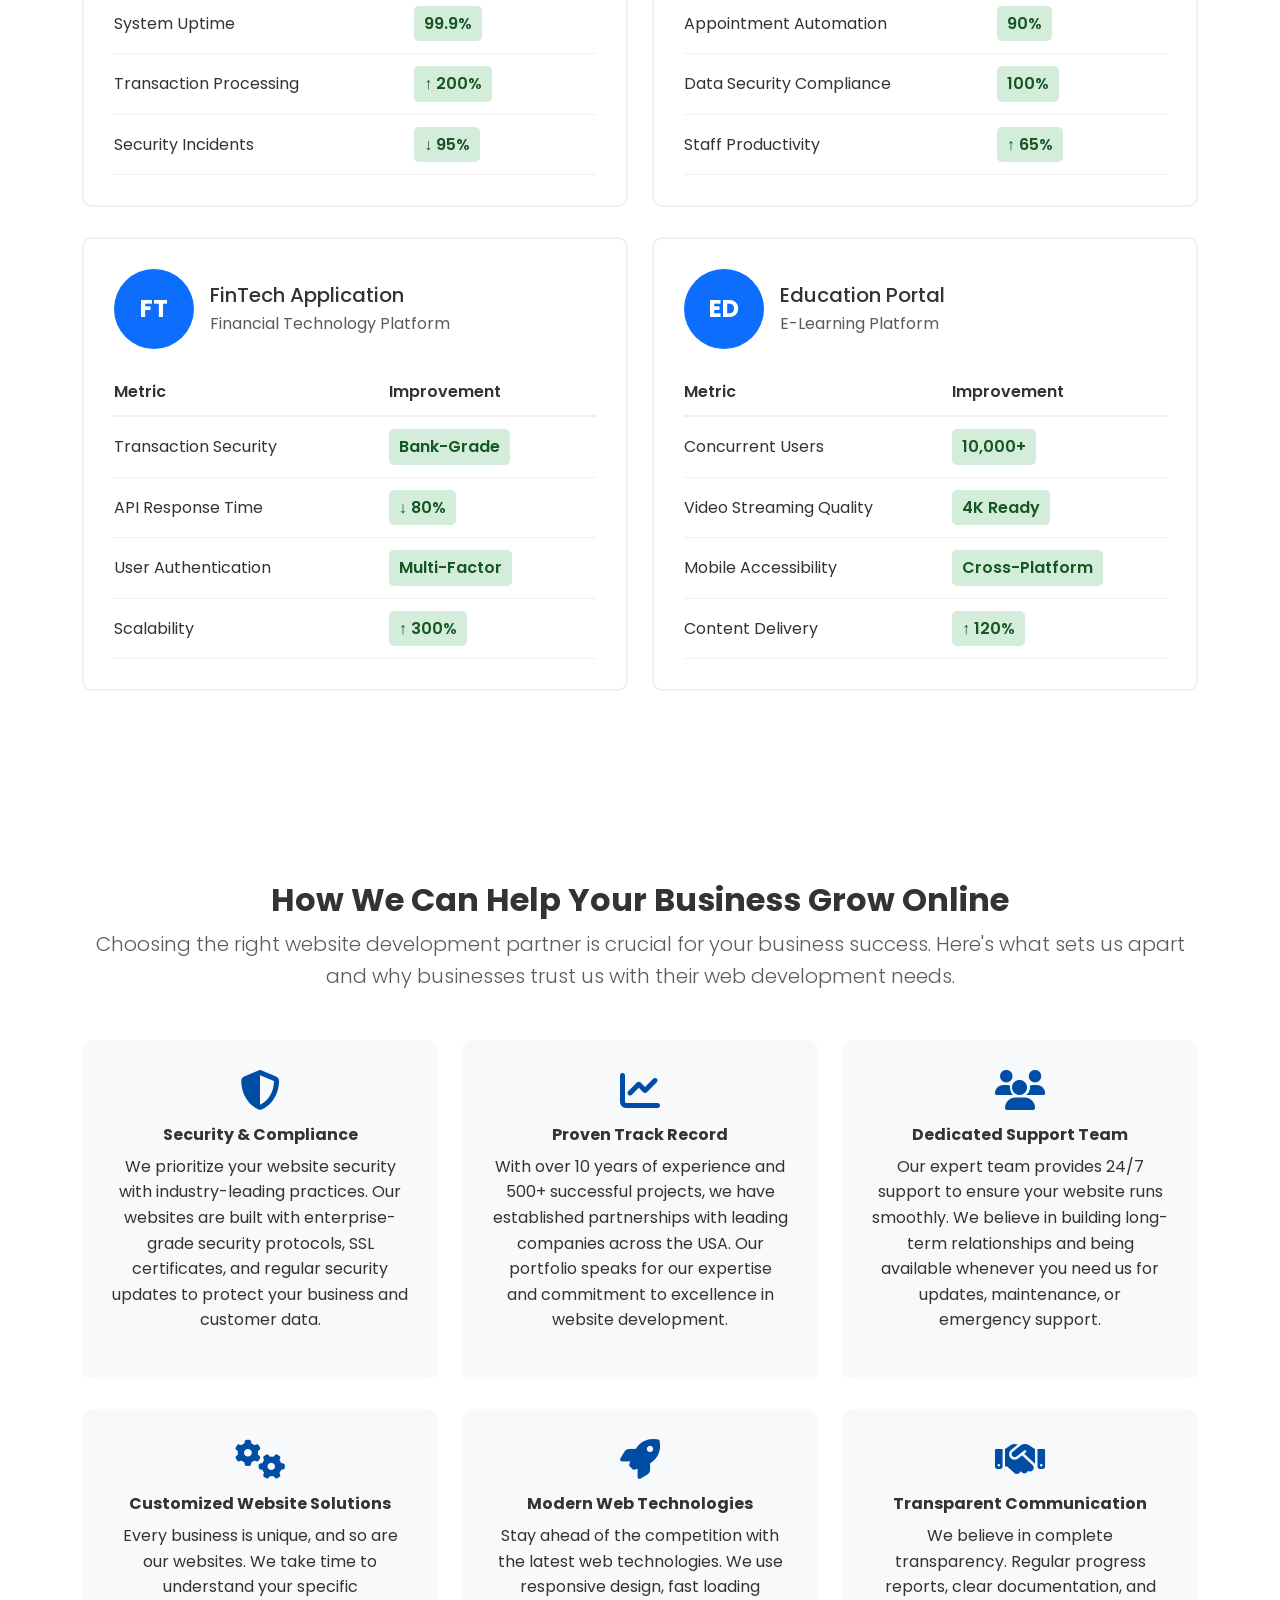
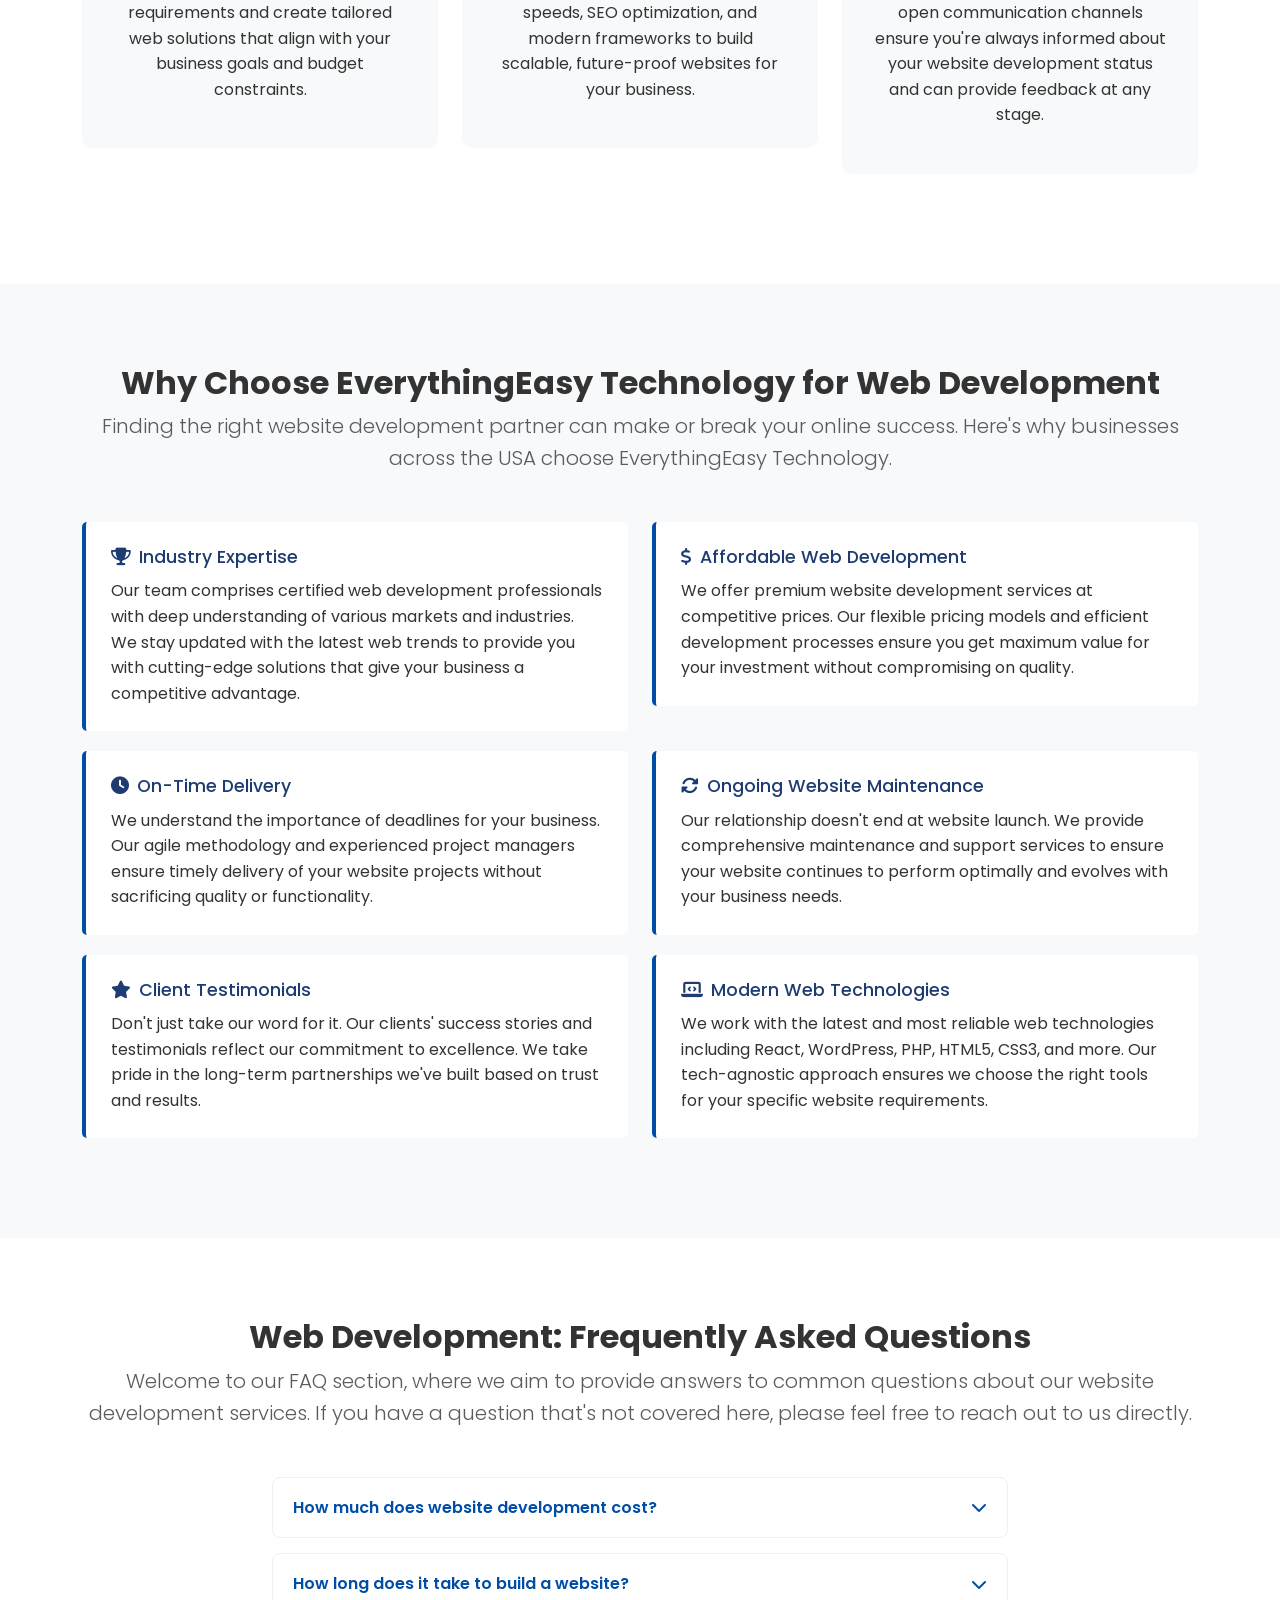
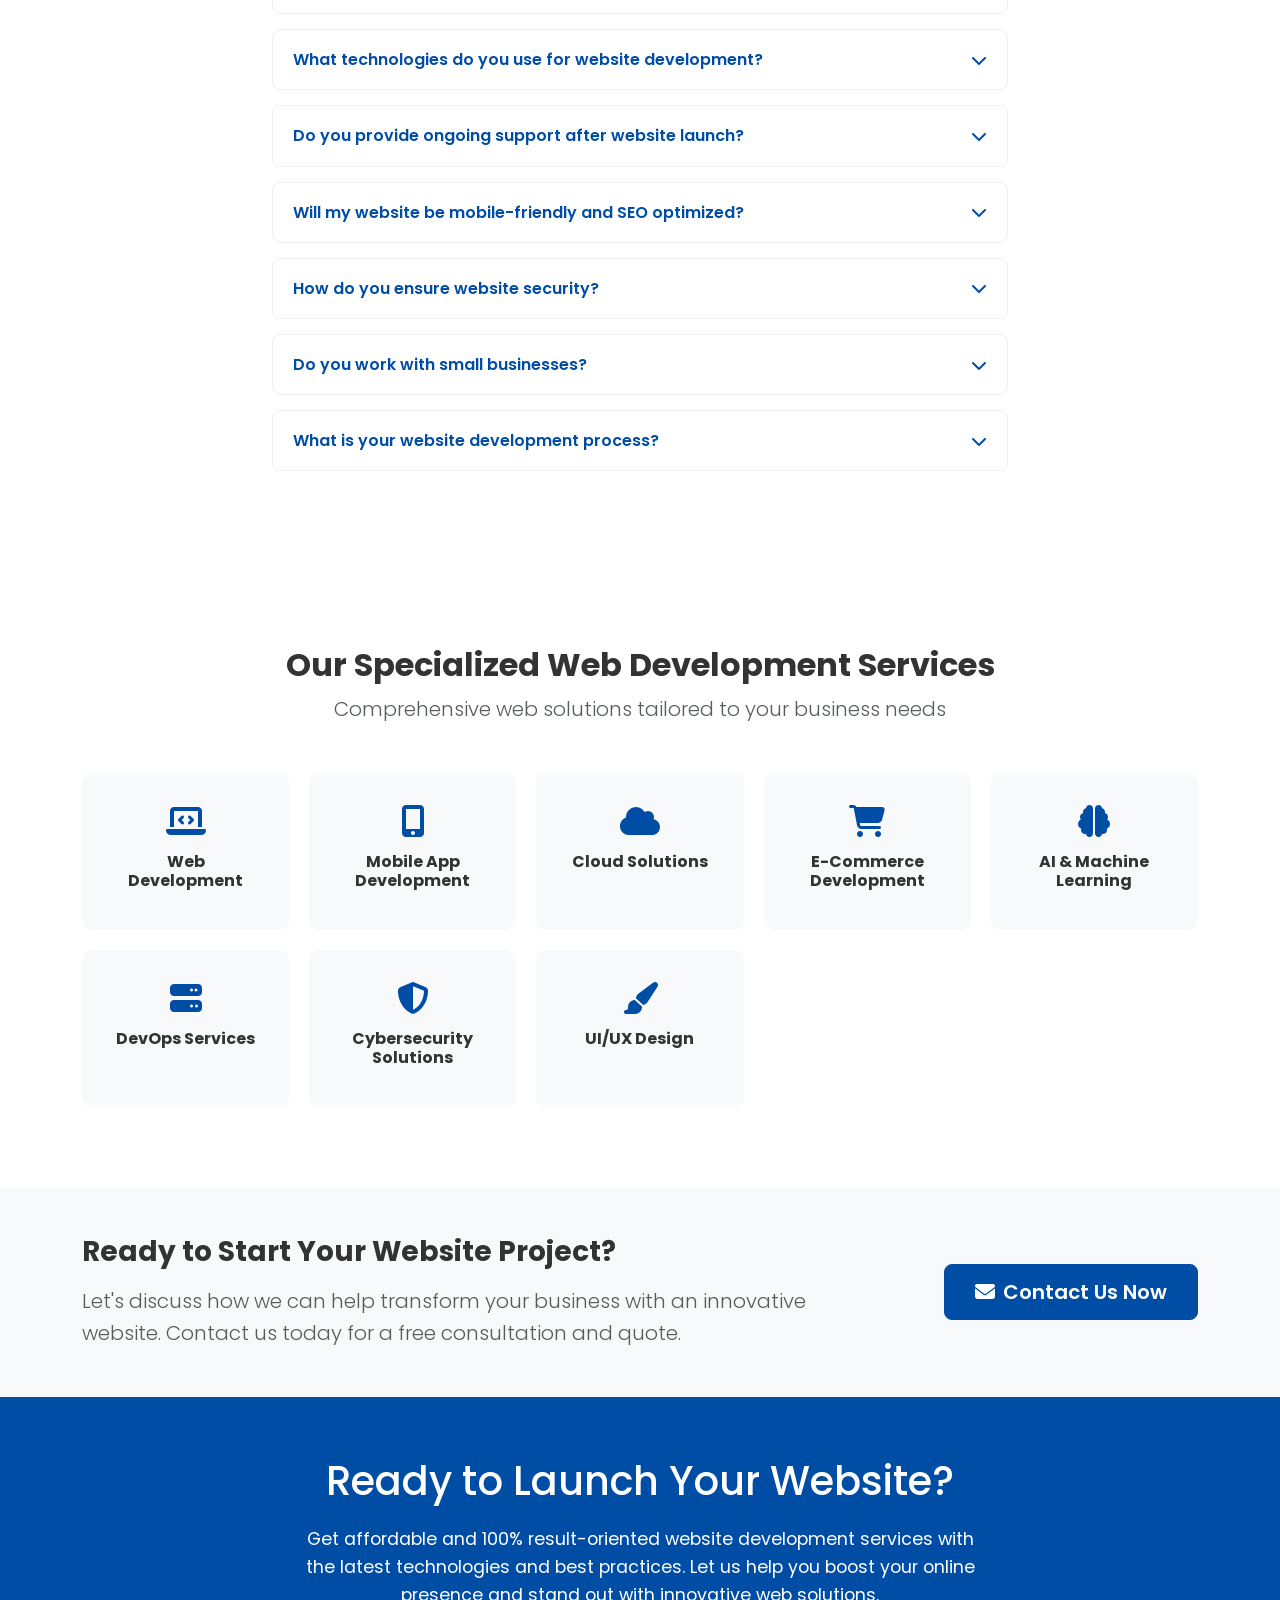
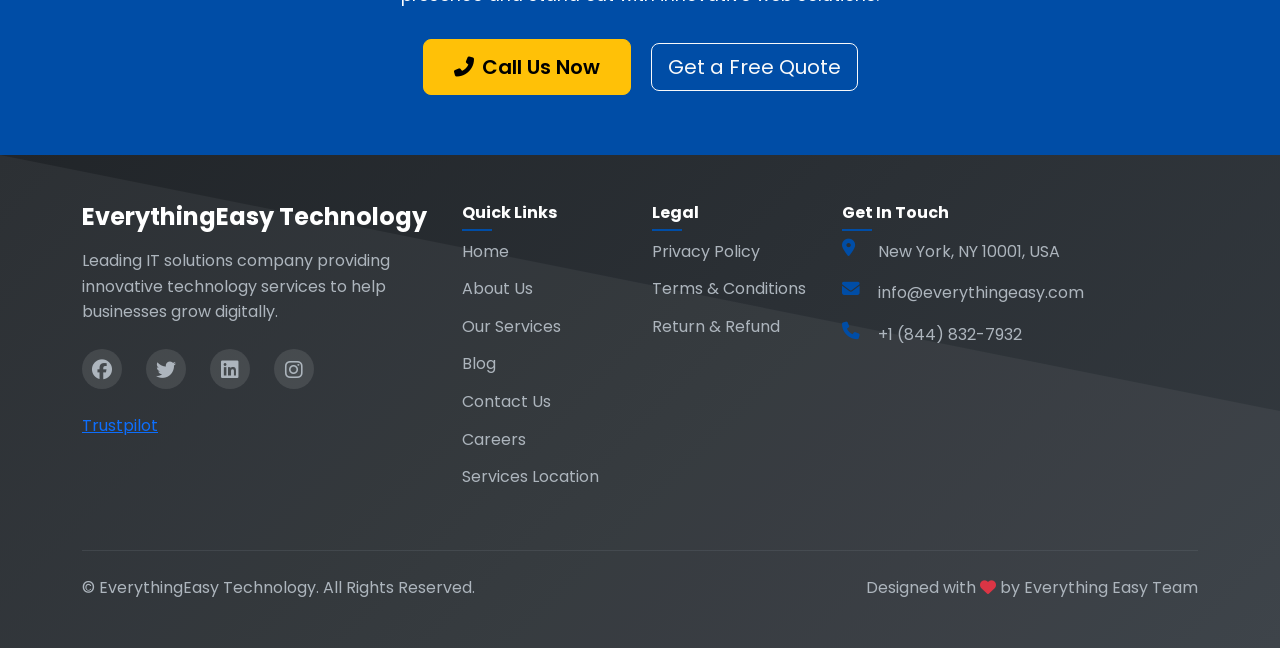
<file: web-development.html>
<!doctype html>
<html lang="en">
  <head>
    <meta charset="UTF-8" />
    <meta
      name="viewport"
      content="width=device-width, initial-scale=1.0, maximum-scale=5.0, user-scalable=yes"
    />
    <meta name="mobile-web-app-capable" content="yes" />
    <meta name="apple-mobile-web-app-capable" content="yes" />
    <meta name="apple-mobile-web-app-status-bar-style" content="default" />
    <meta name="theme-color" content="#0066cc" />
    <title>Web Development Services - EverythingEasy Technology USA</title>
    <meta
      name="description"
      content="Professional web development services in the USA. Custom websites, e-commerce solutions, and responsive design for your business growth."
    />
    <meta
      name="keywords"
      content="web development, web design, website development USA, custom websites, e-commerce development"
    />
    <meta name="author" content="EverythingEasy" />
    <meta name="robots" content="index, follow" />
    <meta name="googlebot" content="index, follow" />
    <link
      rel="canonical"
      href="https://everythingeasy-usa.com/web-development.html"
    />

    <!-- Open Graph / Social -->
    <meta
      property="og:title"
      content="Professional Web Development Services - EverythingEasy Technology USA"
    />
    <meta
      property="og:description"
      content="Get expert web development services with modern technologies and proven results."
    />
    <meta property="og:type" content="website" />
    <meta property="og:site_name" content="EverythingEasy Technology USA" />

    <!-- Twitter -->
    <meta name="twitter:card" content="summary_large_image" />
    <meta
      name="twitter:title"
      content="Professional Web Development Services - EverythingEasy Technology USA"
    />
    <meta
      name="twitter:description"
      content="Get expert web development services with modern technologies and proven results."
    />

    <!-- Mobile Meta -->
    <meta name="format-detection" content="telephone=no" />
    <meta name="HandheldFriendly" content="true" />
    <meta name="MobileOptimized" content="320" />
    <meta name="language" content="English" />
    <meta http-equiv="content-language" content="en" />

    <!-- CSS -->
    <link
      href="https://cdnjs.cloudflare.com/ajax/libs/bootstrap/5.3.2/css/bootstrap.min.css"
      rel="stylesheet"
    />
    <link
      href="https://cdnjs.cloudflare.com/ajax/libs/font-awesome/6.4.0/css/all.min.css"
      rel="stylesheet"
    />
    <link
      href="https://fonts.googleapis.com/css2?family=Poppins:wght@300;400;600;700&display=swap"
      rel="stylesheet"
    />
    <link href="css/style.css" rel="stylesheet" />

    <style>
      .service-hero {
        background: #004da6;
        color: white;
        padding: 80px 0;
        margin-top: 80px;
      }

      .service-hero h1 {
        line-height: 1.2;
        margin-bottom: 20px;
      }

      .metrics-section {
        background: #f8f9fa;
        padding: 60px 0;
      }

      .metric-box {
        text-align: center;
        padding: 30px;
        background: white;
        border-radius: 10px;
        box-shadow: 0 4px 6px rgba(0, 0, 0, 0.1);
      }

      .metric-box h2 {
        font-size: 2.5rem;
        color: #004da6;
        font-weight: 700;
        margin-bottom: 10px;
      }

      .metric-box p {
        color: #666;
        font-weight: 600;
      }

      .case-study-section {
        padding: 80px 0;
      }

      .case-study-card {
        background: white;
        border: 2px solid #f0f0f0;
        border-radius: 10px;
        padding: 30px;
        margin-bottom: 30px;
        transition: all 0.3s ease;
      }

      .case-study-card:hover {
        border-color: #004da6;
        box-shadow: 0 8px 20px rgba(0, 0, 0, 0.1);
      }

      .results-table {
        width: 100%;
        margin-top: 20px;
      }

      .results-table thead th {
        border-bottom: 2px solid #f0f0f0;
        padding: 10px 0;
        color: #333;
        font-weight: 600;
      }

      .results-table td {
        padding: 12px 0;
        border-bottom: 1px solid #f0f0f0;
      }

      .badge-success {
        display: inline-block;
        background: #d4edda;
        color: #155724;
        padding: 5px 10px;
        border-radius: 5px;
        font-weight: 600;
      }

      .how-we-help {
        padding: 80px 0;
        background: white;
      }

      .help-card {
        text-align: center;
        padding: 30px;
        margin-bottom: 30px;
        border-radius: 10px;
        background: #f8f9fa;
        transition: all 0.3s ease;
      }

      .help-card:hover {
        background: #004da6;
        color: white;
        transform: translateY(-5px);
      }

      .help-card i {
        font-size: 2.5rem;
        color: #004da6;
        margin-bottom: 15px;
      }

      .help-card:hover i {
        color: white;
      }

      .help-card h6 {
        font-weight: 700;
        margin-bottom: 10px;
      }

      .why-choose {
        padding: 80px 0;
        background: #f8f9fa;
      }

      .choose-card {
        background: white;
        border-left: 4px solid #004da6;
        padding: 25px;
        margin-bottom: 20px;
        border-radius: 5px;
      }

      .choose-card h5 {
        font-size: 1.1rem;
        margin-bottom: 10px;
        color: #1e3c72;
      }

      .boost-cta {
        background: #004da6;
        color: white;
        padding: 60px 0;
        text-align: center;
      }

      .boost-cta h2 {
        font-size: 2.5rem;
        margin-bottom: 20px;
      }

      .boost-cta p {
        font-size: 1.1rem;
        margin-bottom: 30px;
        max-width: 700px;
        margin-left: auto;
        margin-right: auto;
      }

      .faq-section {
        padding: 80px 0;
      }

      .faq-item {
        background: white;
        border: 1px solid #f0f0f0;
        border-radius: 8px;
        padding: 20px;
        margin-bottom: 15px;
        cursor: pointer;
        transition: all 0.3s ease;
      }

      .faq-item:hover {
        border-color: #004da6;
        box-shadow: 0 4px 12px rgba(0, 0, 0, 0.1);
      }

      .faq-item h6 {
        display: flex;
        justify-content: space-between;
        align-items: center;
        margin: 0;
        font-weight: 600;
        color: #004da6;
      }

      .faq-answer {
        display: none;
        margin-top: 15px;
        padding-top: 15px;
        border-top: 1px solid #f0f0f0;
      }

      .faq-item.active .faq-answer {
        display: block;
      }

      .faq-item.active h6 i {
        transform: rotate(180deg);
      }

      .faq-item h6 i {
        transition: transform 0.3s ease;
        color: #004da6;
      }

      .specialized-services {
        padding: 80px 0;
        background: white;
      }

      .service-grid {
        display: grid;
        grid-template-columns: repeat(auto-fit, minmax(200px, 1fr));
        gap: 20px;
      }

      .service-card-item {
        background: #f8f9fa;
        padding: 30px;
        border-radius: 10px;
        text-align: center;
        text-decoration: none;
        color: inherit;
        transition: all 0.3s ease;
        border: 2px solid transparent;
      }

      .service-card-item:hover {
        background: #004da6;
        color: white;
        border-color: #004da6;
        transform: translateY(-5px);
      }

      .service-card-item i {
        font-size: 2rem;
        color: #004da6;
        margin-bottom: 15px;
      }

      .service-card-item:hover i {
        color: white;
      }

      .service-card-item h6 {
        font-weight: 700;
      }
    </style>
  </head>

  <body>
    <div id="navbar-container"></div>
    <script src="js/navigation.js"></script>

    <!-- Hero Section -->
    <section class="service-hero" id="service-hero">
      <div class="container">
        <div class="row align-items-center">
          <div class="col-lg-6">
            <div class="hero-content">
              <h5 class="text-warning mb-3">
                PROFESSIONAL WEBSITE DEVELOPMENT
              </h5>
              <h1 class="display-4 fw-bold mb-4 text-white">
                Web Development Services for Your Business
              </h1>
              <p class="lead mb-4 text-white" style="font-size: 1.35rem">
                Unleash the power of professional website development and take
                your business to the next level. Our expert team specializes in
                creating stunning, responsive websites that drive results. With
                10+ years of experience, we help businesses across the USA
                establish a strong online presence and dominate search results.
              </p>
            </div>
          </div>

          <div class="col-lg-5 col-md-8 col-sm-10 mx-auto">
            <div
              class="card shadow-lg border-0"
              style="
                border-radius: 20px;
                max-width: 450px;
                margin-left: auto;
                margin-right: auto;
              "
              id="hero-contact-form"
            >
              <div class="card-body p-3 p-md-4">
                <h4
                  class="fw-bold mb-3 text-center"
                  style="color: #1e3c72; font-size: 1.25rem"
                >
                  Get a Free Quote
                </h4>
                <form id="heroQuoteForm" class="hero-quote-form">
                  <div class="mb-2">
                    <input
                      type="text"
                      class="form-control"
                      id="heroName"
                      name="name"
                      placeholder="Your Name*"
                      required
                      style="
                        border-radius: 8px;
                        width: 100%;
                        box-sizing: border-box;
                        padding: 10px 14px;
                        font-size: 14px;
                      "
                    />
                  </div>
                  <div class="mb-2">
                    <input
                      type="email"
                      class="form-control"
                      id="heroEmail"
                      name="email"
                      placeholder="Your Email*"
                      required
                      style="
                        border-radius: 8px;
                        width: 100%;
                        box-sizing: border-box;
                        padding: 10px 14px;
                        font-size: 14px;
                      "
                    />
                  </div>
                  <div class="mb-2">
                    <input
                      type="tel"
                      class="form-control"
                      id="heroPhone"
                      name="phone"
                      placeholder="Phone Number*"
                      required
                      style="
                        border-radius: 8px;
                        width: 100%;
                        box-sizing: border-box;
                        padding: 10px 14px;
                        font-size: 14px;
                      "
                    />
                  </div>
                  <div class="mb-2">
                    <select
                      class="form-select"
                      id="heroService"
                      name="service"
                      required
                      style="
                        border-radius: 8px;
                        width: 100%;
                        box-sizing: border-box;
                        padding: 10px 14px;
                        font-size: 14px;
                      "
                    >
                      <option value="">Select Service*</option>
                      <option value="web-development">Web Development</option>
                      <option value="app-development">
                        Mobile App Development
                      </option>
                      <option value="cloud-solutions">Cloud Solutions</option>
                      <option value="ecommerce">E-Commerce Development</option>
                      <option value="ui-ux">UI/UX Design</option>
                      <option value="digital-marketing">
                        Digital Marketing
                      </option>
                      <option value="other">Other Services</option>
                    </select>
                  </div>
                  <div class="mb-3">
                    <textarea
                      class="form-control"
                      id="heroMessage"
                      name="message"
                      rows="2"
                      placeholder="Brief about your project (optional)"
                      style="
                        border-radius: 8px;
                        width: 100%;
                        box-sizing: border-box;
                        padding: 10px 14px;
                        font-size: 14px;
                      "
                    ></textarea>
                  </div>
                  <button
                    type="submit"
                    class="btn btn-primary w-100"
                    style="
                      border-radius: 8px;
                      padding: 10px;
                      font-size: 15px;
                      font-weight: 600;
                    "
                  >
                    Submit Request
                  </button>
                  <div id="heroFormResult" class="mt-2 d-none"></div>
                </form>
              </div>
            </div>
          </div>
        </div>
      </div>
    </section>

    <!-- Metrics Section -->
    <section class="metrics-section">
      <div class="container">
        <div class="row">
          <div class="col-md-3 col-6">
            <div class="metric-box">
              <h2>60+</h2>
              <p>Projects Delivered</p>
            </div>
          </div>
          <div class="col-md-3 col-6">
            <div class="metric-box">
              <h2>98%</h2>
              <p>Client Satisfaction</p>
            </div>
          </div>
          <div class="col-md-3 col-6">
            <div class="metric-box">
              <h2>10+</h2>
              <p>Years Experience</p>
            </div>
          </div>
          <div class="col-md-3 col-6">
            <div class="metric-box">
              <h2>15+</h2>
              <p>Expert Team Members</p>
            </div>
          </div>
        </div>
      </div>
    </section>

    <!-- Case Studies Section -->
    <section class="case-study-section">
      <div class="container">
        <div class="text-center mb-5">
          <h2 class="fw-bold">Case Studies - Our Clients' Success Stories</h2>
          <p class="lead text-muted">
            We specialize in delivering exceptional and affordable website
            development services that drive significant growth for our clients
            nationwide. With extensive experience across various industries
            including hospitality, e-commerce, education, and local businesses,
            we have a proven track record of helping businesses achieve their
            online goals.
          </p>
        </div>

        <div class="row">
          <!-- Case Study 1 -->
          <div class="col-lg-6">
            <div class="case-study-card">
              <div class="d-flex align-items-center mb-3">
                <div
                  class="bg-primary text-white rounded-circle d-flex align-items-center justify-content-center"
                  style="
                    width: 80px;
                    height: 80px;
                    font-size: 24px;
                    font-weight: 700;
                  "
                >
                  EC
                </div>
                <div class="ms-3">
                  <h5 class="mb-1">E-Commerce Platform</h5>
                  <p class="text-muted mb-0">Online Retail Solutions</p>
                </div>
              </div>
              <table class="results-table">
                <thead>
                  <tr>
                    <th>Metric</th>
                    <th>Improvement</th>
                  </tr>
                </thead>
                <tbody>
                  <tr>
                    <td>Page Load Speed</td>
                    <td><span class="badge-success">↑ 75%</span></td>
                  </tr>
                  <tr>
                    <td>System Uptime</td>
                    <td><span class="badge-success">99.9%</span></td>
                  </tr>
                  <tr>
                    <td>Transaction Processing</td>
                    <td><span class="badge-success">↑ 200%</span></td>
                  </tr>
                  <tr>
                    <td>Security Incidents</td>
                    <td><span class="badge-success">↓ 95%</span></td>
                  </tr>
                </tbody>
              </table>
            </div>
          </div>

          <!-- Case Study 2 -->
          <div class="col-lg-6">
            <div class="case-study-card">
              <div class="d-flex align-items-center mb-3">
                <div
                  class="bg-primary text-white rounded-circle d-flex align-items-center justify-content-center"
                  style="
                    width: 80px;
                    height: 80px;
                    font-size: 24px;
                    font-weight: 700;
                  "
                >
                  HC
                </div>
                <div class="ms-3">
                  <h5 class="mb-1">Healthcare Management System</h5>
                  <p class="text-muted mb-0">Digital Health Solutions</p>
                </div>
              </div>
              <table class="results-table">
                <thead>
                  <tr>
                    <th>Metric</th>
                    <th>Improvement</th>
                  </tr>
                </thead>
                <tbody>
                  <tr>
                    <td>Patient Data Processing</td>
                    <td><span class="badge-success">↑ 150%</span></td>
                  </tr>
                  <tr>
                    <td>Appointment Automation</td>
                    <td><span class="badge-success">90%</span></td>
                  </tr>
                  <tr>
                    <td>Data Security Compliance</td>
                    <td><span class="badge-success">100%</span></td>
                  </tr>
                  <tr>
                    <td>Staff Productivity</td>
                    <td><span class="badge-success">↑ 65%</span></td>
                  </tr>
                </tbody>
              </table>
            </div>
          </div>

          <!-- Case Study 3 -->
          <div class="col-lg-6">
            <div class="case-study-card">
              <div class="d-flex align-items-center mb-3">
                <div
                  class="bg-primary text-white rounded-circle d-flex align-items-center justify-content-center"
                  style="
                    width: 80px;
                    height: 80px;
                    font-size: 24px;
                    font-weight: 700;
                  "
                >
                  FT
                </div>
                <div class="ms-3">
                  <h5 class="mb-1">FinTech Application</h5>
                  <p class="text-muted mb-0">Financial Technology Platform</p>
                </div>
              </div>
              <table class="results-table">
                <thead>
                  <tr>
                    <th>Metric</th>
                    <th>Improvement</th>
                  </tr>
                </thead>
                <tbody>
                  <tr>
                    <td>Transaction Security</td>
                    <td><span class="badge-success">Bank-Grade</span></td>
                  </tr>
                  <tr>
                    <td>API Response Time</td>
                    <td><span class="badge-success">↓ 80%</span></td>
                  </tr>
                  <tr>
                    <td>User Authentication</td>
                    <td><span class="badge-success">Multi-Factor</span></td>
                  </tr>
                  <tr>
                    <td>Scalability</td>
                    <td><span class="badge-success">↑ 300%</span></td>
                  </tr>
                </tbody>
              </table>
            </div>
          </div>

          <!-- Case Study 4 -->
          <div class="col-lg-6">
            <div class="case-study-card">
              <div class="d-flex align-items-center mb-3">
                <div
                  class="bg-primary text-white rounded-circle d-flex align-items-center justify-content-center"
                  style="
                    width: 80px;
                    height: 80px;
                    font-size: 24px;
                    font-weight: 700;
                  "
                >
                  ED
                </div>
                <div class="ms-3">
                  <h5 class="mb-1">Education Portal</h5>
                  <p class="text-muted mb-0">E-Learning Platform</p>
                </div>
              </div>
              <table class="results-table">
                <thead>
                  <tr>
                    <th>Metric</th>
                    <th>Improvement</th>
                  </tr>
                </thead>
                <tbody>
                  <tr>
                    <td>Concurrent Users</td>
                    <td><span class="badge-success">10,000+</span></td>
                  </tr>
                  <tr>
                    <td>Video Streaming Quality</td>
                    <td><span class="badge-success">4K Ready</span></td>
                  </tr>
                  <tr>
                    <td>Mobile Accessibility</td>
                    <td><span class="badge-success">Cross-Platform</span></td>
                  </tr>
                  <tr>
                    <td>Content Delivery</td>
                    <td><span class="badge-success">↑ 120%</span></td>
                  </tr>
                </tbody>
              </table>
            </div>
          </div>
        </div>
      </div>
    </section>

    <!-- How We Can Help Section -->
    <section class="how-we-help">
      <div class="container">
        <div class="text-center mb-5">
          <h2 class="fw-bold">How We Can Help Your Business Grow Online</h2>
          <p class="lead text-muted">
            Choosing the right website development partner is crucial for your
            business success. Here's what sets us apart and why businesses trust
            us with their web development needs.
          </p>
        </div>

        <div class="row">
          <div class="col-lg-4 col-md-6">
            <div class="help-card">
              <i class="fas fa-shield-alt"></i>
              <h6>Security & Compliance</h6>
              <p>
                We prioritize your website security with industry-leading
                practices. Our websites are built with enterprise-grade security
                protocols, SSL certificates, and regular security updates to
                protect your business and customer data.
              </p>
            </div>
          </div>

          <div class="col-lg-4 col-md-6">
            <div class="help-card">
              <i class="fas fa-chart-line"></i>
              <h6>Proven Track Record</h6>
              <p>
                With over 10 years of experience and 500+ successful projects,
                we have established partnerships with leading companies across
                the USA. Our portfolio speaks for our expertise and commitment
                to excellence in website development.
              </p>
            </div>
          </div>

          <div class="col-lg-4 col-md-6">
            <div class="help-card">
              <i class="fas fa-users"></i>
              <h6>Dedicated Support Team</h6>
              <p>
                Our expert team provides 24/7 support to ensure your website
                runs smoothly. We believe in building long-term relationships
                and being available whenever you need us for updates,
                maintenance, or emergency support.
              </p>
            </div>
          </div>

          <div class="col-lg-4 col-md-6">
            <div class="help-card">
              <i class="fas fa-cogs"></i>
              <h6>Customized Website Solutions</h6>
              <p>
                Every business is unique, and so are our websites. We take time
                to understand your specific requirements and create tailored web
                solutions that align with your business goals and budget
                constraints.
              </p>
            </div>
          </div>

          <div class="col-lg-4 col-md-6">
            <div class="help-card">
              <i class="fas fa-rocket"></i>
              <h6>Modern Web Technologies</h6>
              <p>
                Stay ahead of the competition with the latest web technologies.
                We use responsive design, fast loading speeds, SEO optimization,
                and modern frameworks to build scalable, future-proof websites
                for your business.
              </p>
            </div>
          </div>

          <div class="col-lg-4 col-md-6">
            <div class="help-card">
              <i class="fas fa-handshake"></i>
              <h6>Transparent Communication</h6>
              <p>
                We believe in complete transparency. Regular progress reports,
                clear documentation, and open communication channels ensure
                you're always informed about your website development status and
                can provide feedback at any stage.
              </p>
            </div>
          </div>
        </div>
      </div>
    </section>

    <!-- Why Choose Us Section -->
    <section class="why-choose">
      <div class="container">
        <div class="text-center mb-5">
          <h2 class="fw-bold">
            Why Choose EverythingEasy Technology for Web Development
          </h2>
          <p class="lead text-muted">
            Finding the right website development partner can make or break your
            online success. Here's why businesses across the USA choose
            EverythingEasy Technology.
          </p>
        </div>

        <div class="row">
          <div class="col-lg-6">
            <div class="choose-card">
              <h5><i class="fas fa-trophy me-2"></i>Industry Expertise</h5>
              <p class="mb-0">
                Our team comprises certified web development professionals with
                deep understanding of various markets and industries. We stay
                updated with the latest web trends to provide you with
                cutting-edge solutions that give your business a competitive
                advantage.
              </p>
            </div>
          </div>

          <div class="col-lg-6">
            <div class="choose-card">
              <h5>
                <i class="fas fa-dollar-sign me-2"></i>Affordable Web
                Development
              </h5>
              <p class="mb-0">
                We offer premium website development services at competitive
                prices. Our flexible pricing models and efficient development
                processes ensure you get maximum value for your investment
                without compromising on quality.
              </p>
            </div>
          </div>

          <div class="col-lg-6">
            <div class="choose-card">
              <h5><i class="fas fa-clock me-2"></i>On-Time Delivery</h5>
              <p class="mb-0">
                We understand the importance of deadlines for your business. Our
                agile methodology and experienced project managers ensure timely
                delivery of your website projects without sacrificing quality or
                functionality.
              </p>
            </div>
          </div>

          <div class="col-lg-6">
            <div class="choose-card">
              <h5>
                <i class="fas fa-sync-alt me-2"></i>Ongoing Website Maintenance
              </h5>
              <p class="mb-0">
                Our relationship doesn't end at website launch. We provide
                comprehensive maintenance and support services to ensure your
                website continues to perform optimally and evolves with your
                business needs.
              </p>
            </div>
          </div>

          <div class="col-lg-6">
            <div class="choose-card">
              <h5><i class="fas fa-star me-2"></i>Client Testimonials</h5>
              <p class="mb-0">
                Don't just take our word for it. Our clients' success stories
                and testimonials reflect our commitment to excellence. We take
                pride in the long-term partnerships we've built based on trust
                and results.
              </p>
            </div>
          </div>

          <div class="col-lg-6">
            <div class="choose-card">
              <h5>
                <i class="fas fa-laptop-code me-2"></i>Modern Web Technologies
              </h5>
              <p class="mb-0">
                We work with the latest and most reliable web technologies
                including React, WordPress, PHP, HTML5, CSS3, and more. Our
                tech-agnostic approach ensures we choose the right tools for
                your specific website requirements.
              </p>
            </div>
          </div>
        </div>
      </div>
    </section>

    <!-- FAQ Section -->
    <section class="faq-section">
      <div class="container">
        <div class="text-center mb-5">
          <h2 class="fw-bold">Web Development: Frequently Asked Questions</h2>
          <p class="lead text-muted">
            Welcome to our FAQ section, where we aim to provide answers to
            common questions about our website development services. If you have
            a question that's not covered here, please feel free to reach out to
            us directly.
          </p>
        </div>

        <div class="row">
          <div class="col-lg-8 mx-auto">
            <div class="faq-item" onclick="toggleFaq(this)">
              <h6>
                How much does website development cost?
                <i class="fas fa-chevron-down"></i>
              </h6>
              <div class="faq-answer">
                <p>
                  The cost of website development varies depending on project
                  scope, complexity, features, and design requirements. We offer
                  flexible pricing models from basic business websites to
                  advanced e-commerce platforms. After understanding your
                  requirements, we provide a detailed quote with transparent
                  pricing and no hidden costs.
                </p>
              </div>
            </div>

            <div class="faq-item" onclick="toggleFaq(this)">
              <h6>
                How long does it take to build a website?
                <i class="fas fa-chevron-down"></i>
              </h6>
              <div class="faq-answer">
                <p>
                  Website development timelines depend on complexity and
                  requirements. A simple business website might take 2-4 weeks,
                  while e-commerce or custom applications can take 6-12 weeks.
                  We use agile methodology for iterative delivery, ensuring you
                  see progress throughout the development cycle.
                </p>
              </div>
            </div>

            <div class="faq-item" onclick="toggleFaq(this)">
              <h6>
                What technologies do you use for website development?
                <i class="fas fa-chevron-down"></i>
              </h6>
              <div class="faq-answer">
                <p>
                  We work with a wide range of modern web technologies including
                  WordPress, React, HTML5, CSS3, JavaScript, PHP, and responsive
                  frameworks like Bootstrap. We also specialize in e-commerce
                  platforms like WooCommerce and Shopify. We choose technologies
                  based on your specific needs and budget.
                </p>
              </div>
            </div>

            <div class="faq-item" onclick="toggleFaq(this)">
              <h6>
                Do you provide ongoing support after website launch?
                <i class="fas fa-chevron-down"></i>
              </h6>
              <div class="faq-answer">
                <p>
                  Yes! We offer comprehensive post-launch support and
                  maintenance services for all our clients. This includes bug
                  fixes, security updates, content updates, performance
                  optimization, and 24/7 technical support. We believe in
                  building long-term partnerships with our clients.
                </p>
              </div>
            </div>

            <div class="faq-item" onclick="toggleFaq(this)">
              <h6>
                Will my website be mobile-friendly and SEO optimized?
                <i class="fas fa-chevron-down"></i>
              </h6>
              <div class="faq-answer">
                <p>
                  Absolutely! All our websites are fully responsive and
                  mobile-friendly, working perfectly on all devices. We also
                  include basic SEO optimization (meta tags, structured data,
                  fast loading, mobile optimization) to help your business rank
                  better in search engines.
                </p>
              </div>
            </div>

            <div class="faq-item" onclick="toggleFaq(this)">
              <h6>
                How do you ensure website security?
                <i class="fas fa-chevron-down"></i>
              </h6>
              <div class="faq-answer">
                <p>
                  Security is our top priority. We implement SSL certificates,
                  secure hosting, regular backups, security plugins, firewall
                  protection, and regular security updates. All our websites
                  follow industry-standard security practices to protect your
                  business and customer data.
                </p>
              </div>
            </div>

            <div class="faq-item" onclick="toggleFaq(this)">
              <h6>
                Do you work with small businesses?
                <i class="fas fa-chevron-down"></i>
              </h6>
              <div class="faq-answer">
                <p>
                  Yes! We work with businesses of all sizes – from small local
                  shops to large enterprises. For small businesses, we offer
                  affordable starter websites, scalable solutions, and
                  cost-effective packages. We understand the unique needs of
                  growing businesses.
                </p>
              </div>
            </div>

            <div class="faq-item" onclick="toggleFaq(this)">
              <h6>
                What is your website development process?
                <i class="fas fa-chevron-down"></i>
              </h6>
              <div class="faq-answer">
                <p>
                  We follow a proven process: Consultation & Planning → Design &
                  Wireframing → Development → Content Integration → Testing & QA
                  → Launch → Training & Support. You'll have regular updates and
                  opportunities for feedback throughout. We use project
                  management tools to keep you informed at every stage.
                </p>
              </div>
            </div>
          </div>
        </div>
      </div>
    </section>

    <!-- Specialized Services Section -->
    <section class="specialized-services">
      <div class="container">
        <div class="text-center mb-5">
          <h2 class="fw-bold">Our Specialized Web Development Services</h2>
          <p class="lead text-muted">
            Comprehensive web solutions tailored to your business needs
          </p>
        </div>

        <div class="service-grid">
          <a href="services.html" class="service-card-item">
            <i class="fas fa-laptop-code"></i>
            <h6>Web Development</h6>
          </a>
          <a href="services.html" class="service-card-item">
            <i class="fas fa-mobile-alt"></i>
            <h6>Mobile App Development</h6>
          </a>
          <a href="services.html" class="service-card-item">
            <i class="fas fa-cloud"></i>
            <h6>Cloud Solutions</h6>
          </a>
          <a href="services.html" class="service-card-item">
            <i class="fas fa-shopping-cart"></i>
            <h6>E-Commerce Development</h6>
          </a>
          <a href="services.html" class="service-card-item">
            <i class="fas fa-brain"></i>
            <h6>AI & Machine Learning</h6>
          </a>
          <a href="services.html" class="service-card-item">
            <i class="fas fa-server"></i>
            <h6>DevOps Services</h6>
          </a>
          <a href="services.html" class="service-card-item">
            <i class="fas fa-shield-alt"></i>
            <h6>Cybersecurity Solutions</h6>
          </a>
          <a href="services.html" class="service-card-item">
            <i class="fas fa-paint-brush"></i>
            <h6>UI/UX Design</h6>
          </a>
        </div>
      </div>
    </section>

    <!-- Contact CTA Section -->
    <section class="py-5 bg-light" id="contact">
      <div class="container">
        <div class="row align-items-center">
          <div class="col-lg-8">
            <h3 class="fw-bold mb-3">Ready to Start Your Website Project?</h3>
            <p class="lead text-muted mb-lg-0">
              Let's discuss how we can help transform your business with an
              innovative website. Contact us today for a free consultation and
              quote.
            </p>
          </div>
          <div class="col-lg-4 text-lg-end">
            <a href="contact.html" class="btn btn-primary btn-lg">
              <i class="fas fa-envelope me-2"></i>Contact Us Now
            </a>
          </div>
        </div>
      </div>
    </section>
    <!-- CTA Section -->
    <section class="boost-cta">
      <div class="container">
        <h2>Ready to Launch Your Website?</h2>
        <p>
          Get affordable and 100% result-oriented website development services
          with the latest technologies and best practices. Let us help you boost
          your online presence and stand out with innovative web solutions.
        </p>
        <a href="tel:+18443299832" class="btn btn-warning btn-lg me-3">
          <i class="fas fa-phone-alt me-2"></i>Call Us Now
        </a>
        <a href="#service-hero" class="btn btn-outline-light btn-lg">
          Get a Free Quote
        </a>
      </div>
    </section>

    <div id="footer-container"></div>

    <!-- Bootstrap JS -->
    <script src="https://cdnjs.cloudflare.com/ajax/libs/bootstrap/5.3.2/js/bootstrap.bundle.min.js"></script>

    <script>
      function setActiveNavLink() {
        const currentPagePath = window.location.pathname;
        const currentPage = currentPagePath.split("/").pop();
        const navLinks = document.querySelectorAll(
          ".navbar-nav .nav-link:not(.btn)",
        );

        navLinks.forEach((link) => {
          link.classList.remove("active");
          const href = link.getAttribute("href");
          if (
            href &&
            (href === currentPage ||
              (currentPage === "" && href === "index.html") ||
              (!currentPage && href === "index.html"))
          ) {
            link.classList.add("active");
          }
        });
      }

      fetch("navbar.html")
        .then((r) => r.text())
        .then((html) => {
          document.getElementById("navbar-container").innerHTML = html;
          setActiveNavLink();
        });

      fetch("footer.html")
        .then((r) => r.text())
        .then((html) => {
          document.getElementById("footer-container").innerHTML = html;
        });

      function toggleFaq(element) {
        element.classList.toggle("active");
      }

      document.querySelectorAll('a[href^="#"]').forEach((anchor) => {
        anchor.addEventListener("click", function (e) {
          e.preventDefault();
          const target = document.querySelector(this.getAttribute("href"));
          if (target) {
            target.scrollIntoView({
              behavior: "smooth",
              block: "start",
            });
          }
        });
      });

      const observerOptions = {
        threshold: 0.1,
        rootMargin: "0px 0px -50px 0px",
      };

      const observer = new IntersectionObserver(function (entries) {
        entries.forEach((entry) => {
          if (entry.isIntersecting) {
            entry.target.style.opacity = "1";
            entry.target.style.transform = "translateY(0)";
          }
        });
      }, observerOptions);

      document
        .querySelectorAll(".case-study-card, .help-card, .choose-card")
        .forEach((el) => {
          el.style.opacity = "0";
          el.style.transform = "translateY(20px)";
          el.style.transition = "opacity 0.6s ease, transform 0.6s ease";
          observer.observe(el);
        });

      // Form submission handler - static data
      document
        .getElementById("heroQuoteForm")
        .addEventListener("submit", function (e) {
          e.preventDefault();

          const submitBtn = this.querySelector('button[type="submit"]');
          const originalText = submitBtn.innerHTML;
          submitBtn.innerHTML =
            '<i class="fas fa-spinner fa-spin me-2"></i>Submitting...';
          submitBtn.disabled = true;

          // Simulate brief processing time
          setTimeout(() => {
            const formResult = document.getElementById("heroFormResult");
            formResult.className = "mt-2 alert alert-success";
            formResult.innerHTML =
              '<i class="fas fa-check-circle me-2"></i>Thank you! Your quote request has been submitted. We will contact you soon.';
            formResult.classList.remove("d-none");

            this.reset();
            submitBtn.innerHTML = originalText;
            submitBtn.disabled = false;

            // Hide message after 6 seconds
            setTimeout(() => {
              formResult.classList.add("d-none");
            }, 6000);
          }, 800);
        });
    </script>
  </body>
</html>
</file>
<file: css/style.css>
/* Everything Easy USA - IT Solutions Company Styles */

:root {
  --primary-color: #004da6;
  --secondary-color: #004da6;
  --dark-color: #1a1a2e;
  --light-color: #f8f9fa;
  --gradient-primary: #004da6;
}

* {
  margin: 0;
  padding: 0;
  box-sizing: border-box;
}

body {
  font-family: "Poppins", sans-serif;
  line-height: 1.6;
  color: #333;
  overflow-x: hidden;
}

/* Custom Bootstrap Classes */
.bg-gradient-primary {
  background: var(--gradient-primary);
}

.text-primary {
  color: var(--primary-color) !important;
}

.btn-primary {
  background-color: var(--primary-color);
  border-color: var(--primary-color);
  font-weight: 600;
  padding: 12px 30px;
  transition: all 0.3s ease;
}

.btn-primary:hover {
  background-color: var(--secondary-color);
  border-color: var(--secondary-color);
  transform: translateY(-2px);
  box-shadow: 0 5px 15px rgba(102, 126, 234, 0.3);
}

.btn-warning {
  background-color: #ffc107;
  border-color: #ffc107;
  color: #000;
  font-weight: 600;
  padding: 12px 30px;
  transition: all 0.3s ease;
}

.btn-warning:hover {
  background-color: #e0a800;
  border-color: #e0a800;
  color: #000;
  transform: translateY(-2px);
  box-shadow: 0 5px 15px rgba(255, 193, 7, 0.3);
}

/* Navbar Styles */
.navbar {
  background-color: #ffffff !important;
  box-shadow: 0 2px 10px rgba(0, 0, 0, 0.1);
  padding: 15px 0;
  transition: all 0.3s ease;
}

.navbar.scrolled {
  padding: 10px 0;
  box-shadow: 0 4px 20px rgba(0, 0, 0, 0.15);
}

.navbar-brand {
  font-size: 24px;
  font-weight: 700;
  color: var(--primary-color) !important;
  display: flex;
  align-items: center;
  gap: 8px;
  transition: all 0.3s ease;
}

.navbar-brand:hover {
  color: var(--secondary-color) !important;
  transform: translateY(-2px);
}

.navbar-brand .navbar-logo {
  height: 40px !important;
  width: auto !important;
  max-width: none !important;
  display: inline-block !important;
  vertical-align: middle !important;
}

.navbar-nav .nav-link {
  font-weight: 500;
  color: #333 !important;
  margin: 0 8px;
  transition: all 0.3s ease;
  position: relative;
}

.navbar-nav .nav-link:hover {
  color: var(--primary-color) !important;
}

.navbar-nav .nav-link.active {
  color: #000 !important;
  font-weight: 700;
}

/* Hero Section */
.hero-section {
  position: relative;
  overflow: hidden;
}

.hero-section::before {
  content: "";
  position: absolute;
  top: 0;
  right: -100px;
  width: 500px;
  height: 500px;
  background: rgba(255, 255, 255, 0.1);
  border-radius: 50%;
  z-index: 0;
}
.navbar-brand.text-primary {
  color: #004da6 !important;
}

/* Form Styles */
.hero-form-card {
  box-shadow: 0 20px 60px rgba(0, 0, 0, 0.3);
}

.hero-input,
.hero-select,
.hero-textarea {
  border: 2px solid #e0e0e0 !important;
  border-radius: 8px !important;
  padding: 12px !important;
  font-size: 14px !important;
  transition: all 0.3s !important;
  font-family: "Poppins", sans-serif !important;
}

.hero-input:focus,
.hero-select:focus,
.hero-textarea:focus {
  border-color: var(--primary-color) !important;
  box-shadow: 0 0 0 3px rgba(102, 126, 234, 0.1) !important;
  outline: none !important;
}

.hero-textarea {
  min-height: 120px !important;
}

.hero-submit-btn {
  width: 100%;
  padding: 14px !important;
  background: var(--gradient-primary) !important;
  color: white !important;
  border: none !important;
  border-radius: 8px !important;
  font-weight: 600 !important;
  cursor: pointer !important;
  font-size: 16px !important;
  transition: all 0.3s !important;
  font-family: "Poppins", sans-serif !important;
}

.hero-submit-btn:hover {
  transform: translateY(-2px);
  box-shadow: 0 10px 30px rgba(102, 126, 234, 0.3) !important;
}

/* Stats Section */
.stats-section {
  padding: 60px 0;
  background: white;
  box-shadow: 0 -10px 30px rgba(0, 0, 0, 0.05);
}

.stat-item h3 {
  font-size: 48px;
  font-weight: 700;
  color: var(--primary-color);
  margin-bottom: 10px;
}

/* Service Cards */
.service-card {
  border: 2px solid transparent;
  transition: all 0.3s ease;
  border-radius: 12px;
  padding: 30px;
  background: white;
  text-align: center;
  height: 100%;
}

.service-card:hover {
  border-color: var(--primary-color);
  transform: translateY(-10px);
  box-shadow: 0 20px 50px rgba(102, 126, 234, 0.2);
}

.service-card i {
  font-size: 48px;
  color: var(--primary-color);
  margin-bottom: 20px;
  display: block;
}

.service-card h5 {
  font-weight: 700;
  color: #333;
  margin-bottom: 15px;
}

/* Pricing Cards */
.pricing-card {
  border-radius: 12px;
  padding: 30px;
  background: #f8f9fa;
  border: 2px solid #e0e0e0;
  transition: all 0.3s ease;
  height: 100%;
}

.pricing-card:hover {
  transform: translateY(-10px);
  box-shadow: 0 20px 50px rgba(0, 0, 0, 0.1);
}

.pricing-popular {
  background: var(--gradient-primary);
  color: white;
  transform: scale(1.05);
  box-shadow: 0 20px 60px rgba(102, 126, 234, 0.3);
}

.pricing-card ul {
  list-style: none;
  padding: 0;
}

.pricing-card ul li {
  padding: 10px 0;
  border-bottom: 1px solid #e0e0e0;
  display: flex;
  align-items: center;
}

.pricing-popular ul li {
  border-bottom-color: rgba(255, 255, 255, 0.2);
}

.pricing-card i {
  margin-right: 10px;
  color: var(--primary-color);
}

.pricing-popular i {
  color: white;
}

/* Contact Cards */
.contact-card {
  background: white;
  padding: 30px;
  border-radius: 12px;
  text-align: center;
  box-shadow: 0 5px 20px rgba(0, 0, 0, 0.08);
  transition: all 0.3s ease;
}

.contact-card:hover {
  transform: translateY(-10px);
  box-shadow: 0 15px 40px rgba(0, 0, 0, 0.15);
}

.contact-card i {
  font-size: 40px;
  color: var(--primary-color);
  margin-bottom: 15px;
}

/* ========================================
   FOOTER STYLES
   ======================================== */

footer {
  background: linear-gradient(135deg, #212529 0%, #343a40 100%);
  color: white;
  padding: 50px 0 20px;
  position: relative;
  overflow: hidden;
}

footer::before {
  content: "";
  position: absolute;
  top: 0;
  left: 0;
  width: 100%;
  height: 100%;
  background: url('data:image/svg+xml,<svg xmlns="http://www.w3.org/2000/svg" viewBox="0 0 1000 1000"><polygon fill="rgba(255,255,255,0.05)" points="0,0 1000,200 1000,1000 0,800"/></svg>');
  background-size: cover;
}

footer .container {
  position: relative;
  z-index: 2;
}

/* Footer About Section */
.footer-about h5 {
  color: #fff;
  font-size: 1.5rem;
  font-weight: 700;
  margin-bottom: 1rem;
}

.footer-about p {
  color: #adb5bd;
  line-height: 1.6;
}

/* Footer Links Section */
.footer-links h6 {
  color: #fff;
  font-weight: 600;
  margin-bottom: 1rem;
  position: relative;
}

.footer-links h6::after {
  content: "";
  position: absolute;
  bottom: -8px;
  left: 0;
  width: 30px;
  height: 2px;
  background: var(--primary-color);
}

.footer-links ul {
  padding: 0;
  margin: 0;
}

.footer-links ul li {
  margin-bottom: 0.75rem;
  transition: all 0.3s ease;
  list-style: none;
}

.footer-links ul li a {
  color: #adb5bd;
  text-decoration: none;
  transition: all 0.3s ease;
  position: relative;
  padding-left: 0;
}

.footer-links ul li a::before {
  content: "▶";
  position: absolute;
  left: -15px;
  color: var(--primary-color);
  font-size: 0.7rem;
  opacity: 0;
  transition: all 0.3s ease;
}

.footer-links ul li a:hover {
  color: var(--primary-color) !important;
  padding-left: 20px;
}

.footer-links ul li a:hover::before {
  opacity: 1;
  left: 0;
}

/* Footer Contact Section */
.footer-contact h6 {
  color: #fff;
  font-weight: 600;
  margin-bottom: 1rem;
  position: relative;
}

.footer-contact h6::after {
  content: "";
  position: absolute;
  bottom: -8px;
  left: 0;
  width: 30px;
  height: 2px;
  background: var(--primary-color);
}

.contact-item {
  margin-bottom: 0.75rem;
  transition: all 0.3s ease;
  display: flex;
}

.contact-item:hover {
  transform: translateX(5px);
}

.contact-item i {
  color: var(--primary-color);
  font-size: 1.1rem;
  min-width: 20px;
  margin-right: 0.75rem;
}

.contact-item span {
  color: #adb5bd;
  transition: all 0.3s ease;
}

.contact-item:hover span {
  color: var(--primary-color);
}

.contact-item a {
  color: #adb5bd;
  text-decoration: none;
  transition: all 0.3s ease;
}

.contact-item a:hover {
  color: var(--primary-color);
}

/* Social Links */
.social-links {
  display: flex;
  gap: 0.5rem;
  align-items: center;
}

.social-links a {
  display: inline-flex;
  align-items: center;
  justify-content: center;
  width: 40px;
  height: 40px;
  border-radius: 50%;
  background: rgba(255, 255, 255, 0.1);
  color: #adb5bd;
  transition: all 0.3s ease;
  text-decoration: none;
  margin-right: 10px;
}

.social-links a:hover {
  background: var(--primary-color);
  color: white;
  transform: translateY(-3px);
  box-shadow: 0 5px 15px rgba(102, 126, 234, 0.3);
}

.social-links a.facebook:hover {
  background: #1877f2;
}

.social-links a.twitter:hover {
  background: #1da1f2;
}

.social-links a.linkedin:hover {
  background: #0a66c2;
}

.social-links a.instagram:hover {
  background: #e4405f;
}

/* Footer Bottom */
footer hr {
  border-color: rgba(255, 255, 255, 0.1);
}

footer .text-muted {
  color: #adb5bd !important;
}

footer .text-danger {
  color: #dc3545 !important;
}

@keyframes heartbeat {
  0%,
  100% {
    transform: scale(1);
  }
  25% {
    transform: scale(1.3);
  }
  50% {
    transform: scale(1);
  }
}

footer .fa-heart {
  animation: heartbeat 0.6s ease-in-out infinite;
}

/* Responsive Design */
@media (max-width: 991px) {
  .navbar-nav {
    text-align: center;
    padding-top: 15px;
    padding-bottom: 10px;
  }

  .navbar-nav .nav-link {
    padding: 12px 0;
    border-bottom: 1px solid #e0e0e0;
    font-weight: 500;
  }

  .navbar-nav .nav-item:last-child {
    padding-top: 10px;
    border-top: 1px solid #e0e0e0;
    margin-top: 10px;
  }

  .navbar-nav .btn {
    width: 100%;
    margin-left: 0 !important;
  }

  .hero-wrapper {
    grid-template-columns: 1fr !important;
    gap: 30px !important;
  }

  .hero-title {
    font-size: 36px !important;
  }

  .pricing-popular {
    transform: scale(1) !important;
  }

  /* Footer Responsive */
  .footer-about,
  .footer-links,
  .footer-contact {
    text-align: center;
    margin-bottom: 2rem;
  }

  .footer-about h5,
  .footer-links h6,
  .footer-contact h6 {
    text-align: center;
  }

  .footer-links h6::after,
  .footer-contact h6::after {
    left: 50% !important;
    transform: translateX(-50%);
  }

  .footer-links ul li a::before {
    display: none;
  }

  .footer-links ul li a:hover {
    padding-left: 0;
  }

  .social-links {
    justify-content: center;
  }

  .contact-item {
    justify-content: center;
    flex-direction: column;
    align-items: center;
  }

  .contact-item:hover {
    transform: none;
  }
}

@media (max-width: 768px) {
  .hero-section {
    min-height: 500px !important;
  }

  .hero-left,
  .hero-right {
    margin-bottom: 30px;
  }

  .hero-form-card {
    margin-top: 30px;
  }

  .stat-item h3 {
    font-size: 36px;
  }

  .service-card {
    margin-bottom: 20px;
  }

  .pricing-card {
    margin-bottom: 20px;
  }

  h2 {
    font-size: 28px !important;
  }

  h4 {
    font-size: 18px !important;
  }

  .btn-lg {
    padding: 10px 20px !important;
    font-size: 14px !important;
  }

  /* Footer Adjustments */
  footer {
    padding: 40px 0 20px;
  }

  .footer-about,
  .footer-links,
  .footer-contact {
    margin-bottom: 1.5rem;
  }
}

@media (max-width: 576px) {
  .navbar {
    padding: 10px 0;
  }

  .navbar-brand {
    font-size: 18px;
  }

  .navbar-brand img {
    height: 35px !important;
    margin-right: 8px !important;
  }

  .navbar-brand span {
    white-space: nowrap;
  }

  .navbar-toggler {
    padding: 0.2rem 0.5rem;
  }

  .navbar-nav {
    text-align: center;
    padding-top: 10px;
    padding-bottom: 10px;
  }

  .navbar-nav .nav-link {
    padding: 10px 0;
    border-bottom: none;
    font-size: 14px;
  }

  .navbar-nav .nav-item:last-child {
    padding-top: 8px;
    border-top: 1px solid #e0e0e0;
    margin-top: 8px;
  }

  .navbar-nav .btn {
    width: auto;
    padding: 8px 20px !important;
    font-size: 13px !important;
  }

  .hero-section {
    min-height: 400px !important;
    padding: 20px 0 !important;
  }

  .hero-title {
    font-size: 24px !important;
    line-height: 1.3 !important;
  }

  .hero-buttons {
    flex-direction: column !important;
  }

  .hero-buttons button {
    width: 100% !important;
  }

  .stat-item h3 {
    font-size: 28px;
  }

  .row {
    margin-right: -5px;
    margin-left: -5px;
  }

  .col-lg-4,
  .col-md-6,
  .col-sm-6 {
    padding-right: 5px;
    padding-left: 5px;
  }

  footer {
    padding: 30px 0;
  }
}

/* Animations */
@keyframes fadeIn {
  from {
    opacity: 0;
    transform: translateY(20px);
  }
  to {
    opacity: 1;
    transform: translateY(0);
  }
}

.fade-in {
  animation: fadeIn 0.6s ease-out forwards;
}

/* Smooth Scrolling */
html {
  scroll-behavior: smooth;
}

/* Custom Scrollbar */
::-webkit-scrollbar {
  width: 10px;
}

::-webkit-scrollbar-track {
  background: #f1f1f1;
}

::-webkit-scrollbar-thumb {
  background: var(--primary-color);
  border-radius: 5px;
}

::-webkit-scrollbar-thumb:hover {
  background: var(--secondary-color);
}

/* ========================================
   SERVICES PAGE SPECIFIC STYLES
   ======================================== */

/* Page Header */
.page-header {
  background: var(--gradient-primary);
  color: white;
  padding: 120px 0 60px;
  position: relative;
  overflow: hidden;
}
.btn-primary {
  background-color: #004da6 !important;
  border-color: #004da6 !important;
  color: white !important;
}

.page-header::before {
  content: "";
  position: absolute;
  top: -50%;
  right: -10%;
  width: 600px;
  height: 600px;
  background: rgba(255, 255, 255, 0.1);
  border-radius: 50%;
}

.page-header::after {
  content: "";
  position: absolute;
  bottom: -30%;
  left: -5%;
  width: 400px;
  height: 400px;
  background: rgba(255, 255, 255, 0.08);
  border-radius: 50%;
}

.page-header h1 {
  font-size: 3.5rem;
  font-weight: 700;
  margin-bottom: 20px;
  color: white;
  position: relative;
  z-index: 2;
}

.page-header p {
  font-size: 1.2rem;
  color: rgba(255, 255, 255, 0.95);
  margin-bottom: 30px;
  position: relative;
  z-index: 2;
}

.breadcrumb {
  background: transparent;
  gap: 15px;
}

.breadcrumb-item {
  color: rgba(255, 255, 255, 0.8);
  font-weight: 500;
}

.breadcrumb-item a {
  color: #ffc107;
  text-decoration: none;
  transition: all 0.3s ease;
}

.breadcrumb-item a:hover {
  color: white;
  text-decoration: underline;
}

.breadcrumb-item.active {
  color: white;
  font-weight: 600;
}

/* Overview Section */
.overview-section {
  padding: 50px 0;
  background: white;
}

.section-badge {
  display: inline-block;
  color: #0066cc;
  font-size: 0.95rem;
  font-weight: 600;
  text-transform: uppercase;
  margin-bottom: 15px;
  letter-spacing: 0.5px;
}

.section-badge i {
  margin-right: 8px;
}

.section-title {
  font-size: 2.8rem;
  font-weight: 700;
  margin-bottom: 12px;
  color: #333;
  line-height: 1.2;
}

.section-description {
  font-size: 1.1rem;
  color: #666;
  line-height: 1.8;
  max-width: 800px;
  margin: 0 auto;
}

/* Statistics Row */
.stats-row {
  margin-top: 30px;
  padding: 20px 0;
}

.stat-box {
  background: white;
  padding: 25px 20px;
  border-radius: 12px;
  box-shadow: 0 5px 20px rgba(0, 0, 0, 0.08);
  text-align: center;
  transition: all 0.3s ease;
}

.stat-box:hover {
  transform: translateY(-5px);
  box-shadow: 0 15px 35px rgba(0, 0, 0, 0.12);
}

.stat-box h3 {
  font-size: 2.5rem;
  font-weight: 700;
  color: #0066cc;
  margin-bottom: 10px;
}

.stat-box p {
  font-size: 1rem;
  color: #666;
  font-weight: 500;
  margin: 0;
}

/* Core Services Section */
.core-services-section {
  padding: 50px 0;
  background: white;
}

.core-service-card {
  background: white;
  padding: 35px;
  border-radius: 12px;
  box-shadow: 0 5px 20px rgba(0, 0, 0, 0.08);
  transition: all 0.3s ease;
  border: 2px solid transparent;
  height: 100%;
  display: flex;
  flex-direction: column;
}

.core-service-card:hover {
  transform: translateY(-8px);
  box-shadow: 0 15px 40px rgba(0, 0, 0, 0.12);
}

.core-service-card.featured {
  border: 2px solid #0066cc;
  box-shadow: 0 5px 25px rgba(0, 102, 204, 0.15);
}

.core-service-card.featured:hover {
  box-shadow: 0 15px 50px rgba(0, 102, 204, 0.25);
}

.service-icon-large {
  width: 80px;
  height: 80px;
  background: linear-gradient(
    135deg,
    rgba(0, 102, 204, 0.1),
    rgba(102, 126, 234, 0.1)
  );
  border-radius: 50%;
  display: flex;
  align-items: center;
  justify-content: center;
  margin-bottom: 25px;
  font-size: 2.2rem;
  color: #0066cc;
  transition: all 0.3s ease;
}

.core-service-card:hover .service-icon-large {
  background: linear-gradient(135deg, #0066cc, #667eea);
  color: white;
  transform: scale(1.1);
}

.core-service-card h3 {
  font-size: 1.5rem;
  font-weight: 700;
  color: #333;
  margin-bottom: 12px;
}

.core-service-card > p {
  font-size: 1rem;
  color: #666;
  line-height: 1.7;
  margin-bottom: 25px;
  flex-grow: 1;
}

.service-checklist {
  list-style: none;
  padding: 0;
  margin: 0;
}

.service-checklist li {
  font-size: 0.95rem;
  color: #666;
  margin-bottom: 12px;
  display: flex;
  align-items: center;
  gap: 12px;
}

.service-checklist li i {
  color: #0066cc;
  font-size: 0.9rem;
  flex-shrink: 0;
  font-weight: bold;
  width: 20px;
  text-align: center;
}

.service-checklist li:hover {
  color: #0066cc;
}

/* Services Grid */
.services-grid {
  padding: 50px 0;
  background: white;
}

.services-grid h2 {
  font-size: 2.5rem;
  font-weight: 700;
  text-align: center;
  margin-bottom: 60px;
  color: #333;
}

/* Service Card Enhanced */
.service-card-enhanced {
  background: white;
  border-radius: 12px;
  padding: 40px;
  text-align: center;
  transition: all 0.4s cubic-bezier(0.4, 0, 0.2, 1);
  border: 2px solid transparent;
  position: relative;
  overflow: hidden;
  height: 100%;
  display: flex;
  flex-direction: column;
  box-shadow: 0 5px 20px rgba(0, 0, 0, 0.08);
}

.service-card-enhanced::before {
  content: "";
  position: absolute;
  top: 0;
  left: 0;
  right: 0;
  height: 4px;
  background: var(--gradient-primary);
  transform: scaleX(0);
  transform-origin: left;
  transition: transform 0.4s ease;
}

.service-card-enhanced:hover::before {
  transform: scaleX(1);
}

.service-card-enhanced:hover {
  transform: translateY(-15px);
  box-shadow: 0 25px 50px rgba(102, 126, 234, 0.2);
  border-color: var(--primary-color);
}

.service-icon-wrapper {
  width: 80px;
  height: 80px;
  background: linear-gradient(
    135deg,
    rgba(102, 126, 234, 0.1),
    rgba(118, 75, 162, 0.1)
  );
  border-radius: 50%;
  display: flex;
  align-items: center;
  justify-content: center;
  margin: 0 auto 25px;
  transition: all 0.3s ease;
}

.service-card-enhanced:hover .service-icon-wrapper {
  background: var(--gradient-primary);
  transform: scale(1.1) rotate(-10deg);
}

.service-icon-wrapper i {
  font-size: 40px;
  color: var(--primary-color);
  transition: all 0.3s ease;
}

.service-card-enhanced:hover .service-icon-wrapper i {
  color: white;
  transform: scale(1.2);
}

.service-card-enhanced h4 {
  font-size: 1.4rem;
  font-weight: 700;
  color: #333;
  margin-bottom: 15px;
}

.service-card-enhanced p {
  color: #666;
  line-height: 1.8;
  margin-bottom: 20px;
  flex-grow: 1;
}

.service-features {
  text-align: left;
  margin: 25px 0;
  border-top: 1px solid #eee;
  padding-top: 20px;
}

.service-features li {
  color: #666;
  margin-bottom: 10px;
  position: relative;
  padding-left: 25px;
  font-size: 0.95rem;
  transition: all 0.3s ease;
}

.service-features li::before {
  content: "✓";
  position: absolute;
  left: 0;
  color: var(--primary-color);
  font-weight: bold;
  font-size: 1.1rem;
}

.service-features li:hover {
  color: var(--primary-color);
  padding-left: 35px;
}

.service-button {
  margin-top: auto;
  padding-top: 15px;
}

.service-button a {
  display: inline-block;
  padding: 12px 30px;
  background: var(--gradient-primary);
  color: white;
  text-decoration: none;
  border-radius: 6px;
  font-weight: 600;
  transition: all 0.3s ease;
}

.service-button a:hover {
  transform: translateY(-3px);
  box-shadow: 0 10px 25px rgba(102, 126, 234, 0.3);
}

/* Specialized Services Section */
.specialized-section {
  padding: 50px 0;
  background: linear-gradient(135deg, #f5f7fa 0%, #f8f9fc 100%);
}

.specialized-section h2 {
  font-size: 2.5rem;
  font-weight: 700;
  text-align: center;
  margin-bottom: 60px;
  color: #333;
}

.specialized-card {
  background: white;
  padding: 35px;
  border-radius: 10px;
  text-align: center;
  box-shadow: 0 5px 15px rgba(0, 0, 0, 0.08);
  transition: all 0.3s ease;
}

.specialized-card:hover {
  transform: translateY(-8px);
  box-shadow: 0 15px 35px rgba(102, 126, 234, 0.15);
}

.specialized-icon {
  font-size: 2.5rem;
  color: var(--primary-color);
  margin-bottom: 15px;
}

.specialized-card h5 {
  font-size: 1.2rem;
  font-weight: 700;
  color: #333;
  margin-bottom: 10px;
}

.specialized-card p {
  font-size: 0.95rem;
  color: #666;
  line-height: 1.6;
}

/* Why Choose Section */
.why-choose-section {
  padding: 50px 0;
  background: white;
}

.why-choose-section h2 {
  font-size: 2.5rem;
  font-weight: 700;
  text-align: center;
  margin-bottom: 60px;
  color: #333;
}

.feature-item {
  display: flex;
  gap: 20px;
  margin-bottom: 30px;
  align-items: flex-start;
}

.feature-icon {
  width: 60px;
  height: 60px;
  background: linear-gradient(
    135deg,
    var(--primary-color),
    var(--secondary-color)
  );
  border-radius: 50%;
  display: flex;
  align-items: center;
  justify-content: center;
  flex-shrink: 0;
  box-shadow: 0 5px 15px rgba(102, 126, 234, 0.3);
}

.feature-icon i {
  color: white;
  font-size: 1.5rem;
}

.feature-content h5 {
  font-size: 1.1rem;
  font-weight: 700;
  color: #333;
  margin-bottom: 8px;
}

.feature-content p {
  color: #666;
  line-height: 1.6;
  margin: 0;
}

/* CTA Section */
.cta-section {
  background: var(--gradient-primary);
  padding: 50px 0;
  color: white;
  text-align: center;
  position: relative;
  overflow: hidden;
}

.cta-section::before {
  content: "";
  position: absolute;
  top: -50%;
  right: -10%;
  width: 500px;
  height: 500px;
  background: rgba(255, 255, 255, 0.05);
  border-radius: 50%;
}

.cta-section h2 {
  font-size: 2.5rem;
  font-weight: 700;
  margin-bottom: 20px;
  position: relative;
  z-index: 2;
}

.cta-section p {
  font-size: 1.2rem;
  margin-bottom: 40px;
  color: rgba(255, 255, 255, 0.95);
  position: relative;
  z-index: 2;
}

.cta-buttons {
  display: flex;
  gap: 20px;
  justify-content: center;
  flex-wrap: wrap;
  position: relative;
  z-index: 2;
}

.cta-btn {
  padding: 14px 35px;
  font-size: 1rem;
  font-weight: 600;
  border-radius: 6px;
  text-decoration: none;
  transition: all 0.3s ease;
  border: 2px solid white;
}

.cta-btn-primary {
  background: white;
  color: var(--primary-color);
}

.cta-btn-primary:hover {
  transform: translateY(-3px);
  box-shadow: 0 10px 30px rgba(0, 0, 0, 0.2);
}

.cta-btn-secondary {
  background: transparent;
  color: white;
}

.cta-btn-secondary:hover {
  background: rgba(255, 255, 255, 0.1);
  transform: translateY(-3px);
}

/* Responsive Design */
@media (max-width: 768px) {
  .page-header h1 {
    font-size: 2rem;
  }

  .section-title {
    font-size: 2rem;
  }

  .section-description {
    font-size: 1rem;
  }

  .stat-box {
    padding: 25px 15px;
  }

  .stat-box h3 {
    font-size: 2rem;
  }

  .stat-box p {
    font-size: 0.9rem;
  }

  .core-service-card {
    padding: 30px;
  }

  .core-service-card h3 {
    font-size: 1.3rem;
  }

  .service-icon-large {
    width: 70px;
    height: 70px;
    font-size: 1.8rem;
  }
}

@media (max-width: 576px) {
  .page-header {
    padding: 100px 0 40px;
  }

  .page-header h1 {
    font-size: 1.5rem;
  }

  .page-header p {
    font-size: 1rem;
  }

  .section-title {
    font-size: 1.5rem;
  }

  .section-description {
    font-size: 0.95rem;
  }

  .stat-box {
    padding: 20px 10px;
  }

  .stat-box h3 {
    font-size: 1.8rem;
  }

  .stat-box p {
    font-size: 0.85rem;
  }

  .core-service-card {
    padding: 20px;
  }

  .core-service-card h3 {
    font-size: 1.1rem;
  }

  .service-icon-large {
    width: 60px;
    height: 60px;
    font-size: 1.5rem;
  }

  .service-checklist li {
    font-size: 0.9rem;
  }

  .feature-icon {
    width: 50px;
    height: 50px;
  }

  .feature-icon i {
    font-size: 1.2rem;
  }

  .feature-content h5 {
    font-size: 1rem;
  }

  .cta-section {
    padding: 50px 0;
  }

  .cta-section p {
    font-size: 1rem;
  }

  .cta-btn {
    padding: 12px 25px;
    font-size: 0.95rem;
  }
}
</file>
